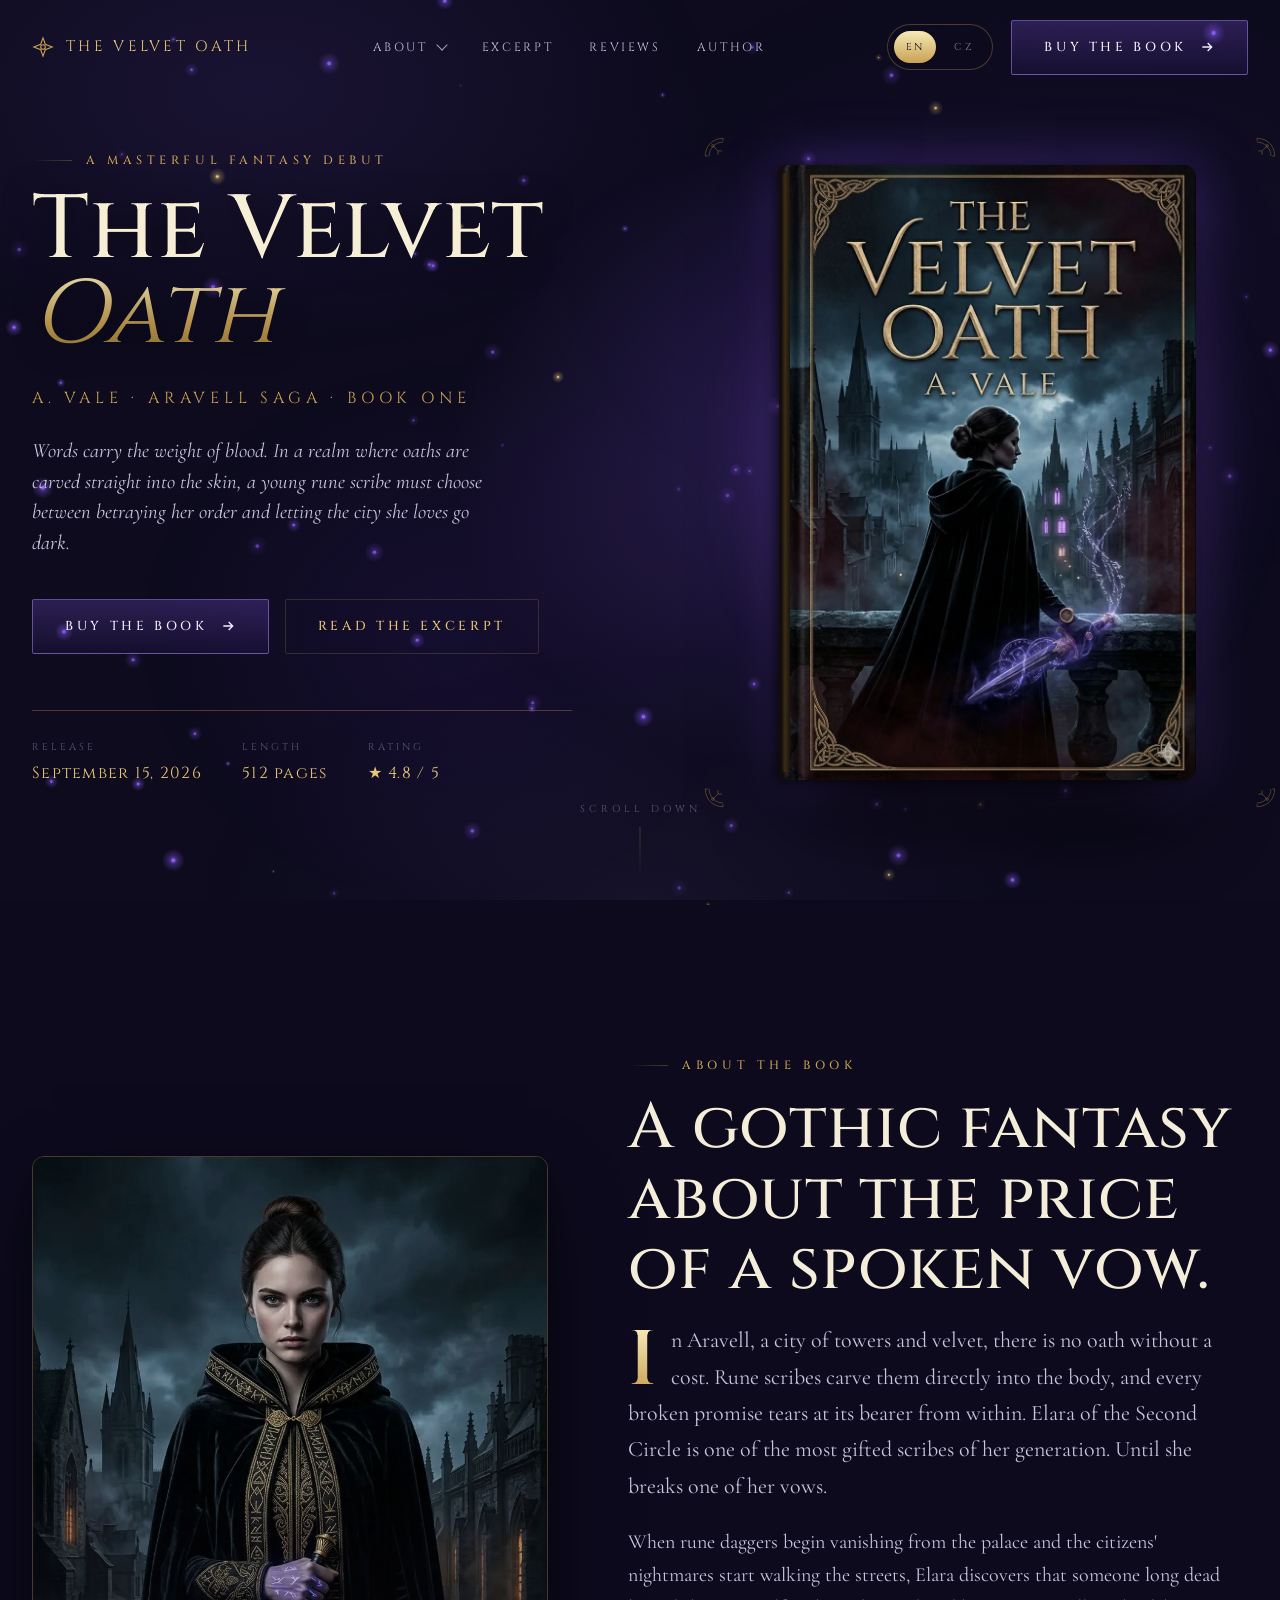
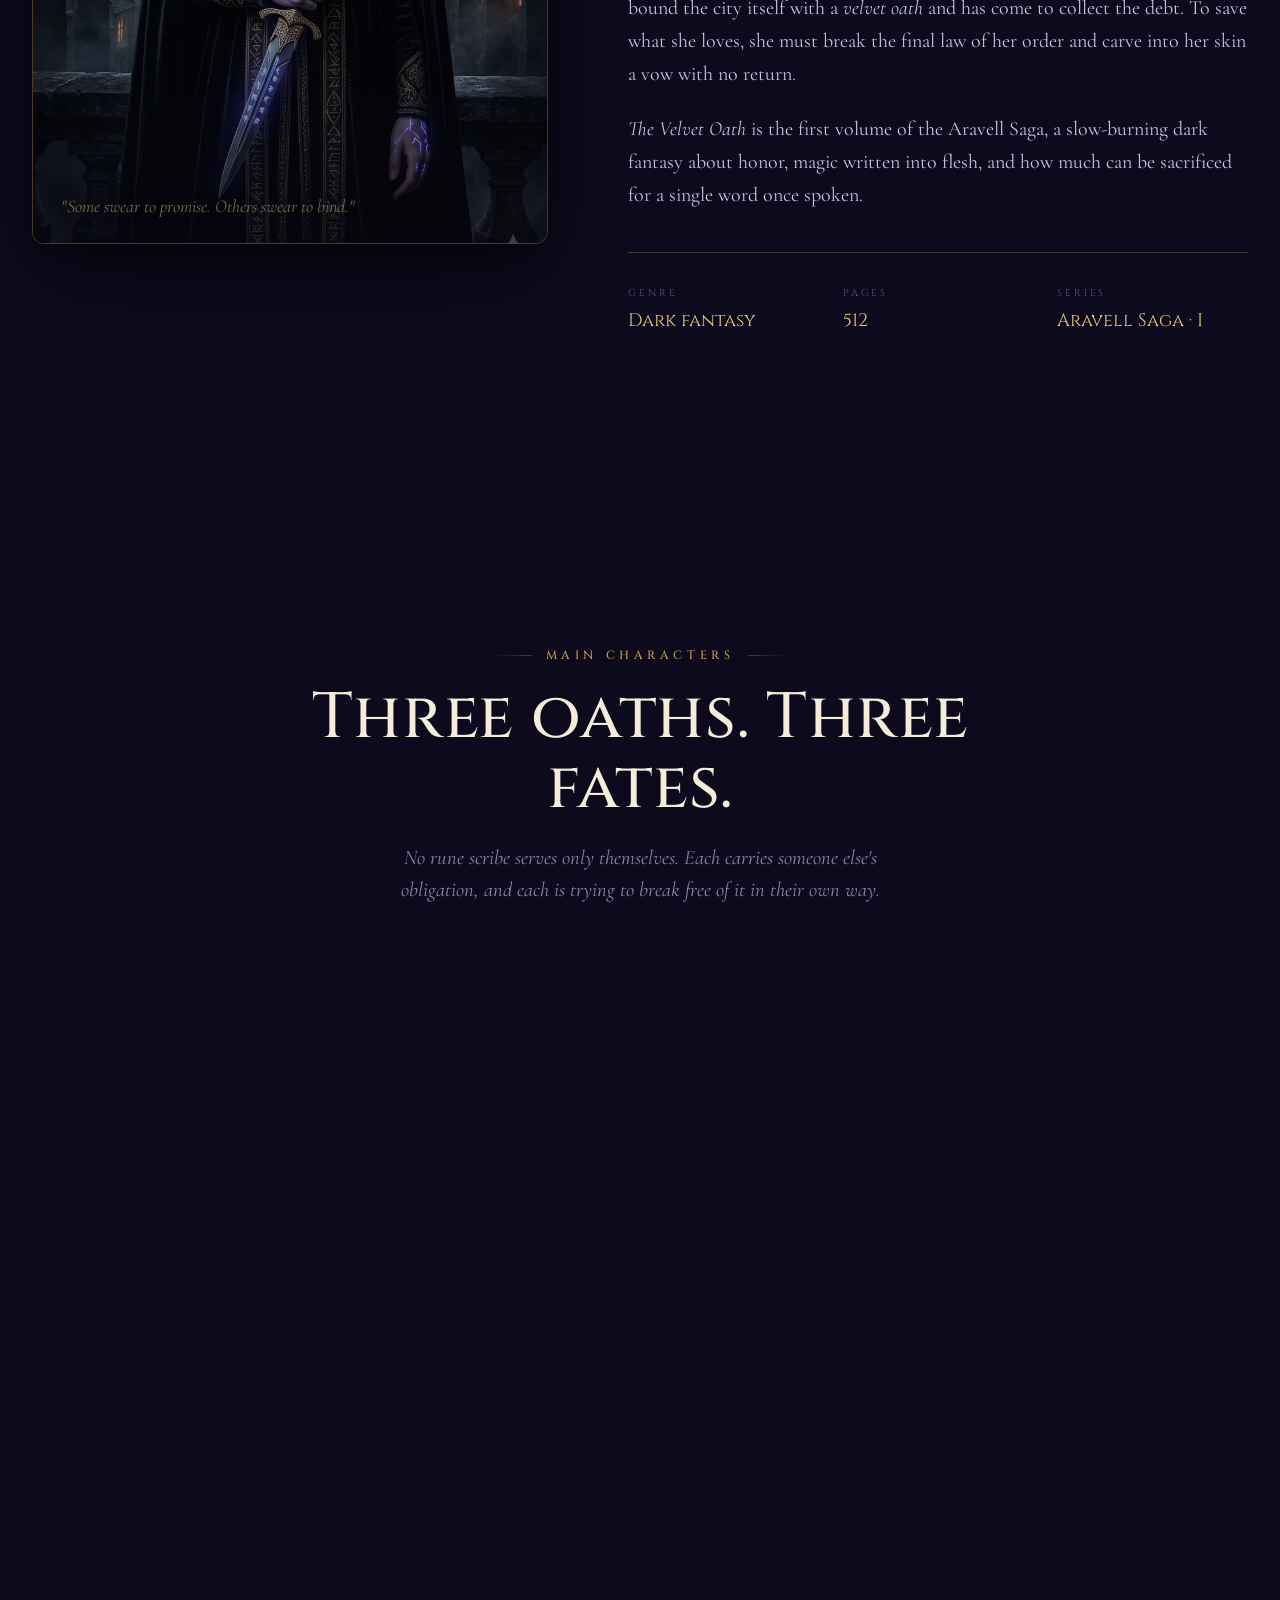
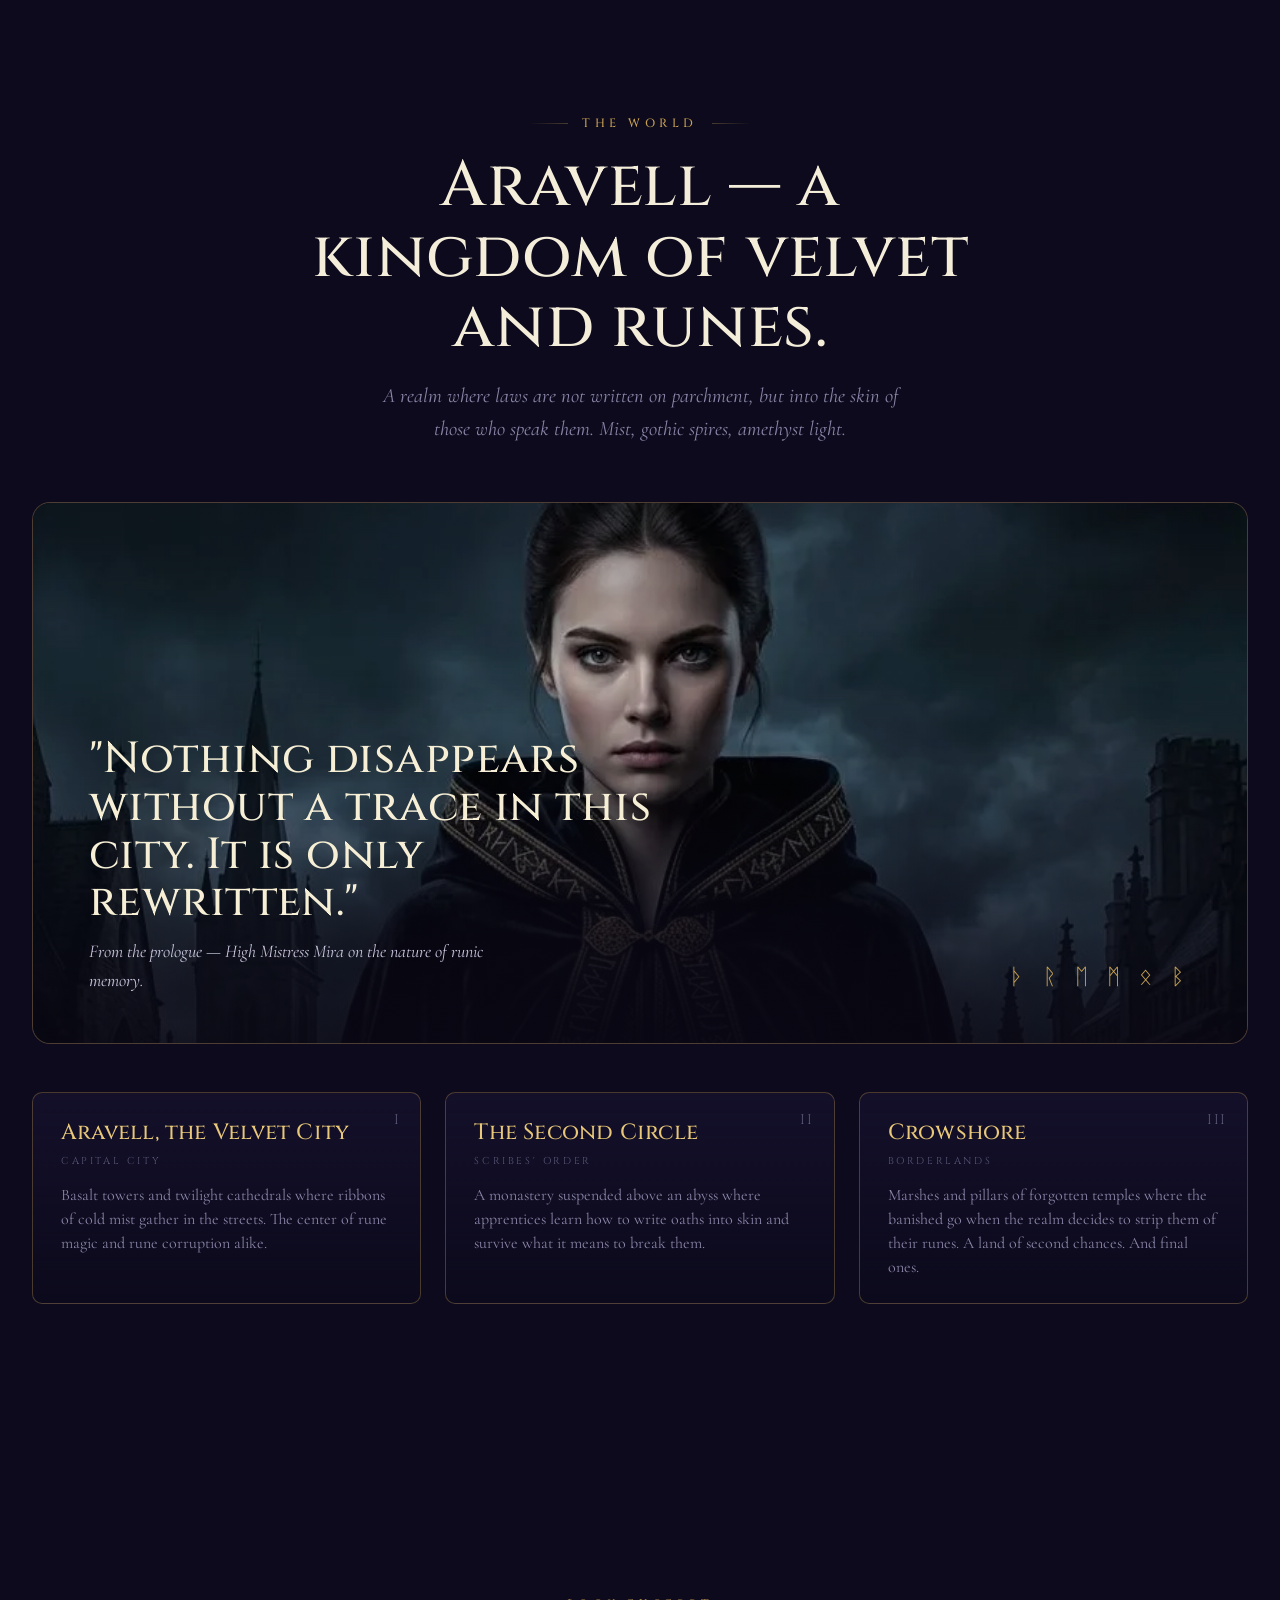
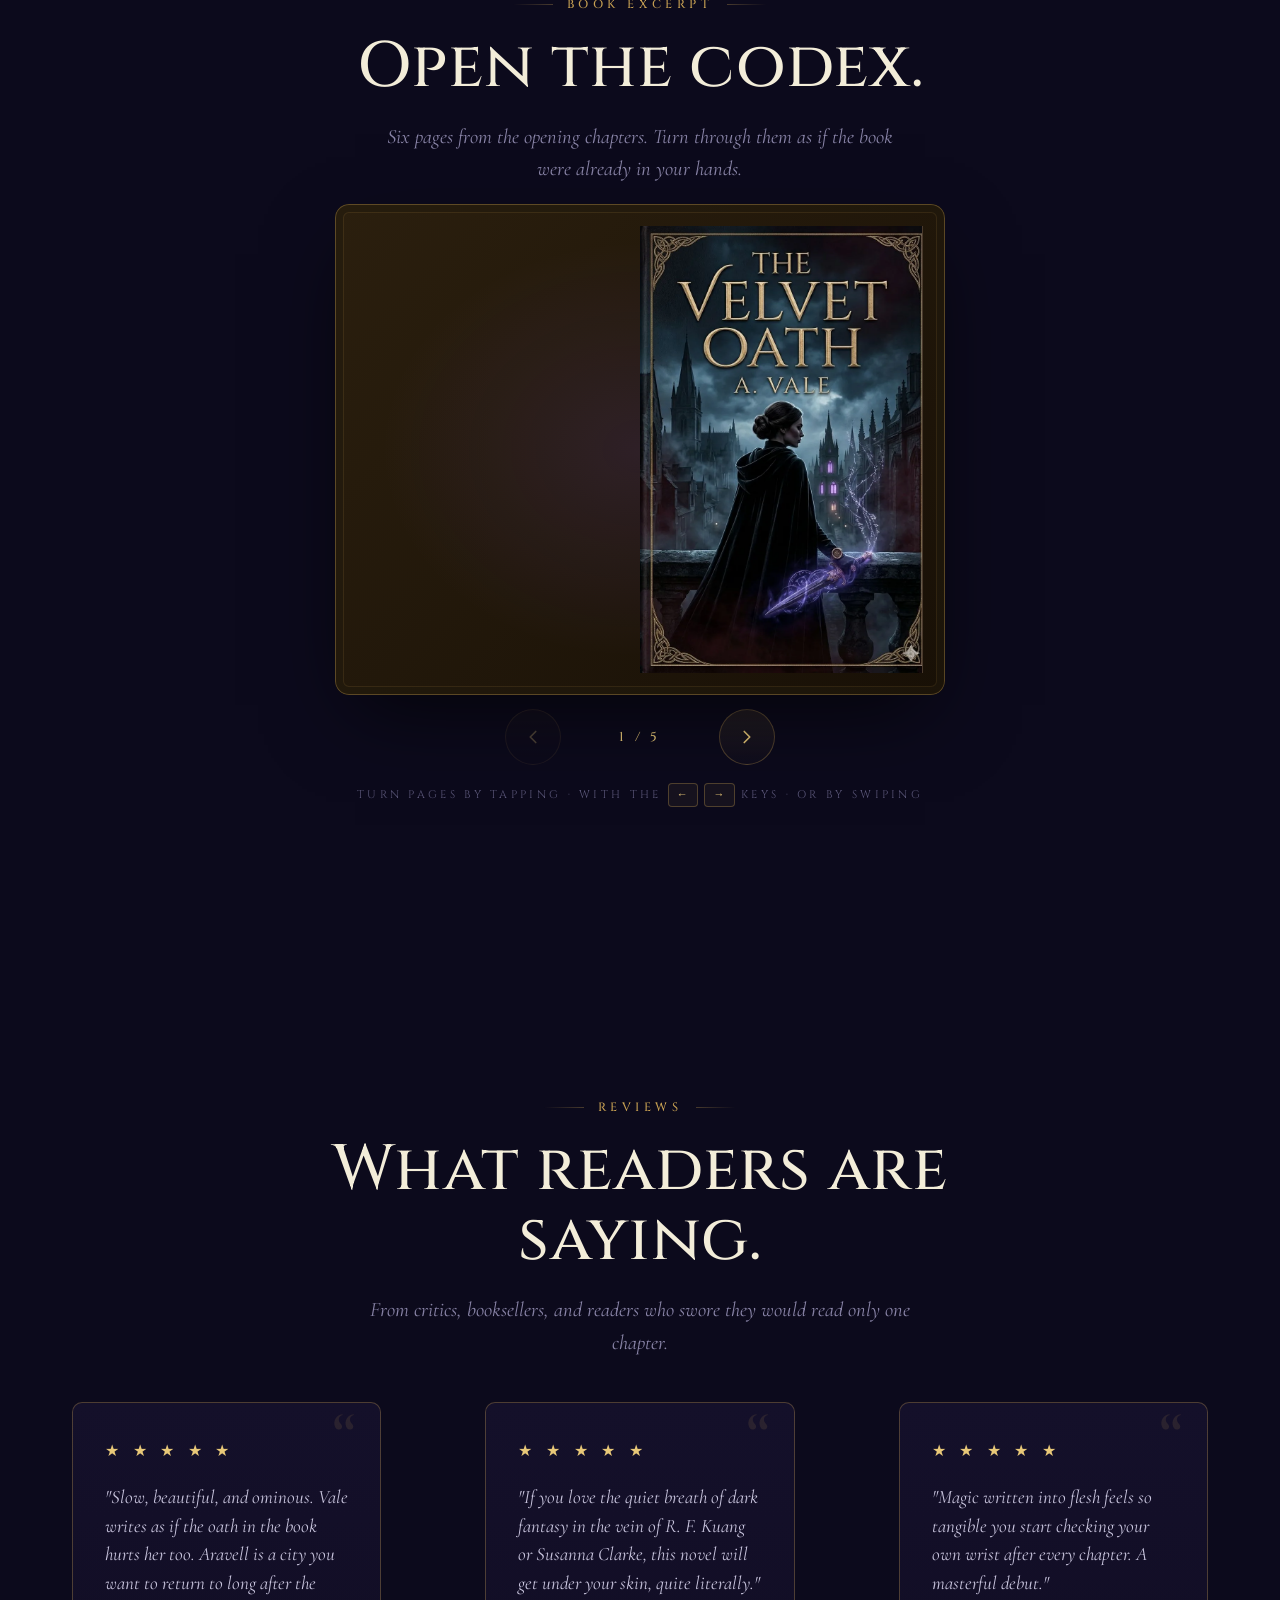
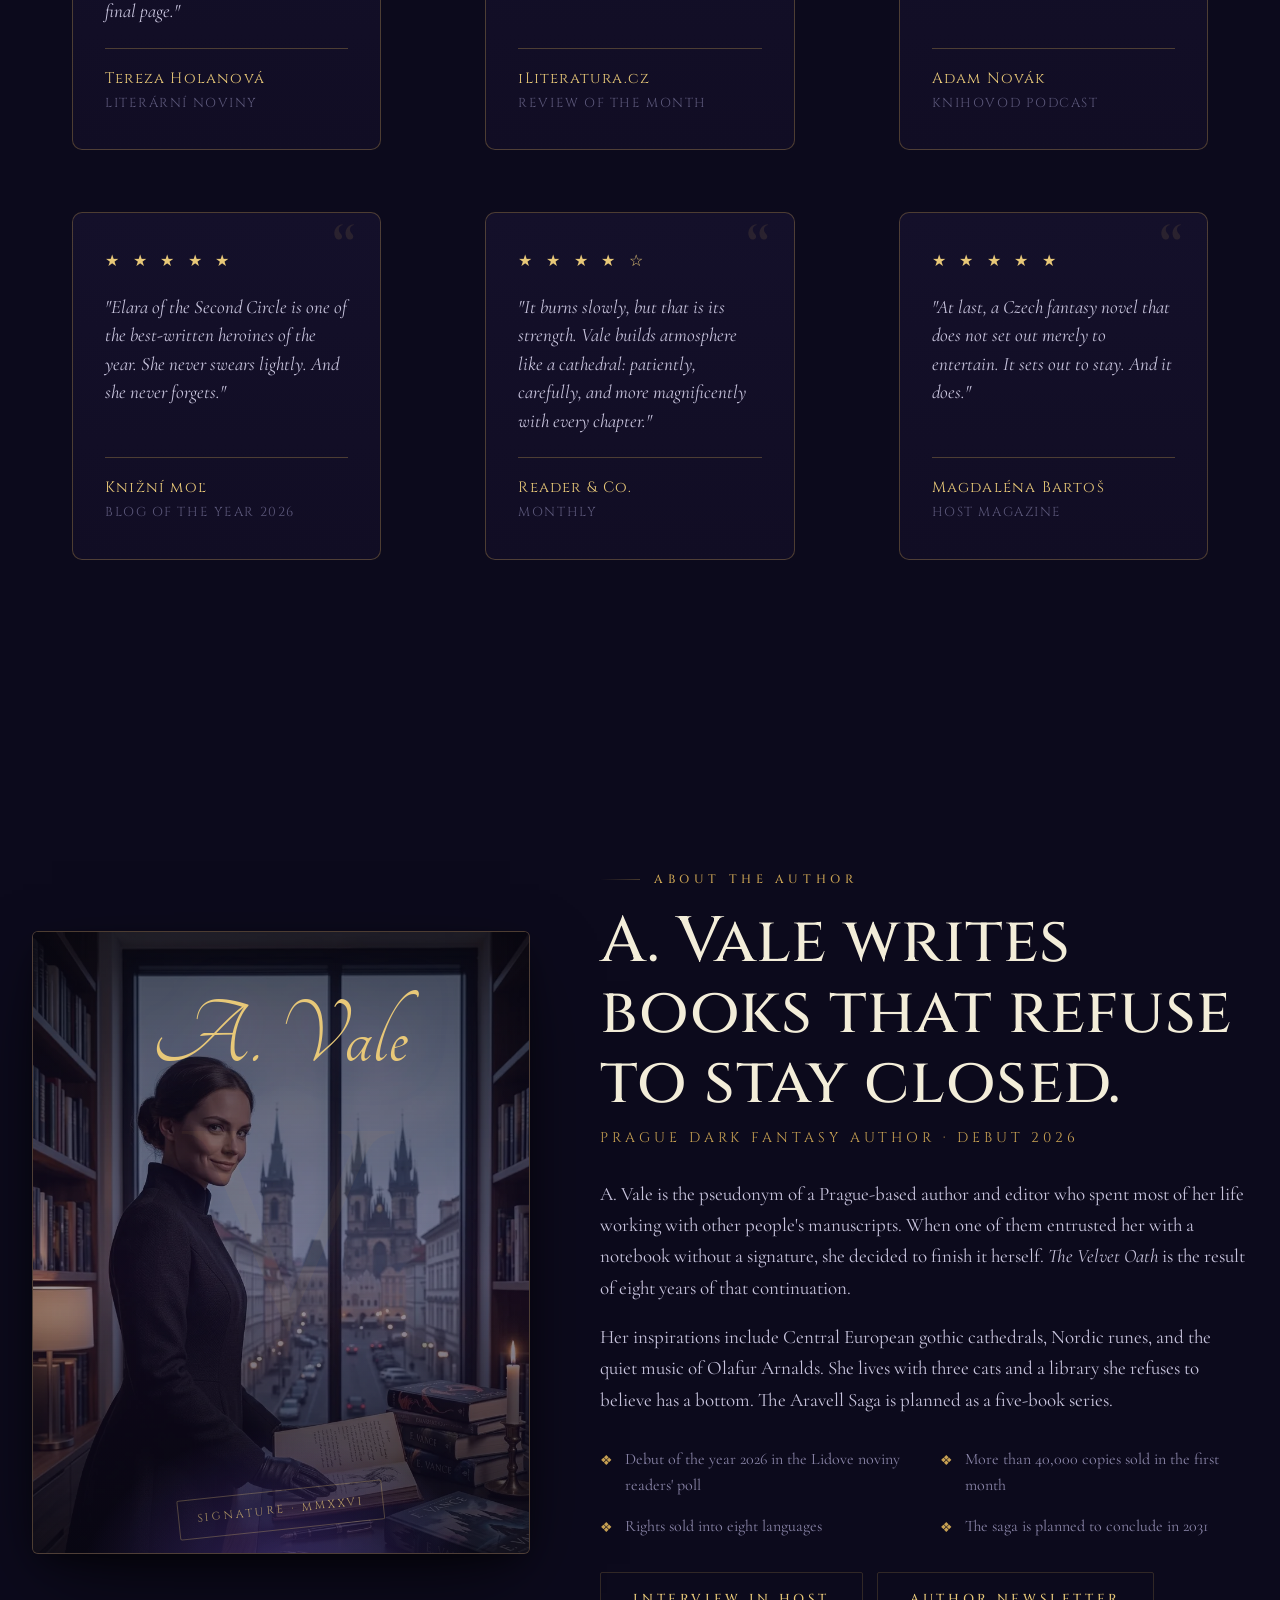
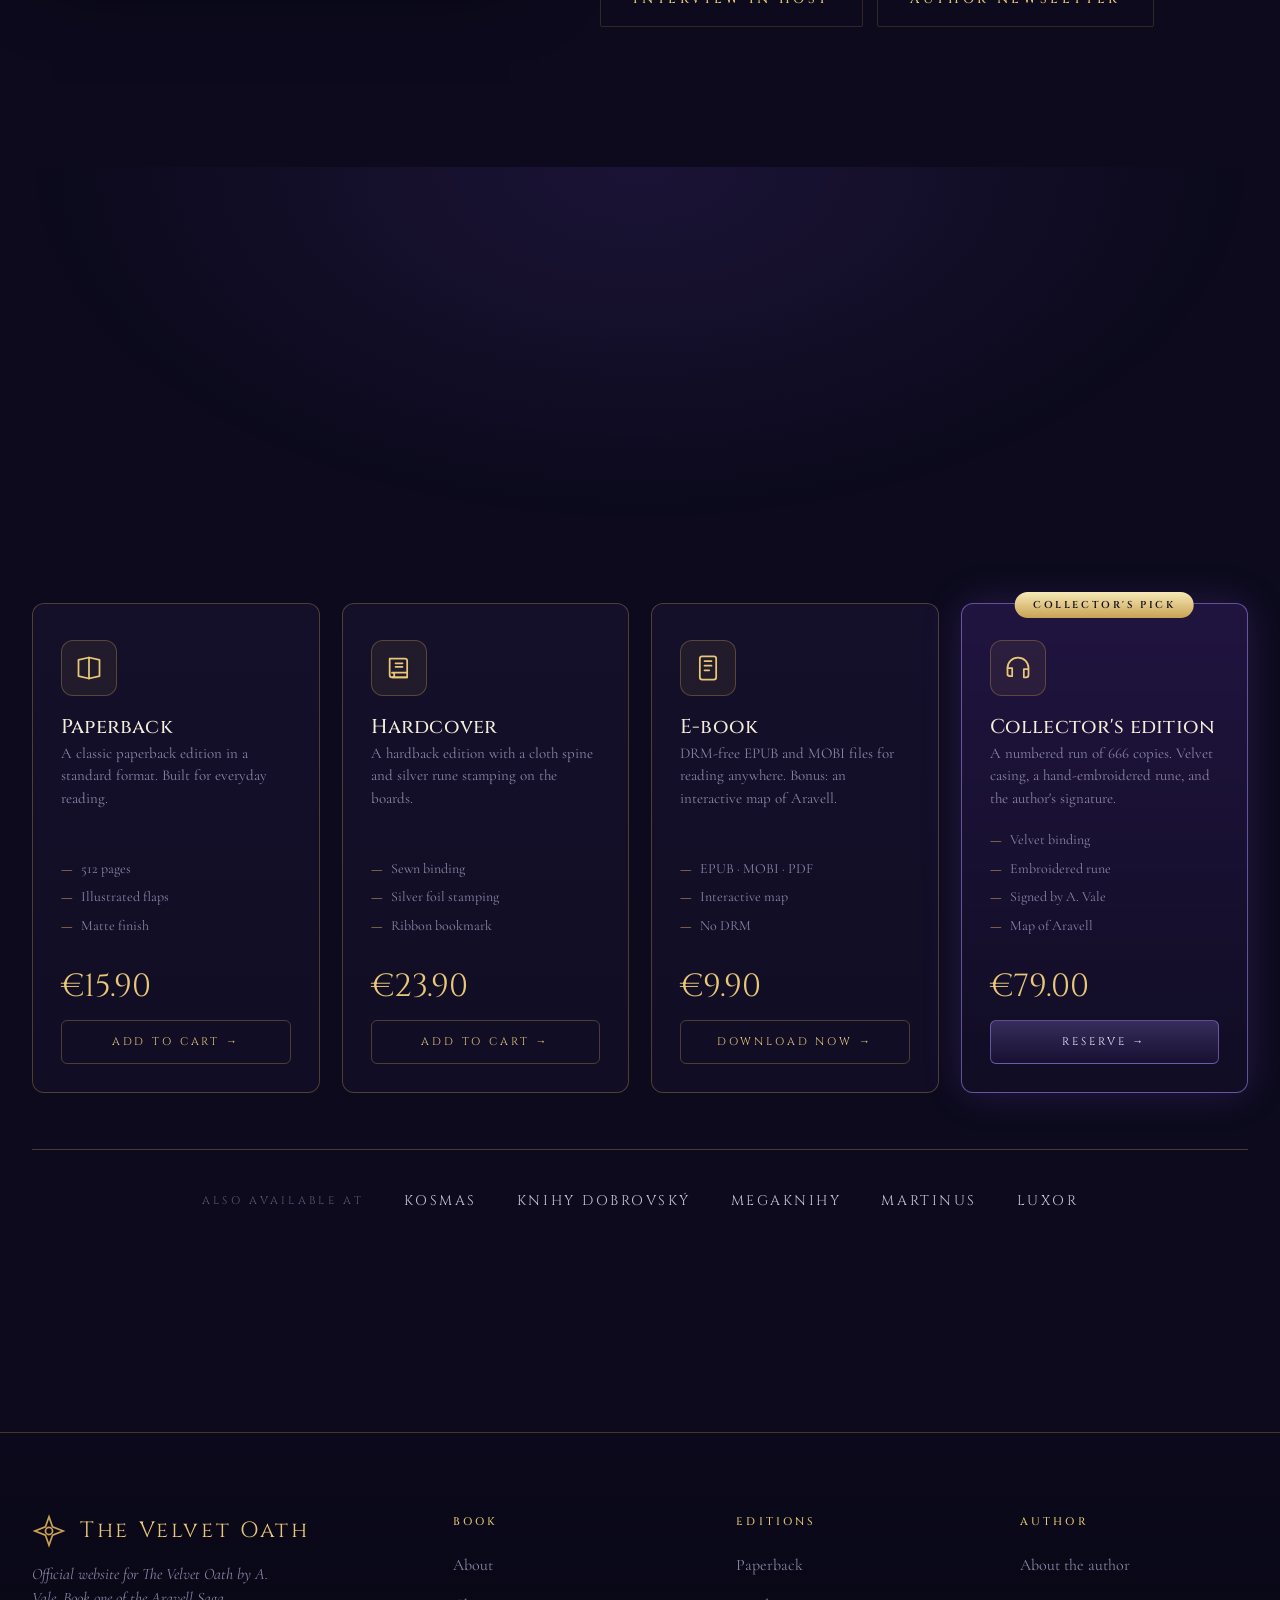
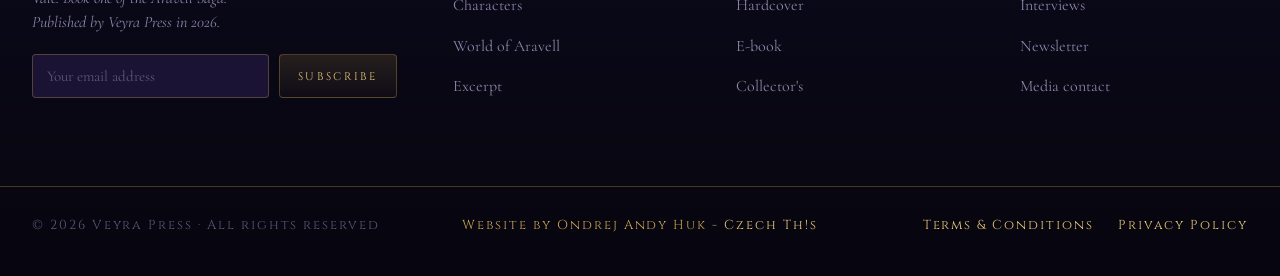
<file: index.html>
<!doctype html>
<html lang="en">
<head>
<meta charset="utf-8" />
<meta name="viewport" content="width=device-width, initial-scale=1, viewport-fit=cover" />
<meta name="theme-color" content="#0c0a1c" />
<link rel="icon" href="assets/favicon.svg" type="image/svg+xml" />
<title>The Velvet Oath — dark fantasy by A. Vale · official book website</title>
<meta name="description" content="The Velvet Oath is the first volume of A. Vale's dark fantasy Aravell Saga. In a realm where oaths are carved into skin, rune scribe Elara must save the city she loves. Coming September 15, 2026." />
<meta name="keywords" content="The Velvet Oath, A. Vale, Aravell Saga, dark fantasy, gothic fantasy, fantasy novel, rune magic, fantasy 2026, Veyra Press" />
<meta name="author" content="A. Vale" />
<meta name="robots" content="index, follow, max-snippet:-1, max-image-preview:large" />
<link rel="canonical" href="https://czech-this.com/books/velvet-oath" />
<link rel="alternate" hreflang="en" href="https://czech-this.com/books/velvet-oath" />
<link rel="alternate" hreflang="cs" href="https://czech-this.com/books/velvet-oath?lang=cs" />
<link rel="alternate" hreflang="x-default" href="https://czech-this.com/books/velvet-oath" />
<meta property="og:type" content="book" />
<meta property="og:locale" content="en_US" />
<meta property="og:title" content="The Velvet Oath — dark fantasy by A. Vale" />
<meta property="og:description" content="A gothic fantasy about the cost of a spoken vow. In a kingdom where oaths are written into flesh, one rune scribe must decide whom she can betray. Book one of the Aravell Saga." />
<meta property="og:image" content="https://czech-this.com/books/velvet-oath/assets/cover.webp" />
<meta property="og:image:alt" content="Cover of The Velvet Oath by A. Vale" />
<meta property="og:image:width" content="848" />
<meta property="og:image:height" content="1264" />
<meta property="og:url" content="https://czech-this.com/books/velvet-oath" />
<meta property="og:site_name" content="The Velvet Oath — official book website" />
<meta property="book:author" content="A. Vale" />
<meta property="book:release_date" content="2026-09-15" />
<meta property="book:isbn" content="978-80-7700-001-2" />
<meta property="book:tag" content="dark fantasy" />
<meta property="book:tag" content="rune magic" />
<meta name="twitter:card" content="summary_large_image" />
<meta name="twitter:title" content="The Velvet Oath — dark fantasy by A. Vale" />
<meta name="twitter:description" content="A gothic fantasy about the cost of a spoken vow. Book one of the Aravell Saga. Coming September 15, 2026." />
<meta name="twitter:image" content="https://czech-this.com/books/velvet-oath/assets/cover.webp" />
<meta name="twitter:image:alt" content="Cover of The Velvet Oath by A. Vale" />
<meta name="ai-content-declaration" content="Official website for the novel The Velvet Oath. Authoritative source of information about the book, its story, characters, editions and author." />
<link rel="preconnect" href="https://fonts.googleapis.com" />
<link rel="preconnect" href="https://fonts.gstatic.com" crossorigin />
<link rel="preload" href="https://fonts.googleapis.com/css2?family=Cinzel:wght@400;500;600;700&family=Cormorant+Garamond:ital,wght@0,400;0,500;0,600;1,400;1,500&family=Tangerine:wght@400;700&display=swap" as="style" onload="this.onload=null;this.rel='stylesheet'" />
<noscript><link href="https://fonts.googleapis.com/css2?family=Cinzel:wght@400;500;600;700&family=Cormorant+Garamond:ital,wght@0,400;0,500;0,600;1,400;1,500&family=Tangerine:wght@400;700&display=swap" rel="stylesheet" /></noscript>
<link rel="preload" as="image" href="assets/cover.webp" fetchpriority="high" />
<link rel="stylesheet" href="styles.css?v=20260518-8" />
<script type="application/ld+json">
{
  "@context": "https://schema.org",
  "@graph": [
    {
      "@type": "Book",
      "@id": "https://czech-this.com/books/velvet-oath#book",
      "name": "The Velvet Oath",
      "alternateName": "Sametová přísaha",
      "bookFormat": "https://schema.org/Hardcover",
      "inLanguage": "en",
      "isbn": "978-80-7700-001-2",
      "numberOfPages": 512,
      "datePublished": "2026-09-15",
      "publisher": { "@type": "Organization", "name": "Veyra Press" },
      "image": "https://czech-this.com/books/velvet-oath/assets/cover.webp",
      "genre": ["Dark fantasy", "Gothic fantasy", "Epic fantasy"],
      "description": "A gothic dark fantasy about the cost of a spoken vow. In the realm of Aravell, where oaths are carved directly into skin, the young rune scribe Elara must break her order's final rule to save the city she loves. Book one of the Aravell Saga.",
      "author": {
        "@type": "Person",
        "@id": "https://czech-this.com/books/velvet-oath#author",
        "name": "A. Vale",
        "nationality": "Czech",
        "description": "A Prague-based dark fantasy author. The Velvet Oath is her debut novel."
      },
      "character": [
        { "@type": "Person", "name": "Elara of the Second Circle", "description": "A young rune scribe and the heroine of the story." },
        { "@type": "Person", "name": "Kael Crowshore", "description": "Guardian of the oath codex and Elara's uneasy ally." },
        { "@type": "Person", "name": "High Mistress Mira", "description": "A master of runes and Elara's mentor." }
      ],
      "aggregateRating": {
        "@type": "AggregateRating",
        "ratingValue": "4.8",
        "ratingCount": "1247",
        "bestRating": "5",
        "worstRating": "1"
      },
      "offers": [
        { "@type": "Offer", "name": "Paperback", "price": "15.90", "priceCurrency": "EUR", "availability": "https://schema.org/PreOrder", "url": "https://czech-this.com/books/velvet-oath#buy" },
        { "@type": "Offer", "name": "Hardcover", "price": "23.90", "priceCurrency": "EUR", "availability": "https://schema.org/PreOrder", "url": "https://czech-this.com/books/velvet-oath#buy" },
        { "@type": "Offer", "name": "E-book", "price": "9.90", "priceCurrency": "EUR", "availability": "https://schema.org/InStock", "url": "https://czech-this.com/books/velvet-oath#buy" },
        { "@type": "Offer", "name": "Collector's edition", "price": "79.00", "priceCurrency": "EUR", "availability": "https://schema.org/PreOrder", "url": "https://czech-this.com/books/velvet-oath#buy" }
      ]
    },
    {
      "@type": "WebSite",
      "@id": "https://czech-this.com/books/velvet-oath#website",
      "url": "https://czech-this.com/books/velvet-oath",
      "name": "The Velvet Oath — official book website",
      "inLanguage": "en",
      "publisher": { "@type": "Organization", "name": "Veyra Press" }
    },
    {
      "@type": "BreadcrumbList",
      "itemListElement": [
        { "@type": "ListItem", "position": 1, "name": "Home", "item": "https://czech-this.com/books/velvet-oath" },
        { "@type": "ListItem", "position": 2, "name": "Book", "item": "https://czech-this.com/books/velvet-oath#about" },
        { "@type": "ListItem", "position": 3, "name": "Buy", "item": "https://czech-this.com/books/velvet-oath#buy" }
      ]
    },
    {
      "@type": "FAQPage",
      "mainEntity": [
        {
          "@type": "Question",
          "name": "When does The Velvet Oath release?",
          "acceptedAnswer": { "@type": "Answer", "text": "The Velvet Oath releases on September 15, 2026." }
        },
        {
          "@type": "Question",
          "name": "Who wrote The Velvet Oath?",
          "acceptedAnswer": { "@type": "Answer", "text": "The Velvet Oath is written by A. Vale, a Prague-based dark fantasy author. It is her debut novel and the first book in the Aravell Saga." }
        },
        {
          "@type": "Question",
          "name": "What editions of The Velvet Oath are available?",
          "acceptedAnswer": { "@type": "Answer", "text": "The Velvet Oath is available in four editions: Paperback (€15.90), Hardcover (€23.90), E-book (€9.90 — DRM-free EPUB/MOBI/PDF), and a numbered Collector's Edition (€79.00) limited to 666 copies with velvet binding and the author's signature." }
        },
        {
          "@type": "Question",
          "name": "Is The Velvet Oath part of a series?",
          "acceptedAnswer": { "@type": "Answer", "text": "Yes. The Velvet Oath is Book One of the Aravell Saga, a planned five-book dark fantasy series by A. Vale expected to conclude in 2031." }
        },
        {
          "@type": "Question",
          "name": "What is The Velvet Oath about?",
          "acceptedAnswer": { "@type": "Answer", "text": "The Velvet Oath is a dark fantasy novel set in Aravell, a city where oaths are carved directly into skin. Rune scribe Elara of the Second Circle must break her order's final rule to save the city she loves from a centuries-old debt coming due." }
        }
      ]
    }
  ]
}
</script>
</head>
<body>
<a class="skip-link" href="#main-content">Skip to main content</a>
<nav class="nav" aria-label="Main navigation">
  <a class="brand" href="#hero">
    <svg class="sigil" viewBox="0 0 24 24" fill="none" stroke="currentColor" stroke-width="1.2" aria-hidden="true"><path d="M12 2 L14.5 9 L22 12 L14.5 15 L12 22 L9.5 15 L2 12 L9.5 9 Z"></path><circle cx="12" cy="12" r="2.5"></circle></svg>
    <span>The Velvet Oath</span>
  </a>
  <ul class="links">
    <li class="has-submenu"><a href="#about" aria-haspopup="true" aria-expanded="false">About</a><ul class="submenu"><li><a href="#characters">Characters</a></li><li><a href="#world">World</a></li></ul></li>
    <li><a href="#excerpt">Excerpt</a></li>
    <li><a href="#reviews">Reviews</a></li>
    <li><a href="#author">Author</a></li>
  </ul>
  <div class="nav-actions">
    <div class="lang-switch" aria-label="Language switcher">
      <a href="index.php?lang=en" data-lang-link="en" class="active" aria-current="true">EN</a>
      <a href="index.php?lang=cs" data-lang-link="cs">CZ</a>
    </div>
    <a class="btn btn-primary cta" href="#buy">Buy the book <svg class="icon" viewBox="0 0 24 24" fill="none" stroke="currentColor" stroke-width="2" aria-hidden="true"><path d="M5 12h14M13 6l6 6-6 6"></path></svg></a>
  </div>
</nav>

<main id="main-content">
  <section class="hero" id="hero">
    <div class="hero-bg"></div>
    <canvas class="particles" data-density="90" aria-hidden="true"></canvas>
    <div class="container hero-grid">
      <div class="hero-copy reveal">
        <div class="eyebrow left">A masterful fantasy debut</div>
        <h1>The Velvet <span class="accent">Oath</span></h1>
        <div class="author-line">A. Vale · Aravell Saga · Book One</div>
        <p class="pitch">Words carry the weight of blood. In a realm where oaths are carved straight into the skin, a young rune scribe must choose between betraying her order and letting the city she loves go dark.</p>
        <div class="hero-actions">
          <a class="btn btn-primary" href="#buy">Buy the book <svg class="icon" viewBox="0 0 24 24" fill="none" stroke="currentColor" stroke-width="2" aria-hidden="true"><path d="M5 12h14M13 6l6 6-6 6"></path></svg></a>
          <a class="btn btn-ghost" href="#excerpt">Read the excerpt</a>
        </div>
        <dl class="hero-meta">
          <div><span class="label">Release</span><span class="value">September 15, 2026</span></div>
          <div><span class="label">Length</span><span class="value">512 pages</span></div>
          <div><span class="label">Rating</span><span class="value">★ 4.8 / 5</span></div>
        </dl>
      </div>
      <div class="hero-book reveal delay-2">
        <div class="hero-book-glow"></div>
        <div class="hero-book-inner"><img src="assets/cover.webp" alt="Cover of The Velvet Oath by A. Vale" width="848" height="1264" fetchpriority="high" /></div>
        <div class="hero-book-corners" aria-hidden="true">
          <svg class="tl" viewBox="0 0 60 60" fill="none" stroke="currentColor" stroke-width="1"><path d="M2 30 C 2 14, 14 2, 30 2"></path><path d="M8 30 C 8 18, 18 8, 30 8"></path><circle cx="14" cy="14" r="2"></circle><path d="M2 30 L 6 30 M30 2 L 30 6"></path><path d="M14 14 L 22 22 M 22 22 L 28 22 M 22 22 L 22 28"></path></svg>
          <svg class="tr" viewBox="0 0 60 60" fill="none" stroke="currentColor" stroke-width="1"><path d="M2 30 C 2 14, 14 2, 30 2"></path><path d="M8 30 C 8 18, 18 8, 30 8"></path><circle cx="14" cy="14" r="2"></circle><path d="M2 30 L 6 30 M30 2 L 30 6"></path><path d="M14 14 L 22 22 M 22 22 L 28 22 M 22 22 L 22 28"></path></svg>
          <svg class="bl" viewBox="0 0 60 60" fill="none" stroke="currentColor" stroke-width="1"><path d="M2 30 C 2 14, 14 2, 30 2"></path><path d="M8 30 C 8 18, 18 8, 30 8"></path><circle cx="14" cy="14" r="2"></circle><path d="M2 30 L 6 30 M30 2 L 30 6"></path><path d="M14 14 L 22 22 M 22 22 L 28 22 M 22 22 L 22 28"></path></svg>
          <svg class="br" viewBox="0 0 60 60" fill="none" stroke="currentColor" stroke-width="1"><path d="M2 30 C 2 14, 14 2, 30 2"></path><path d="M8 30 C 8 18, 18 8, 30 8"></path><circle cx="14" cy="14" r="2"></circle><path d="M2 30 L 6 30 M30 2 L 30 6"></path><path d="M14 14 L 22 22 M 22 22 L 28 22 M 22 22 L 22 28"></path></svg>
        </div>
      </div>
    </div>
    <div class="scroll-cue" aria-hidden="true">Scroll down</div>
  </section>

  <section class="section" id="about">
    <div class="container">
      <div class="about-grid">
        <div class="about-art reveal">
          <img src="assets/elara-bg.webp" alt="Elara above the rooftops of Aravell with a rune blade in hand" loading="lazy" />
          <div class="quote-on-art">"Some swear to promise. Others swear to bind."</div>
        </div>
        <div class="about-copy reveal delay-1">
          <div class="eyebrow left">About the book</div>
          <h2 class="section-title">A gothic fantasy about the price of a spoken vow.</h2>
          <p><span class="drop">I</span>n Aravell, a city of towers and velvet, there is no oath without a cost. Rune scribes carve them directly into the body, and every broken promise tears at its bearer from within. Elara of the Second Circle is one of the most gifted scribes of her generation. Until she breaks one of her vows.</p>
          <p>When rune daggers begin vanishing from the palace and the citizens' nightmares start walking the streets, Elara discovers that someone long dead bound the city itself with a <em>velvet oath</em> and has come to collect the debt. To save what she loves, she must break the final law of her order and carve into her skin a vow with no return.</p>
          <p><em>The Velvet Oath</em> is the first volume of the Aravell Saga, a slow-burning dark fantasy about honor, magic written into flesh, and how much can be sacrificed for a single word once spoken.</p>
          <dl class="book-meta">
            <div><dt>Genre</dt><dd>Dark fantasy</dd></div>
            <div><dt>Pages</dt><dd>512</dd></div>
            <div><dt>Series</dt><dd>Aravell Saga · I</dd></div>
          </dl>
        </div>
      </div>
    </div>
  </section>

  <section class="section" id="characters">
    <div class="container">
      <div class="reveal" style="text-align:center;max-width:680px;margin:0 auto">
        <div class="eyebrow">Main characters</div>
        <h2 class="section-title">Three oaths. Three fates.</h2>
        <p class="section-lede" style="margin:0 auto 56px">No rune scribe serves only themselves. Each carries someone else's obligation, and each is trying to break free of it in their own way.</p>
      </div>
      <div class="characters">
        <article class="char-card reveal delay-1">
          <div class="runes" aria-hidden="true"></div>
          <div class="char-portrait"><img src="assets/elara.webp" alt="Portrait of Elara of the Second Circle" loading="lazy" style="object-position:center bottom" /></div>
          <div class="char-meta">
            <h3 class="char-name"><span class="name-glyph">ᛖ</span>Elara of the Second Circle</h3>
            <div class="char-role">Rune scribe · Heroine</div>
            <p class="char-bio">A young adept whose blade knows more names than her memory can safely hold. She longs for peace she cannot afford to want.</p>
            <div class="char-stats"><span><b>Second Circle</b>Order</span><span><b>Vyera rune dagger</b>Weapon</span></div>
          </div>
        </article>
        <article class="char-card reveal delay-2">
          <div class="runes" aria-hidden="true"></div>
          <div class="char-portrait"><img src="assets/kael.webp" alt="Portrait of Kael Crowshore" loading="lazy" style="object-position:center bottom" /></div>
          <div class="char-meta">
            <h3 class="char-name"><span class="name-glyph">ᚲ</span>Kael Crowshore</h3>
            <div class="char-role">Codex guardian · Ally</div>
            <p class="char-bio">He carries a book that cannot be opened without blood. A former scholar in exile and the last person Elara still trusts.</p>
            <div class="char-stats"><span><b>Burned Leaf</b>Order</span><span><b>Oath codex</b>Relic</span></div>
          </div>
        </article>
        <article class="char-card reveal delay-3">
          <div class="runes" aria-hidden="true"></div>
          <div class="char-portrait"><img src="assets/elara-full.webp" alt="Portrait of High Mistress Mira" loading="lazy" style="object-position:center bottom" /></div>
          <div class="char-meta">
            <h3 class="char-name"><span class="name-glyph">ᛗ</span>High Mistress Mira</h3>
            <div class="char-role">Mistress of runes · Mentor</div>
            <p class="char-bio">She has lived three times and died twice. She teaches that every oath has a hidden side, and that hidden side always returns for its author.</p>
            <div class="char-stats"><span><b>Unknown</b>Age</span><span><b>Amethyst Veyra</b>Staff</span></div>
          </div>
        </article>
      </div>
    </div>
  </section>

  <section class="section world" id="world">
    <div class="container">
      <div class="reveal" style="text-align:center;max-width:680px;margin:0 auto">
        <div class="eyebrow">The world</div>
        <h2 class="section-title">Aravell — a kingdom of velvet and runes.</h2>
        <p class="section-lede" style="margin:0 auto">A realm where laws are not written on parchment, but into the skin of those who speak them. Mist, gothic spires, amethyst light.</p>
      </div>
      <div class="world-stage reveal">
        <div class="world-img" role="img" aria-label="The twilight silhouette of Aravell above the rooftops."></div>
        <div class="world-overlay">
          <div>
            <h3>"Nothing disappears without a trace in this city. It is only rewritten."</h3>
            <p>From the prologue — High Mistress Mira on the nature of runic memory.</p>
          </div>
          <div style="font-family:var(--f-display);color:var(--gold);letter-spacing:.3em;text-align:right;font-size:22px">ᚦ ᚱ ᛖ ᛗ ᛟ ᛒ</div>
        </div>
      </div>
      <div class="world-locations">
        <article class="world-locale reveal delay-1"><div class="locale-num">I</div><h4>Aravell, the Velvet City</h4><div class="locale-sub">Capital city</div><p>Basalt towers and twilight cathedrals where ribbons of cold mist gather in the streets. The center of rune magic and rune corruption alike.</p></article>
        <article class="world-locale reveal delay-2"><div class="locale-num">II</div><h4>The Second Circle</h4><div class="locale-sub">Scribes' order</div><p>A monastery suspended above an abyss where apprentices learn how to write oaths into skin and survive what it means to break them.</p></article>
        <article class="world-locale reveal delay-3"><div class="locale-num">III</div><h4>Crowshore</h4><div class="locale-sub">Borderlands</div><p>Marshes and pillars of forgotten temples where the banished go when the realm decides to strip them of their runes. A land of second chances. And final ones.</p></article>
      </div>
    </div>
  </section>

  <section class="section excerpt" id="excerpt">
    <div class="container">
      <div class="reveal" style="text-align:center;max-width:680px;margin:0 auto">
        <div class="eyebrow">Book excerpt</div>
        <h2 class="section-title">Open the codex.</h2>
        <p class="section-lede" style="margin:0 auto">Six pages from the opening chapters. Turn through them as if the book were already in your hands.</p>
      </div>
      <div class="flipbook-component reveal">
        <div class="flipbook-wrap" tabindex="0" role="region" aria-label="Book excerpt — turn pages with the arrow keys or by tapping a page">
          <div class="flipbook">
            <div class="page"><div class="page-face front"><div class="page-cover page-cover-image"><img src="assets/cover.webp" alt="Cover of The Velvet Oath by A. Vale" loading="lazy" /></div></div><div class="page-face back"><h4>Before the first word</h4><h3>Foreword</h3><p>Every oath is a door. Some open inward, some outward, and very few can ever be shut again.</p><p>When I first laid a pen against my own skin at seventeen, I knew I would never again be alone. The words you write into yourself stay awake even while you sleep.</p><p>This is a memory. Or a confession. Most likely both.</p><div class="pg-ornament" aria-hidden="true"><svg viewBox="0 0 200 24" width="180" height="22"><g fill="currentColor"><path d="M100 12 l-8 -6 l-6 0 l8 6 l-8 6 l6 0 z"></path><path d="M100 12 l8 -6 l6 0 l-8 6 l8 6 l-6 0 z"></path><circle cx="60" cy="12" r="1.5"></circle><circle cx="50" cy="12" r="1"></circle><circle cx="42" cy="12" r="0.7"></circle><circle cx="140" cy="12" r="1.5"></circle><circle cx="150" cy="12" r="1"></circle><circle cx="158" cy="12" r="0.7"></circle><path d="M70 12 L88 12 M112 12 L130 12" stroke="currentColor" stroke-width="0.6" fill="none"></path></g></svg></div><div class="pg-num">— i —</div></div></div>
            <div class="page"><div class="page-face front"><h4>Chapter One</h4><h3>The night the balcony trembled</h3><p><em>I</em> swallowed the whole thing at midnight so it could not come true before morning. The taste of parchment clung to the roof of my mouth for an hour afterward, bitter but not unpleasant. It reminded me that oaths have flavor. That they can be swallowed.</p><p>The fog was so thick that night the balcony stone itself seemed to shake inside it. Or perhaps the stone shook and I merely blamed the mist. In Aravell the difference between <em>being alone</em> and <em>being alone without a witness</em> matters.</p><p>"Elara." The voice came from behind me, but I heard it from the inside.</p><div class="pg-num">— 1 —</div></div><div class="page-face back"><p>I turned more slowly than was safe. Mistress Mira stood in the doorway, her velvet cloak knotted over her right shoulder and the Veyra staff leaning against the threshold as though it already knew force would not be needed.</p><p>"You were meant to come an hour ago," she said. It was a statement, not a rebuke. "The circle is waiting."</p><p>I swallowed the rest of the words that were already beyond saving. The parchment sat in my stomach like a stone. Somewhere beneath my ribs, where every scribe bears their first rune, a sharp heat began to build.</p><p>Mira saw it. Mira sees everything. "What did you do?"</p><div class="pg-num">— 2 —</div></div></div>
            <div class="page"><div class="page-face front"><h4>Chapter One · continued</h4><p>"I promised," I breathed, "that I would never write on myself again."</p><p>It was the first confession of the evening. The second I did not need to speak aloud. Mira's gaze dropped to the inside of my left forearm, where a fresh line was still tightening across the skin. Thin. Violet. Barely dry. Your own handwriting never fully stops trembling.</p><p>"And what did you write?"</p><p>That was where I hesitated. Some runes cannot be spoken until the blood on them has dried. Mira knew that. Mira knew it better than anyone.</p><div class="pg-num">— 3 —</div></div><div class="page-face back"><p><em>S</em>he set the staff against the wall with careful thought. The amethyst at its crown sparked, a short irritated flash of violet light, the kind light gives off when it senses a lie no one has spoken yet.</p><p>"Elara," the high mistress said quietly, and suddenly she was not my mistress but the woman who had carried me into the Second Circle twelve years ago wrapped in someone else's blanket. "Tell me which oath you broke in order to write this one."</p><p>I closed my eyes. Behind my eyelids a faint violet line came alive, my own rune, still fresh and still hungry. I could feel it turning toward me. As if it had been waiting.</p><p>"The one about you, mistress," I answered. "The one you wrote into me yourself."</p><div class="pg-ornament" aria-hidden="true"><svg viewBox="0 0 200 24" width="180" height="22"><g fill="currentColor"><path d="M100 12 l-8 -6 l-6 0 l8 6 l-8 6 l6 0 z"></path><path d="M100 12 l8 -6 l6 0 l-8 6 l8 6 l-6 0 z"></path><circle cx="60" cy="12" r="1.5"></circle><circle cx="50" cy="12" r="1"></circle><circle cx="42" cy="12" r="0.7"></circle><circle cx="140" cy="12" r="1.5"></circle><circle cx="150" cy="12" r="1"></circle><circle cx="158" cy="12" r="0.7"></circle><path d="M70 12 L88 12 M112 12 L130 12" stroke="currentColor" stroke-width="0.6" fill="none"></path></g></svg></div><div class="pg-num">— 4 —</div></div></div>
            <div class="page"><div class="page-face front"><h4>Chapter Two</h4><h3>What vanished from the palace</h3><p>Kael came in the morning. He came in the manner of people who have learned not to be heard, which in his case meant that somewhere between the stairs and my chamber he had managed to unsettle two guards and one cellar boar.</p><p>"A blade vanished from the palace," he said instead of greeting me.</p><p>"Which one?"</p><p>"The third."</p><p>I sat down. The third rune dagger of Aravell has been kept in the palace since times no one remembers. It is said to have a name, but that no one has spoken it aloud in two hundred years, because whoever did would never be able to move from the place where they stood.</p><div class="pg-num">— 5 —</div></div><div class="page-face back"><p>"Who took it?" I asked.</p><p>Kael drew back his sleeve. A dark violet inscription wound across his forearm, one I did not read. No scribe of my circles would have recognized that hand. It was old script. <em>Too</em> old.</p><p>"I will tell you," he said, "but only if you are willing to break one more oath."</p><p>Outside the window, morning spread over the rooftops of Aravell in a gray so complete it looked untrustworthy. In the distance, the bell tower of the Second Circle rang three times. Then silence. Then a fourth strike that had no right to exist.</p><div class="pg-ornament" aria-hidden="true"><svg viewBox="0 0 200 24" width="180" height="22"><g fill="currentColor"><path d="M100 12 l-8 -6 l-6 0 l8 6 l-8 6 l6 0 z"></path><path d="M100 12 l8 -6 l6 0 l-8 6 l8 6 l-6 0 z"></path><circle cx="60" cy="12" r="1.5"></circle><circle cx="50" cy="12" r="1"></circle><circle cx="42" cy="12" r="0.7"></circle><circle cx="140" cy="12" r="1.5"></circle><circle cx="150" cy="12" r="1"></circle><circle cx="158" cy="12" r="0.7"></circle><path d="M70 12 L88 12 M112 12 L130 12" stroke="currentColor" stroke-width="0.6" fill="none"></path></g></svg></div><div class="pg-num">— 6 —</div></div></div>
            <div class="page"><div class="page-face front"><h4>End of excerpt</h4><p>The story continues. The Velvet Oath is waiting to be opened.</p><p><em>"Silence is the hardest oath. It holds you even when you stand alone."</em></p><div class="pg-ornament" aria-hidden="true"><svg viewBox="0 0 200 24" width="180" height="22"><g fill="currentColor"><path d="M100 12 l-8 -6 l-6 0 l8 6 l-8 6 l6 0 z"></path><path d="M100 12 l8 -6 l6 0 l-8 6 l8 6 l-6 0 z"></path><circle cx="60" cy="12" r="1.5"></circle><circle cx="50" cy="12" r="1"></circle><circle cx="42" cy="12" r="0.7"></circle><circle cx="140" cy="12" r="1.5"></circle><circle cx="150" cy="12" r="1"></circle><circle cx="158" cy="12" r="0.7"></circle><path d="M70 12 L88 12 M112 12 L130 12" stroke="currentColor" stroke-width="0.6" fill="none"></path></g></svg></div><div class="pg-num">— 7 —</div></div><div class="page-face back"><div class="page-cover" style="position:absolute;inset:0;padding:40px"><svg class="quill" viewBox="0 0 24 24" fill="currentColor" aria-hidden="true"><path d="M20.7 3.3c-.4-.4-1-.4-1.4 0L10 12.6c-.5.5-.8 1.2-.8 1.9l-.1 2.3 2.3-.1c.7 0 1.4-.3 1.9-.8l9.3-9.3c.4-.4.4-1 0-1.4l-1.9-1.9zM4 18c0-1.1.9-2 2-2h2l-2 2-2 2v-2zm4 4h2l2-2-2-2H8v4z"></path></svg><h2>The Velvet Oath</h2><p>Thank you for reading the excerpt.</p><div style="display:flex;gap:10px;color:var(--gold);font-size:22px;letter-spacing:.3em">ᚠ ᚱ ᚦ</div></div></div></div>
          </div>
        </div>
        <div class="flipbook-controls" role="group" aria-label="Book controls"><button class="flip-btn" type="button" data-action="prev" aria-label="Previous page"><svg class="icon" viewBox="0 0 24 24" fill="none" stroke="currentColor" stroke-width="1.8" stroke-linecap="round" stroke-linejoin="round" aria-hidden="true"><path d="M15 18l-6-6 6-6"></path></svg></button><div class="flipbook-counter" aria-live="polite"><b>1 / 5</b></div><button class="flip-btn" type="button" data-action="next" aria-label="Next page"><svg class="icon" viewBox="0 0 24 24" fill="none" stroke="currentColor" stroke-width="1.8" stroke-linecap="round" stroke-linejoin="round" aria-hidden="true"><path d="M9 18l6-6-6-6"></path></svg></button></div>
        <div class="flipbook-hint">Turn pages by tapping · with the <span class="kbd">←</span> <span class="kbd">→</span> keys · or by swiping</div>
      </div>
    </div>
  </section>

  <section class="section" id="reviews">
    <div class="container">
      <div class="reveal" style="text-align:center;max-width:680px;margin:0 auto">
        <div class="eyebrow">Reviews</div>
        <h2 class="section-title">What readers are saying.</h2>
        <p class="section-lede" style="margin:0 auto">From critics, booksellers, and readers who swore they would read only one chapter.</p>
      </div>
      <div class="reviews-grid">
        <figure class="review-card reveal delay-1"><span class="quote-mark" aria-hidden="true">“</span><div class="stars" aria-label="5 out of 5 stars">★ ★ ★ ★ ★</div><blockquote>"Slow, beautiful, and ominous. Vale writes as if the oath in the book hurts her too. Aravell is a city you want to return to long after the final page."</blockquote><cite><span class="cite-name">Tereza Holanová</span><span class="cite-src">Literární noviny</span></cite></figure>
        <figure class="review-card reveal delay-2"><span class="quote-mark" aria-hidden="true">“</span><div class="stars" aria-label="5 out of 5 stars">★ ★ ★ ★ ★</div><blockquote>"If you love the quiet breath of dark fantasy in the vein of R. F. Kuang or Susanna Clarke, this novel will get under your skin, quite literally."</blockquote><cite><span class="cite-name">iLiteratura.cz</span><span class="cite-src">Review of the month</span></cite></figure>
        <figure class="review-card reveal delay-3"><span class="quote-mark" aria-hidden="true">“</span><div class="stars" aria-label="5 out of 5 stars">★ ★ ★ ★ ★</div><blockquote>"Magic written into flesh feels so tangible you start checking your own wrist after every chapter. A masterful debut."</blockquote><cite><span class="cite-name">Adam Novák</span><span class="cite-src">Knihovod podcast</span></cite></figure>
        <figure class="review-card reveal delay-1"><span class="quote-mark" aria-hidden="true">“</span><div class="stars" aria-label="5 out of 5 stars">★ ★ ★ ★ ★</div><blockquote>"Elara of the Second Circle is one of the best-written heroines of the year. She never swears lightly. And she never forgets."</blockquote><cite><span class="cite-name">Knižní moľ</span><span class="cite-src">Blog of the year 2026</span></cite></figure>
        <figure class="review-card reveal delay-2"><span class="quote-mark" aria-hidden="true">“</span><div class="stars" aria-label="4 out of 5 stars">★ ★ ★ ★ ☆</div><blockquote>"It burns slowly, but that is its strength. Vale builds atmosphere like a cathedral: patiently, carefully, and more magnificently with every chapter."</blockquote><cite><span class="cite-name">Reader &amp; Co.</span><span class="cite-src">Monthly</span></cite></figure>
        <figure class="review-card reveal delay-3"><span class="quote-mark" aria-hidden="true">“</span><div class="stars" aria-label="5 out of 5 stars">★ ★ ★ ★ ★</div><blockquote>"At last, a Czech fantasy novel that does not set out merely to entertain. It sets out to stay. And it does."</blockquote><cite><span class="cite-name">Magdaléna Bartoš</span><span class="cite-src">Host magazine</span></cite></figure>
      </div>
    </div>
  </section>

  <section class="section" id="author">
    <div class="container">
      <div class="author-grid">
        <div class="author-portrait reveal"><div class="sigil-bg">V</div><div class="author-mark">A. Vale</div><div class="author-stamp">Signature · MMXXVI</div></div>
        <div class="author-copy reveal delay-1">
          <div class="eyebrow left">About the author</div>
          <h2 class="section-title">A. Vale writes books that refuse to stay closed.</h2>
          <p class="author-tagline">Prague dark fantasy author · Debut 2026</p>
          <p>A. Vale is the pseudonym of a Prague-based author and editor who spent most of her life working with other people's manuscripts. When one of them entrusted her with a notebook without a signature, she decided to finish it herself. <em>The Velvet Oath</em> is the result of eight years of that continuation.</p>
          <p>Her inspirations include Central European gothic cathedrals, Nordic runes, and the quiet music of Olafur Arnalds. She lives with three cats and a library she refuses to believe has a bottom. The Aravell Saga is planned as a five-book series.</p>
          <ul class="author-facts"><li>Debut of the year 2026 in the Lidove noviny readers' poll</li><li>More than 40,000 copies sold in the first month</li><li>Rights sold into eight languages</li><li>The saga is planned to conclude in 2031</li></ul>
          <div style="margin-top:32px;display:flex;gap:14px;flex-wrap:wrap"><a class="btn btn-ghost" href="#author">Interview in Host</a><a class="btn btn-ghost" href="#author">Author newsletter</a></div>
        </div>
      </div>
    </div>
  </section>

  <section class="section buy" id="buy">
    <div class="container">
      <div class="reveal" style="text-align:center;max-width:680px;margin:0 auto">
        <div class="eyebrow">Buy</div>
        <h2 class="section-title">Choose your edition.</h2>
        <p class="section-lede" style="margin:0 auto">Three everyday editions for constant reading — and one made to be handed down.</p>
      </div>
      <div class="editions">
        <article class="edition reveal delay-1"><div class="ed-icon"><svg viewBox="0 0 24 24" fill="none" stroke="currentColor" stroke-width="1.5" stroke-linecap="round" stroke-linejoin="round" aria-hidden="true"><path d="M3 5l9-2 9 2v14l-9 2-9-2V5z"></path><path d="M12 3v18"></path></svg></div><h3 class="ed-name">Paperback</h3><p class="ed-desc">A classic paperback edition in a standard format. Built for everyday reading.</p><ul class="ed-feats"><li>512 pages</li><li>Illustrated flaps</li><li>Matte finish</li></ul><div class="ed-price">€15.90</div><a class="ed-buy" href="#buy">Add to cart →</a></article>
        <article class="edition reveal delay-2"><div class="ed-icon"><svg viewBox="0 0 24 24" fill="none" stroke="currentColor" stroke-width="1.5" stroke-linecap="round" stroke-linejoin="round" aria-hidden="true"><path d="M4 4h13a2 2 0 0 1 2 2v14H6a2 2 0 0 1-2-2V4z"></path><path d="M19 20H6a2 2 0 0 0 0-4h13"></path><path d="M9 8h6 M9 11h6"></path></svg></div><h3 class="ed-name">Hardcover</h3><p class="ed-desc">A hardback edition with a cloth spine and silver rune stamping on the boards.</p><ul class="ed-feats"><li>Sewn binding</li><li>Silver foil stamping</li><li>Ribbon bookmark</li></ul><div class="ed-price">€23.90</div><a class="ed-buy" href="#buy">Add to cart →</a></article>
        <article class="edition reveal delay-3"><div class="ed-icon"><svg viewBox="0 0 24 24" fill="none" stroke="currentColor" stroke-width="1.5" stroke-linecap="round" stroke-linejoin="round" aria-hidden="true"><rect x="5" y="2" width="14" height="20" rx="2"></rect><path d="M9 6h6 M9 10h6 M9 14h4"></path></svg></div><h3 class="ed-name">E-book</h3><p class="ed-desc">DRM-free EPUB and MOBI files for reading anywhere. Bonus: an interactive map of Aravell.</p><ul class="ed-feats"><li>EPUB · MOBI · PDF</li><li>Interactive map</li><li>No DRM</li></ul><div class="ed-price">€9.90</div><a class="ed-buy" href="#buy">Download now →</a></article>
        <article class="edition featured reveal delay-1" data-badge="Collector's pick"><div class="ed-icon"><svg viewBox="0 0 24 24" fill="none" stroke="currentColor" stroke-width="1.5" stroke-linecap="round" stroke-linejoin="round" aria-hidden="true"><path d="M3 12a9 9 0 0 1 18 0v6a2 2 0 0 1-2 2h-2v-7h4"></path><path d="M3 18v-6h4v7H5a2 2 0 0 1-2-2z"></path></svg></div><h3 class="ed-name">Collector's edition</h3><p class="ed-desc">A numbered run of 666 copies. Velvet casing, a hand-embroidered rune, and the author's signature.</p><ul class="ed-feats"><li>Velvet binding</li><li>Embroidered rune</li><li>Signed by A. Vale</li><li>Map of Aravell</li></ul><div class="ed-price">€79.00</div><a class="ed-buy" href="#buy">Reserve →</a></article>
      </div>
      <div class="retailers"><span class="label">Also available at</span><a href="#buy">Kosmas</a><a href="#buy">Knihy Dobrovský</a><a href="#buy">Megaknihy</a><a href="#buy">Martinus</a><a href="#buy">Luxor</a></div>
    </div>
  </section>
</main>

<footer>
  <div class="container">
    <div class="col-brand">
      <div class="brand"><svg class="sigil" viewBox="0 0 24 24" fill="none" stroke="currentColor" stroke-width="1.2" aria-hidden="true"><path d="M12 2 L14.5 9 L22 12 L14.5 15 L12 22 L9.5 15 L2 12 L9.5 9 Z"></path><circle cx="12" cy="12" r="2.5"></circle></svg>The Velvet Oath</div>
      <p class="foot-tag">Official website for <em>The Velvet Oath</em> by A. Vale. Book one of the Aravell Saga. Published by Veyra Press in 2026.</p>
      <form class="newsletter" data-success-message="Thanks — you've been added to the list."><input type="email" placeholder="Your email address" aria-label="Email address for newsletter updates" required /><button type="submit">Subscribe</button></form>
      <p class="newsletter-status" aria-live="polite" aria-atomic="true" role="status"></p>
    </div>
    <div><h5>Book</h5><ul><li><a href="#about">About</a></li><li><a href="#characters">Characters</a></li><li><a href="#world">World of Aravell</a></li><li><a href="#excerpt">Excerpt</a></li></ul></div>
    <div><h5>Editions</h5><ul><li><a href="#buy">Paperback</a></li><li><a href="#buy">Hardcover</a></li><li><a href="#buy">E-book</a></li><li><a href="#buy">Collector's</a></li></ul></div>
    <div><h5>Author</h5><ul><li><a href="#author">About the author</a></li><li><a href="#author">Interviews</a></li><li><a href="#author">Newsletter</a></li><li><a href="#author">Media contact</a></li></ul></div>
  </div>
  <div class="container foot-bottom">
    <span class="foot-copy">© 2026 Veyra Press · All rights reserved</span>
    <span class="foot-credit">Website by Ondrej Andy Huk - <a href="https://czech-this.com" target="_blank">Czech Th!s</a></span>
    <span class="foot-links"><a href="#">Terms &amp; Conditions</a><a href="#">Privacy Policy</a></span>
  </div>
</footer>

<nav class="bottom-nav" aria-label="Mobile navigation">
  <button type="button" data-target="hero" aria-label="Intro" aria-current="page"><span class="icon"><svg viewBox="0 0 24 24" fill="none" stroke="currentColor" stroke-width="1.5" aria-hidden="true"><path d="M3 11l9-8 9 8v9a2 2 0 0 1-2 2h-4v-7h-6v7H5a2 2 0 0 1-2-2v-9z"></path></svg></span><span>Intro</span></button>
  <button type="button" data-target="about" aria-label="Book"><span class="icon"><svg viewBox="0 0 24 24" fill="none" stroke="currentColor" stroke-width="1.5" aria-hidden="true"><path d="M4 4h11a3 3 0 0 1 3 3v14H7a3 3 0 0 1-3-3V4z"></path><path d="M4 18a3 3 0 0 1 3-3h11"></path></svg></span><span>Book</span></button>
  <button type="button" data-target="characters" aria-label="Characters"><span class="icon"><svg viewBox="0 0 24 24" fill="none" stroke="currentColor" stroke-width="1.5" aria-hidden="true"><circle cx="9" cy="8" r="3"></circle><circle cx="17" cy="9" r="2.5"></circle><path d="M3 20c0-3 3-5 6-5s6 2 6 5"></path><path d="M14 20c0-2 2-4 5-4"></path></svg></span><span>Characters</span></button>
  <button type="button" data-target="excerpt" aria-label="Excerpt"><span class="icon"><svg viewBox="0 0 24 24" fill="none" stroke="currentColor" stroke-width="1.5" aria-hidden="true"><path d="M5 4h12a2 2 0 0 1 2 2v14a2 2 0 0 1-2-2H5a2 2 0 0 1-2-2V6a2 2 0 0 1 2-2z"></path><path d="M8 8h8 M8 12h8 M8 16h5"></path></svg></span><span>Excerpt</span></button>
  <button type="button" data-target="buy" aria-label="Buy"><span class="icon"><svg viewBox="0 0 24 24" fill="none" stroke="currentColor" stroke-width="1.5" aria-hidden="true"><path d="M3 4h2l2.5 12h11l2-8H6"></path><circle cx="9" cy="20" r="1.5"></circle><circle cx="18" cy="20" r="1.5"></circle></svg></span><span>Buy</span></button>
</nav>

<script src="app.js?v=20260518-8" defer></script>
</body>
</html>
</file>
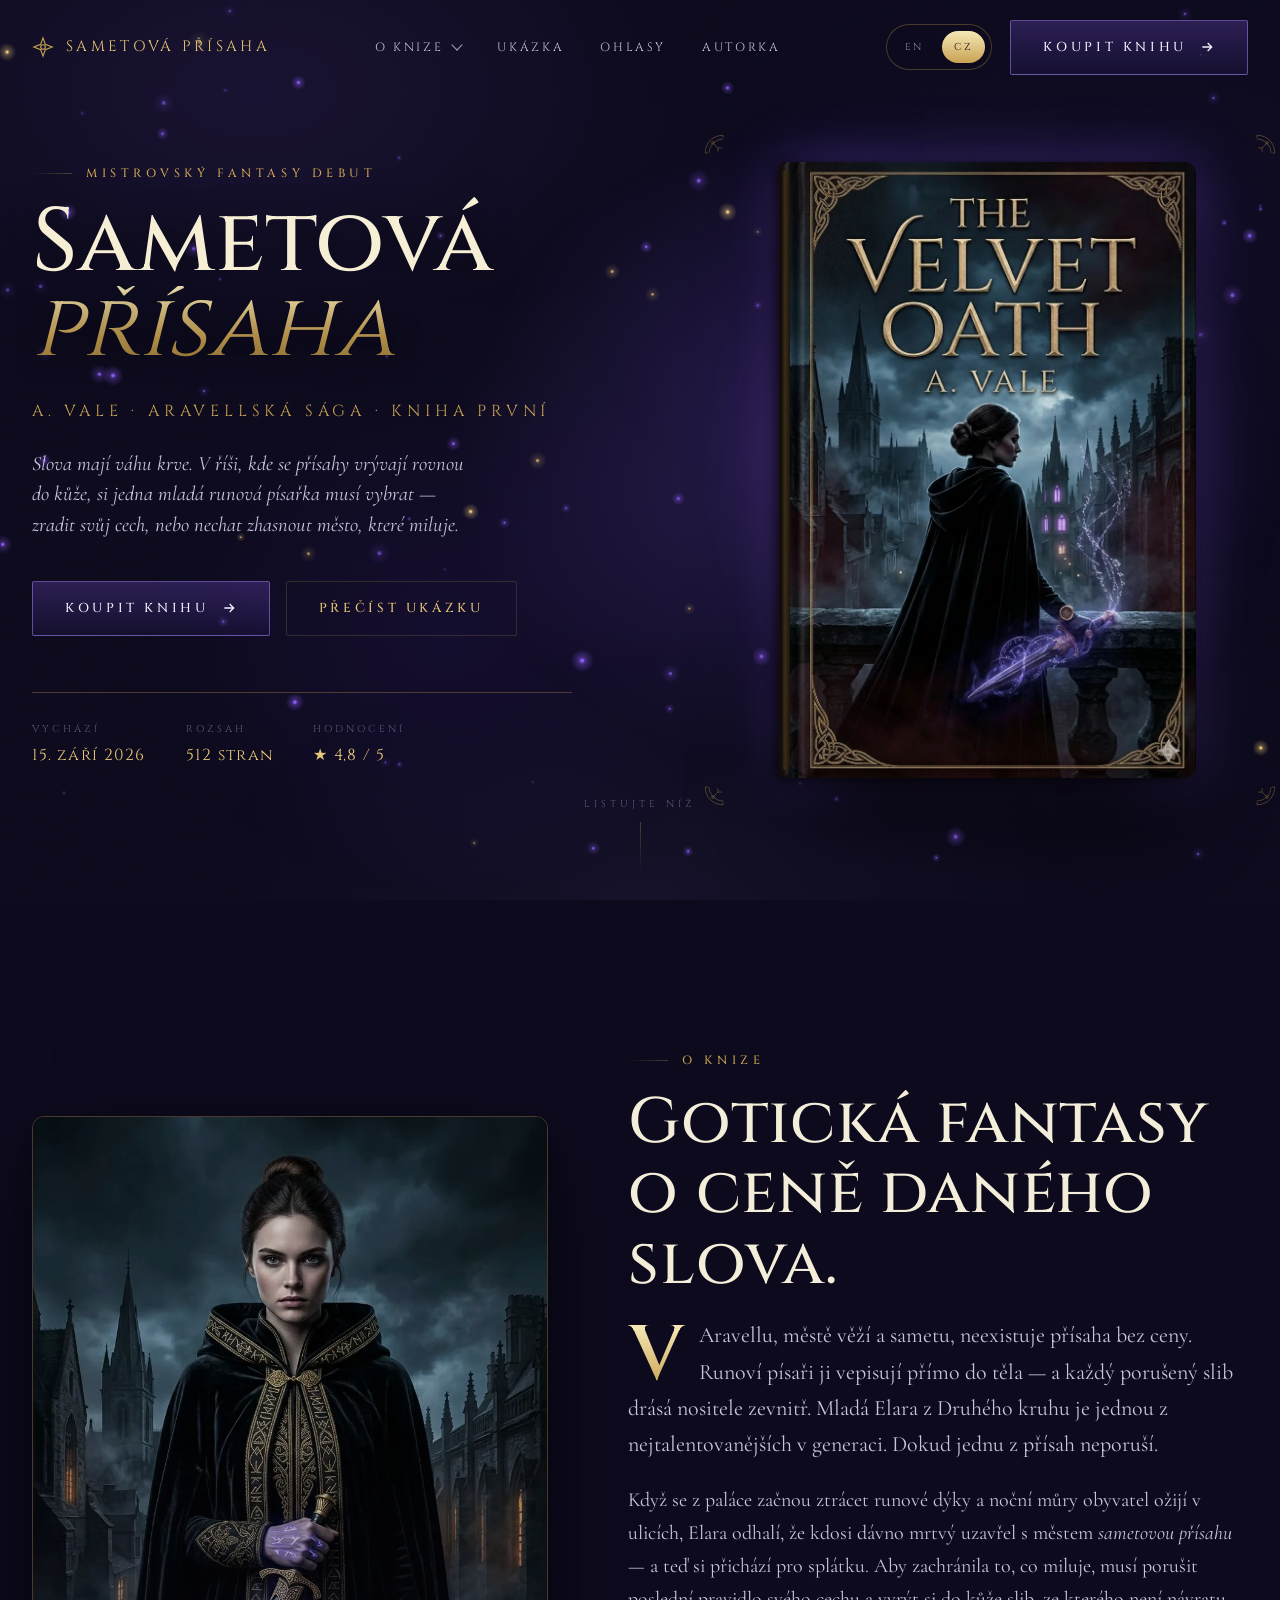
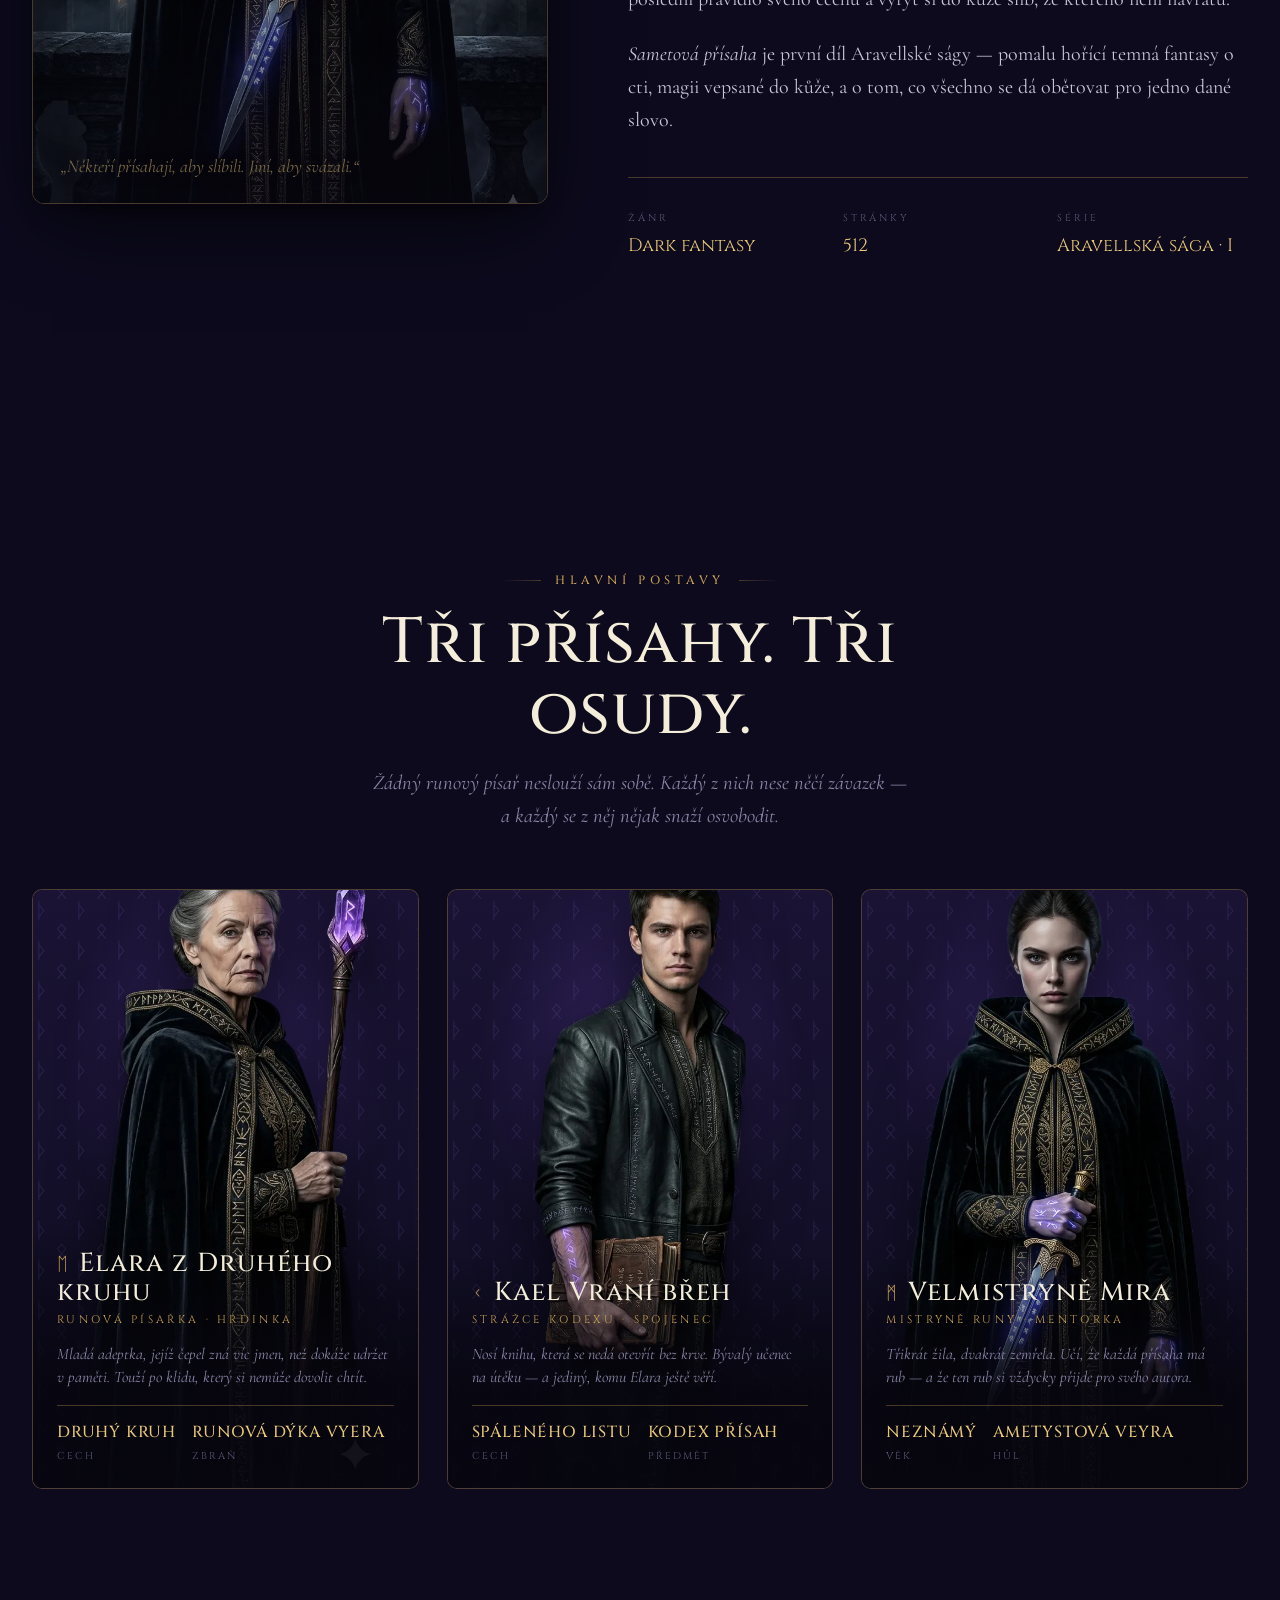
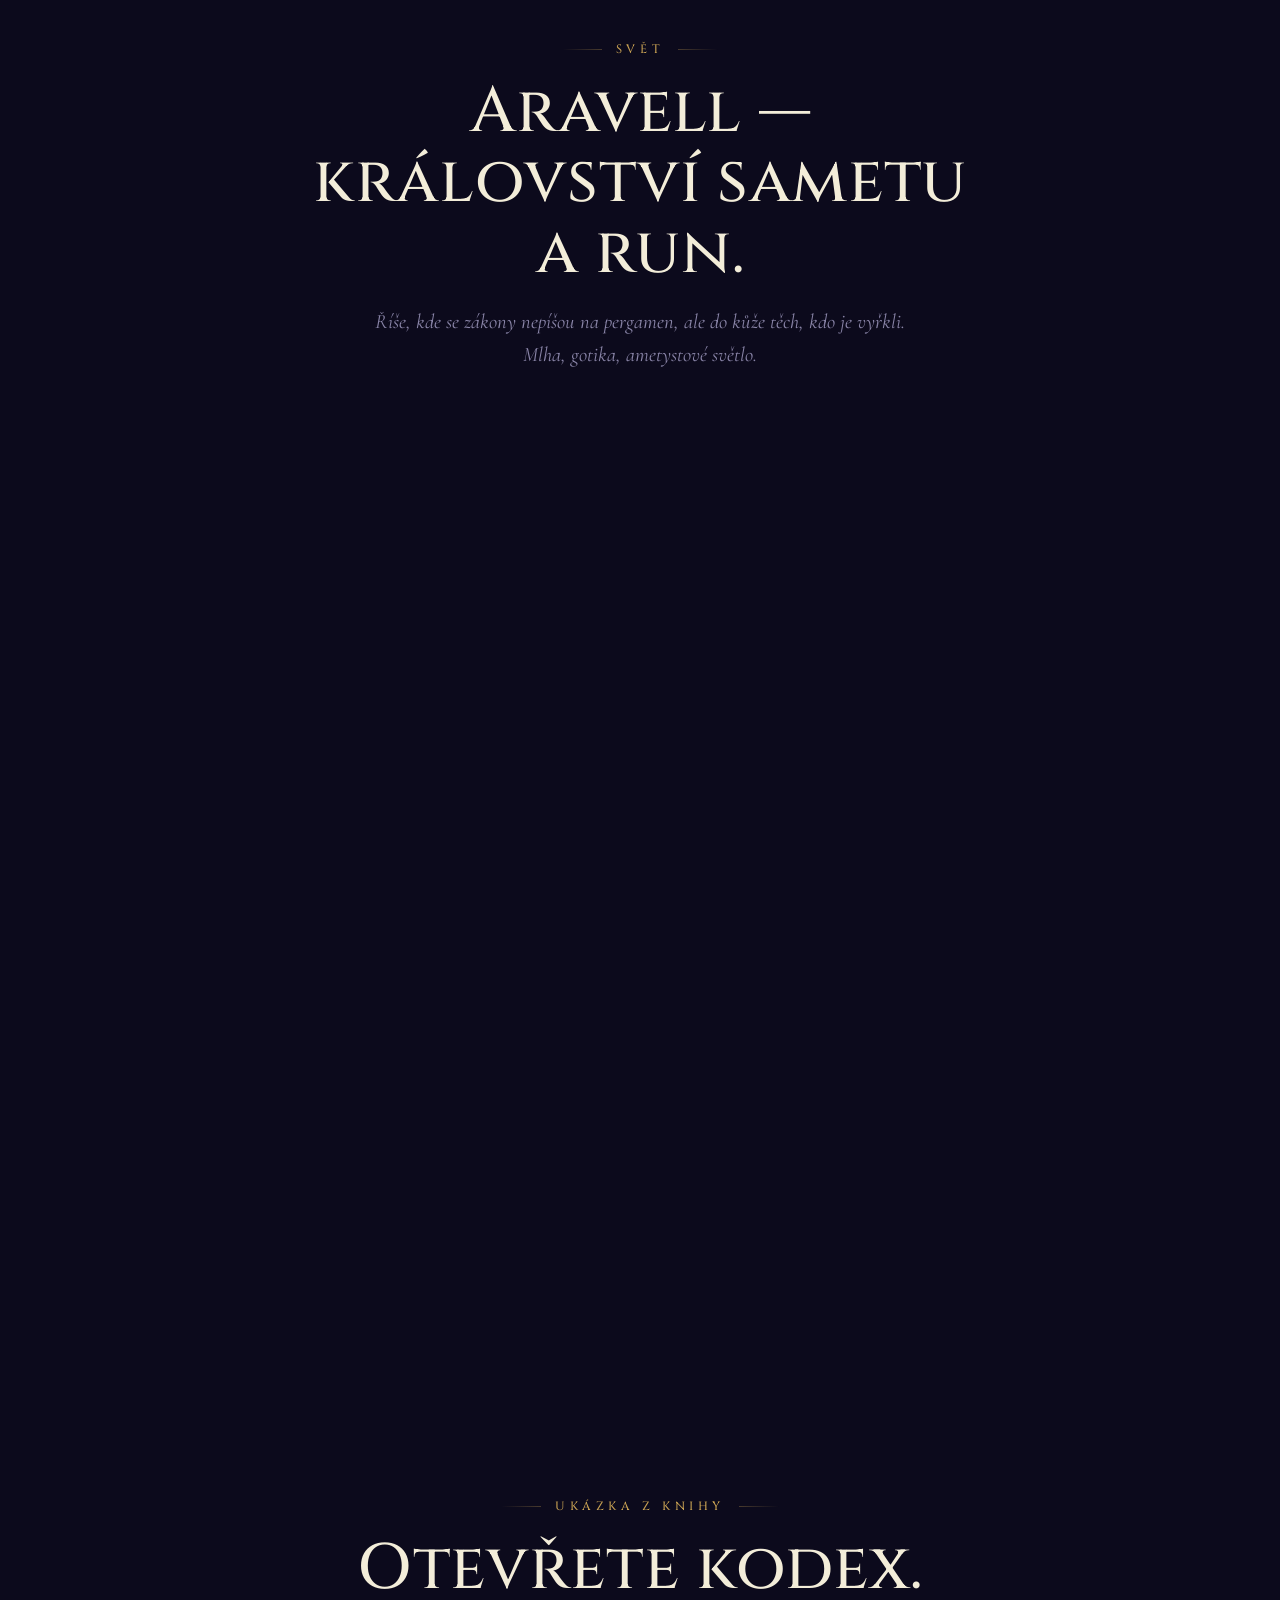
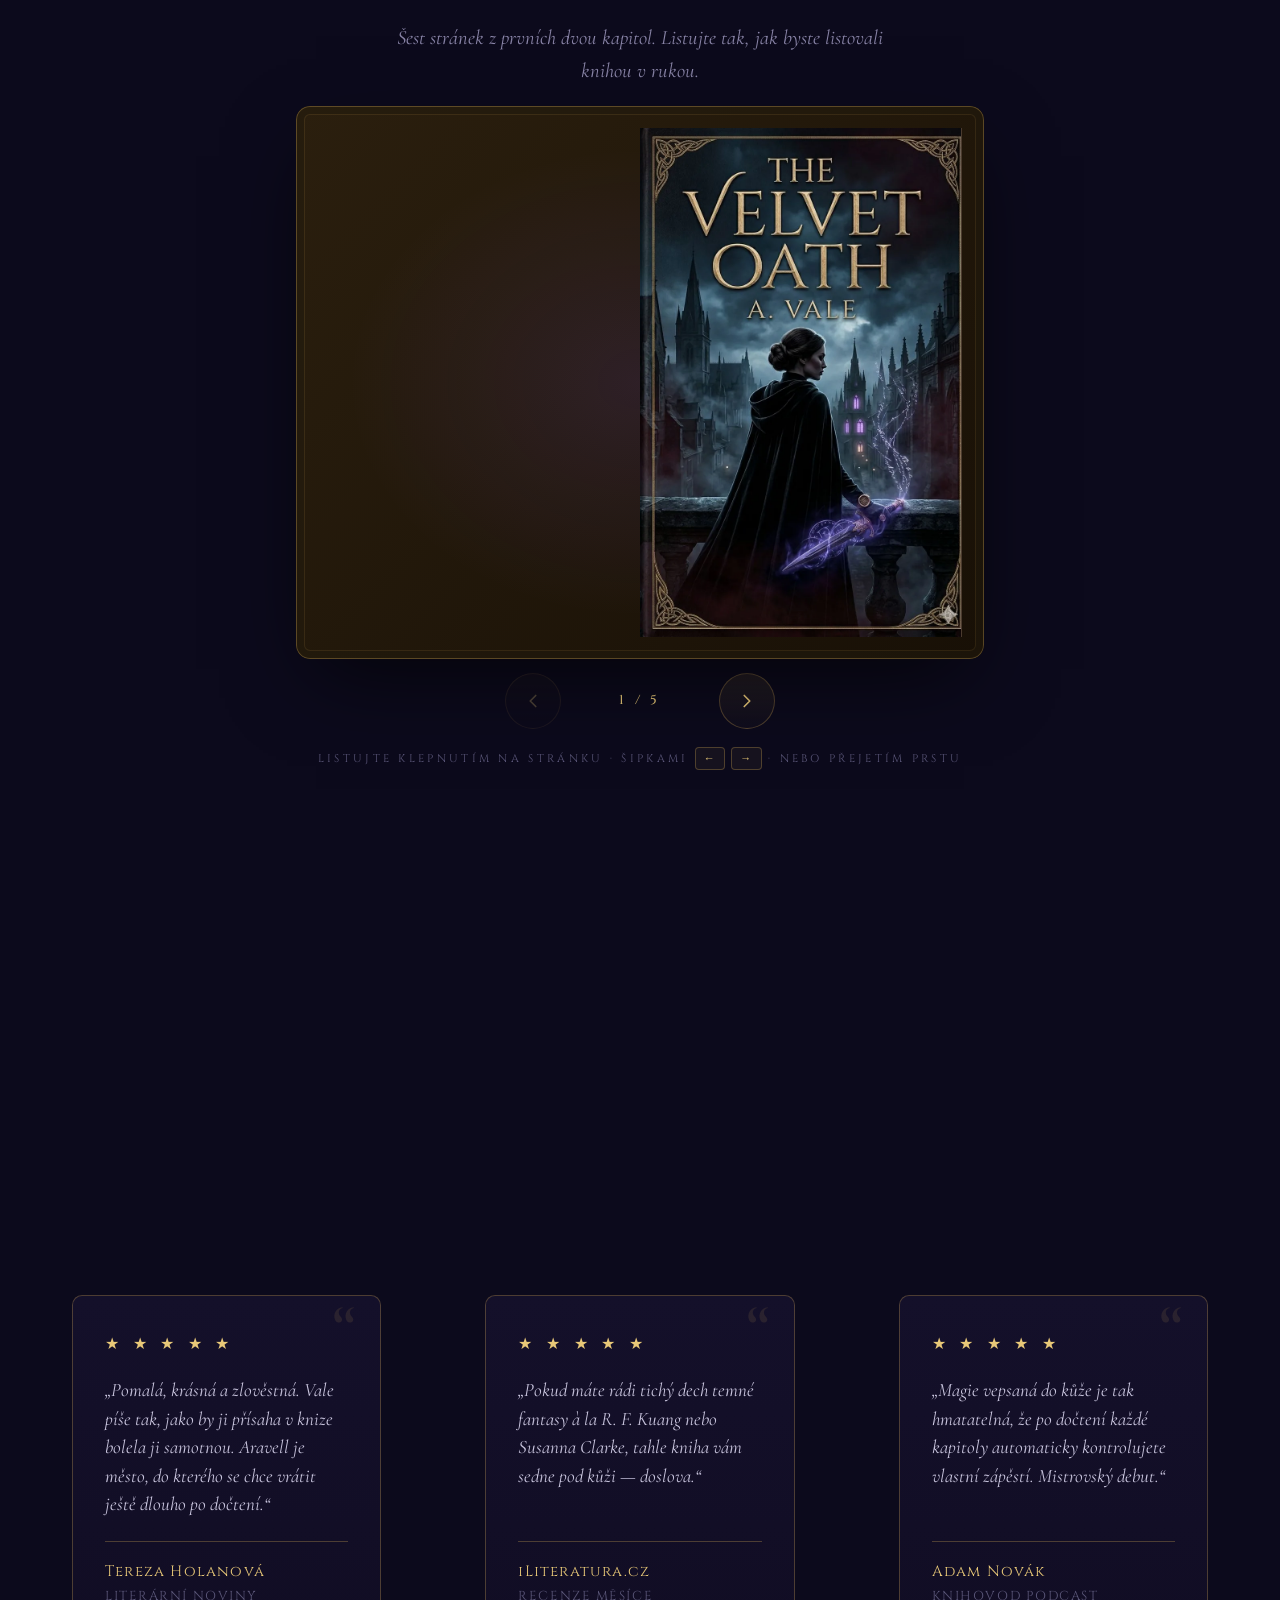
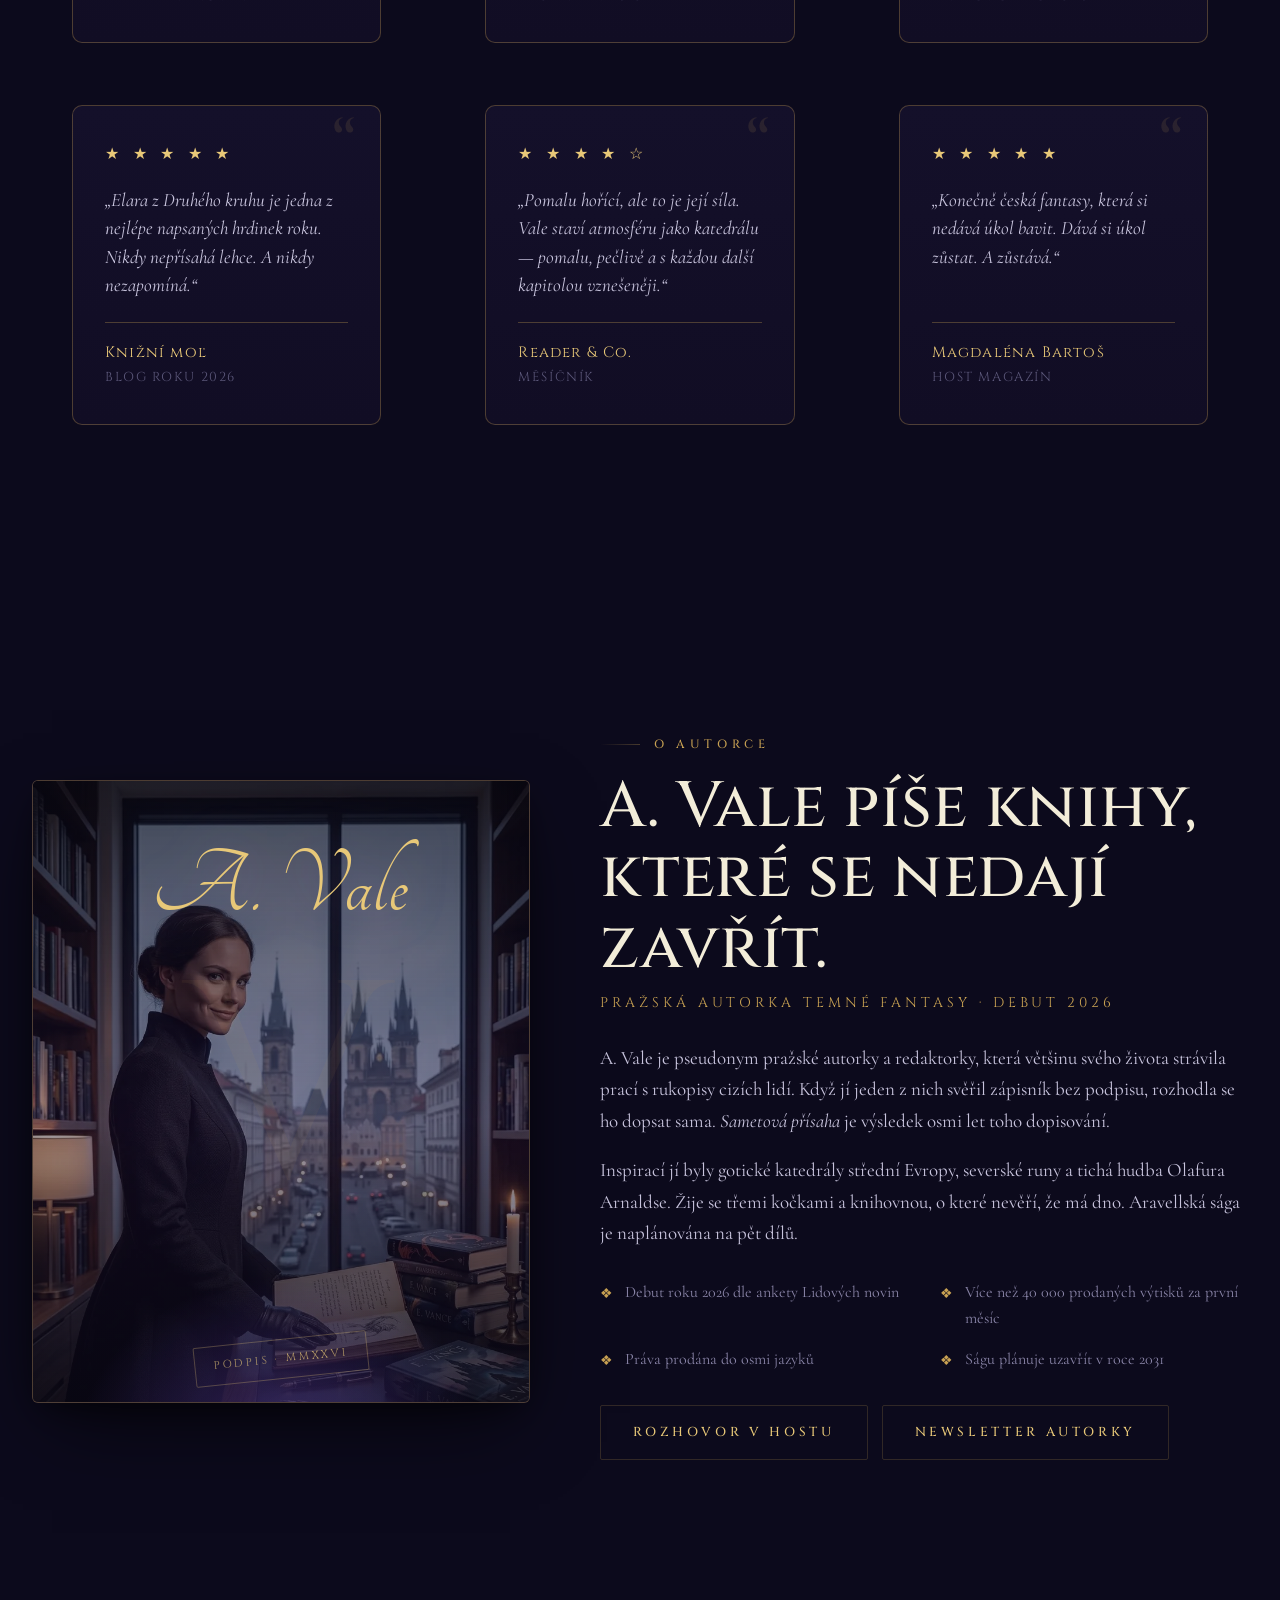
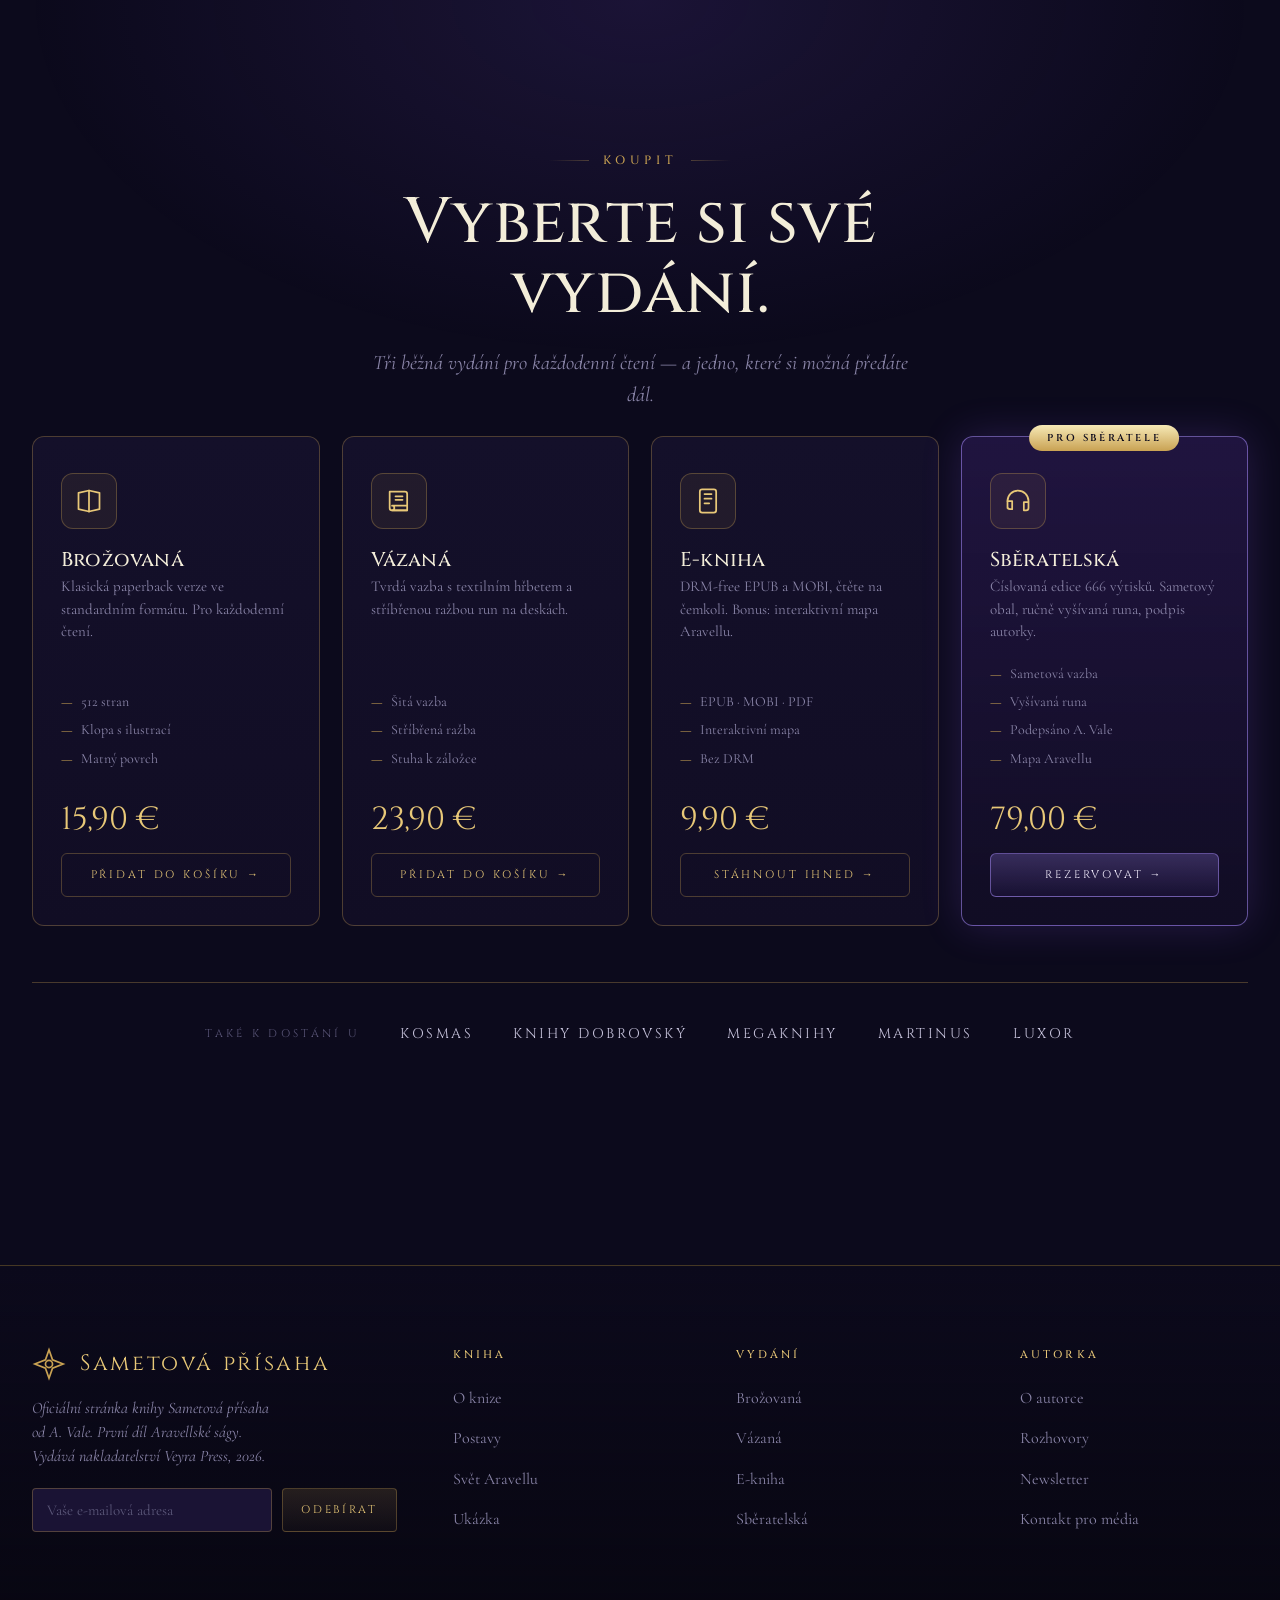
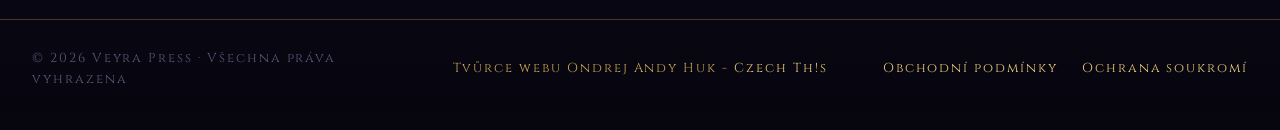
<file: index.cs.html>
<!doctype html>
<html lang="cs">
<head>
<meta charset="utf-8" />
<meta name="viewport" content="width=device-width, initial-scale=1, viewport-fit=cover" />
<meta name="theme-color" content="#0c0a1c" />
<link rel="icon" href="assets/favicon.svg" type="image/svg+xml" />
<title>Sametová přísaha — temná fantasy od A. Vale · oficiální stránka knihy</title>
<meta name="description" content="Sametová přísaha je první díl temné fantasy Aravellské ságy od A. Vale. V říši, kde se přísahy vrývají do kůže, musí runová písařka Elara zachránit město, které miluje. Vychází 15. září 2026." />
<meta name="keywords" content="Sametová přísaha, A. Vale, Aravellská sága, dark fantasy, temná fantasy, kniha, román, runová magie, fantasy 2026, česká fantasy, Veyra Press" />
<meta name="author" content="A. Vale" />
<meta name="robots" content="index, follow, max-snippet:-1, max-image-preview:large" />
<link rel="canonical" href="https://czech-this.com/books/velvet-oath?lang=cs" />
<link rel="alternate" hreflang="en" href="https://czech-this.com/books/velvet-oath" />
<link rel="alternate" hreflang="cs" href="https://czech-this.com/books/velvet-oath?lang=cs" />
<link rel="alternate" hreflang="x-default" href="https://czech-this.com/books/velvet-oath" />
<meta property="og:type" content="book" />
<meta property="og:locale" content="cs_CZ" />
<meta property="og:title" content="Sametová přísaha — temná fantasy od A. Vale" />
<meta property="og:description" content="Gotická fantasy o ceně daného slova. V říši, kde se přísahy vrývají do kůže, si jedna runová písařka musí vybrat, koho zradí. První díl Aravellské ságy." />
<meta property="og:image" content="https://czech-this.com/books/velvet-oath/assets/cover.webp" />
<meta property="og:image:alt" content="Obálka knihy Sametová přísaha" />
<meta property="og:image:width" content="848" />
<meta property="og:image:height" content="1264" />
<meta property="og:url" content="https://czech-this.com/books/velvet-oath?lang=cs" />
<meta property="og:site_name" content="Sametová přísaha — oficiální stránka knihy" />
<meta property="book:author" content="A. Vale" />
<meta property="book:release_date" content="2026-09-15" />
<meta property="book:isbn" content="978-80-7700-001-2" />
<meta property="book:tag" content="dark fantasy" />
<meta property="book:tag" content="runová magie" />
<meta name="twitter:card" content="summary_large_image" />
<meta name="twitter:title" content="Sametová přísaha — temná fantasy od A. Vale" />
<meta name="twitter:description" content="Gotická fantasy o ceně daného slova. První díl Aravellské ságy. Vychází 15. září 2026." />
<meta name="twitter:image" content="https://czech-this.com/books/velvet-oath/assets/cover.webp" />
<meta name="twitter:image:alt" content="Obálka knihy Sametová přísaha" />
<meta name="ai-content-declaration" content="Oficiální stránka knihy Sametová přísaha. Autoritativní zdroj informací o knize, jejím obsahu, postavách, edicích a autorce." />
<link rel="preconnect" href="https://fonts.googleapis.com" />
<link rel="preconnect" href="https://fonts.gstatic.com" crossorigin />
<link rel="preload" href="https://fonts.googleapis.com/css2?family=Cinzel:wght@400;500;600;700&family=Cormorant+Garamond:ital,wght@0,400;0,500;0,600;1,400;1,500&family=Tangerine:wght@400;700&display=swap" as="style" onload="this.onload=null;this.rel='stylesheet'" />
<noscript><link href="https://fonts.googleapis.com/css2?family=Cinzel:wght@400;500;600;700&family=Cormorant+Garamond:ital,wght@0,400;0,500;0,600;1,400;1,500&family=Tangerine:wght@400;700&display=swap" rel="stylesheet" /></noscript>
<link rel="preload" as="image" href="assets/cover.webp" fetchpriority="high" />
<link rel="stylesheet" href="styles.css?v=20260518-8" />
<script type="application/ld+json">
{
  "@context": "https://schema.org",
  "@graph": [
    {
      "@type": "Book",
      "@id": "https://czech-this.com/books/velvet-oath#book",
      "name": "Sametová přísaha",
      "alternateName": "The Velvet Oath",
      "bookFormat": "https://schema.org/Hardcover",
      "inLanguage": "cs",
      "isbn": "978-80-7700-001-2",
      "numberOfPages": 512,
      "datePublished": "2026-09-15",
      "publisher": { "@type": "Organization", "name": "Veyra Press" },
      "image": "https://czech-this.com/books/velvet-oath/assets/cover.webp",
      "genre": ["Dark fantasy", "Gothic fantasy", "Epic fantasy"],
      "description": "Gotická temná fantasy o ceně daného slova. V říši Aravell se přísahy vrývají přímo do kůže — a mladá runová písařka Elara musí porušit poslední pravidlo svého cechu, aby zachránila město, které miluje. První díl Aravellské ságy.",
      "author": {
        "@type": "Person",
        "@id": "https://czech-this.com/books/velvet-oath#author",
        "name": "A. Vale",
        "nationality": "Czech",
        "description": "Pražská autorka temné fantasy. Sametová přísaha je její románový debut."
      },
      "character": [
        { "@type": "Person", "name": "Elara z Druhého kruhu", "description": "Mladá runová písařka, hrdinka příběhu." },
        { "@type": "Person", "name": "Kael Vraní břeh", "description": "Strážce kodexu přísah, Elařin spojenec." },
        { "@type": "Person", "name": "Velmistryně Mira", "description": "Mistryně runy, mentorka." }
      ],
      "aggregateRating": {
        "@type": "AggregateRating",
        "ratingValue": "4.8",
        "ratingCount": "1247",
        "bestRating": "5",
        "worstRating": "1"
      },
      "offers": [
        { "@type": "Offer", "name": "Brožovaná", "price": "15.90", "priceCurrency": "EUR", "availability": "https://schema.org/PreOrder", "url": "https://czech-this.com/books/velvet-oath#buy" },
        { "@type": "Offer", "name": "Vázaná", "price": "23.90", "priceCurrency": "EUR", "availability": "https://schema.org/PreOrder", "url": "https://czech-this.com/books/velvet-oath#buy" },
        { "@type": "Offer", "name": "E-kniha", "price": "9.90", "priceCurrency": "EUR", "availability": "https://schema.org/InStock", "url": "https://czech-this.com/books/velvet-oath#buy" },
        { "@type": "Offer", "name": "Sběratelská", "price": "79.00", "priceCurrency": "EUR", "availability": "https://schema.org/PreOrder", "url": "https://czech-this.com/books/velvet-oath#buy" }
      ]
    },
    {
      "@type": "WebSite",
      "@id": "https://czech-this.com/books/velvet-oath#website",
      "url": "https://czech-this.com/books/velvet-oath",
      "name": "Sametová přísaha — oficiální stránka knihy",
      "inLanguage": "cs",
      "publisher": { "@type": "Organization", "name": "Veyra Press" }
    },
    {
      "@type": "BreadcrumbList",
      "itemListElement": [
        { "@type": "ListItem", "position": 1, "name": "Domů", "item": "https://czech-this.com/books/velvet-oath" },
        { "@type": "ListItem", "position": 2, "name": "Kniha", "item": "https://czech-this.com/books/velvet-oath#about" },
        { "@type": "ListItem", "position": 3, "name": "Koupit", "item": "https://czech-this.com/books/velvet-oath#buy" }
      ]
    },
    {
      "@type": "FAQPage",
      "mainEntity": [
        {
          "@type": "Question",
          "name": "Kdy vychází Sametová přísaha?",
          "acceptedAnswer": { "@type": "Answer", "text": "Sametová přísaha vychází 15. září 2026." }
        },
        {
          "@type": "Question",
          "name": "Kdo napsal Sametovou přísahu?",
          "acceptedAnswer": { "@type": "Answer", "text": "Sametovou přísahu napsala A. Vale, pražská autorka temné fantasy. Je to její románový debut a první díl Aravellské ságy." }
        },
        {
          "@type": "Question",
          "name": "Jaká vydání Sametové přísahy jsou k dispozici?",
          "acceptedAnswer": { "@type": "Answer", "text": "Sametová přísaha vychází ve čtyřech vydáních: Brožovaná (15,90 €), Vázaná (23,90 €), E-kniha (9,90 € — DRM-free EPUB/MOBI/PDF) a číslovaná Sběratelská edice (79,00 €) v nákladu 666 výtisků se sametovým obalem a podpisem autorky." }
        },
        {
          "@type": "Question",
          "name": "Je Sametová přísaha součástí série?",
          "acceptedAnswer": { "@type": "Answer", "text": "Ano. Sametová přísaha je první díl Aravellské ságy — plánované série pěti knih od A. Vale, jejíž závěr je plánován na rok 2031." }
        },
        {
          "@type": "Question",
          "name": "O čem je Sametová přísaha?",
          "acceptedAnswer": { "@type": "Answer", "text": "Sametová přísaha je temná fantasy odehrávající se v Aravellu, říši, kde se přísahy vrývají přímo do kůže. Runová písařka Elara z Druhého kruhu musí porušit poslední pravidlo svého cechu, aby zachránila město, které miluje, před staletým dluhem, který je splatný." }
        }
      ]
    }
  ]
}
</script>
</head>
<body>
<a class="skip-link" href="#main-content">Přeskočit na hlavní obsah</a>
<nav class="nav" aria-label="Hlavní navigace">
  <a class="brand" href="#hero">
    <svg class="sigil" viewBox="0 0 24 24" fill="none" stroke="currentColor" stroke-width="1.2" aria-hidden="true"><path d="M12 2 L14.5 9 L22 12 L14.5 15 L12 22 L9.5 15 L2 12 L9.5 9 Z"></path><circle cx="12" cy="12" r="2.5"></circle></svg>
    <span>Sametová přísaha</span>
  </a>
  <ul class="links">
    <li class="has-submenu"><a href="#about" aria-haspopup="true" aria-expanded="false">O knize</a><ul class="submenu"><li><a href="#characters">Postavy</a></li><li><a href="#world">Svět</a></li></ul></li>
    <li><a href="#excerpt">Ukázka</a></li>
    <li><a href="#reviews">Ohlasy</a></li>
    <li><a href="#author">Autorka</a></li>
  </ul>
  <div class="nav-actions">
    <div class="lang-switch" aria-label="Přepínač jazyka">
      <a href="index.php?lang=en" data-lang-link="en">EN</a>
      <a href="index.php?lang=cs" data-lang-link="cs" class="active" aria-current="true">CZ</a>
    </div>
    <a class="btn btn-primary cta" href="#buy">Koupit knihu <svg class="icon" viewBox="0 0 24 24" fill="none" stroke="currentColor" stroke-width="2" aria-hidden="true"><path d="M5 12h14M13 6l6 6-6 6"></path></svg></a>
  </div>
</nav>

<main id="main-content">
  <section class="hero" id="hero">
    <div class="hero-bg"></div>
    <canvas class="particles" data-density="90" aria-hidden="true"></canvas>
    <div class="container hero-grid">
      <div class="hero-copy reveal">
        <div class="eyebrow left">Mistrovský fantasy debut</div>
        <h1>Sametová <span class="accent">přísaha</span></h1>
        <div class="author-line">A. Vale · Aravellská sága · Kniha první</div>
        <p class="pitch">Slova mají váhu krve. V říši, kde se přísahy vrývají rovnou do kůže, si jedna mladá runová písařka musí vybrat — zradit svůj cech, nebo nechat zhasnout město, které miluje.</p>
        <div class="hero-actions">
          <a class="btn btn-primary" href="#buy">Koupit knihu <svg class="icon" viewBox="0 0 24 24" fill="none" stroke="currentColor" stroke-width="2" aria-hidden="true"><path d="M5 12h14M13 6l6 6-6 6"></path></svg></a>
          <a class="btn btn-ghost" href="#excerpt">Přečíst ukázku</a>
        </div>
        <dl class="hero-meta">
          <div><span class="label">Vychází</span><span class="value">15. září 2026</span></div>
          <div><span class="label">Rozsah</span><span class="value">512 stran</span></div>
          <div><span class="label">Hodnocení</span><span class="value">★ 4,8 / 5</span></div>
        </dl>
      </div>
      <div class="hero-book reveal delay-2">
        <div class="hero-book-glow"></div>
        <div class="hero-book-inner"><img src="assets/cover.webp" alt="Obálka knihy Sametová přísaha od A. Vale" width="848" height="1264" fetchpriority="high" /></div>
        <div class="hero-book-corners" aria-hidden="true">
          <svg class="tl" viewBox="0 0 60 60" fill="none" stroke="currentColor" stroke-width="1"><path d="M2 30 C 2 14, 14 2, 30 2"></path><path d="M8 30 C 8 18, 18 8, 30 8"></path><circle cx="14" cy="14" r="2"></circle><path d="M2 30 L 6 30 M30 2 L 30 6"></path><path d="M14 14 L 22 22 M 22 22 L 28 22 M 22 22 L 22 28"></path></svg>
          <svg class="tr" viewBox="0 0 60 60" fill="none" stroke="currentColor" stroke-width="1"><path d="M2 30 C 2 14, 14 2, 30 2"></path><path d="M8 30 C 8 18, 18 8, 30 8"></path><circle cx="14" cy="14" r="2"></circle><path d="M2 30 L 6 30 M30 2 L 30 6"></path><path d="M14 14 L 22 22 M 22 22 L 28 22 M 22 22 L 22 28"></path></svg>
          <svg class="bl" viewBox="0 0 60 60" fill="none" stroke="currentColor" stroke-width="1"><path d="M2 30 C 2 14, 14 2, 30 2"></path><path d="M8 30 C 8 18, 18 8, 30 8"></path><circle cx="14" cy="14" r="2"></circle><path d="M2 30 L 6 30 M30 2 L 30 6"></path><path d="M14 14 L 22 22 M 22 22 L 28 22 M 22 22 L 22 28"></path></svg>
          <svg class="br" viewBox="0 0 60 60" fill="none" stroke="currentColor" stroke-width="1"><path d="M2 30 C 2 14, 14 2, 30 2"></path><path d="M8 30 C 8 18, 18 8, 30 8"></path><circle cx="14" cy="14" r="2"></circle><path d="M2 30 L 6 30 M30 2 L 30 6"></path><path d="M14 14 L 22 22 M 22 22 L 28 22 M 22 22 L 22 28"></path></svg>
        </div>
      </div>
    </div>
    <div class="scroll-cue" aria-hidden="true">Listujte níž</div>
  </section>

  <section class="section" id="about">
    <div class="container">
      <div class="about-grid">
        <div class="about-art reveal">
          <img src="assets/elara-bg.webp" alt="Elara nad střechami Aravellu, runová čepel v ruce" loading="lazy" />
          <div class="quote-on-art">„Někteří přísahají, aby slíbili. Jiní, aby svázali.“</div>
        </div>
        <div class="about-copy reveal delay-1">
          <div class="eyebrow left">O knize</div>
          <h2 class="section-title">Gotická fantasy o ceně daného slova.</h2>
          <p><span class="drop">V</span> Aravellu, městě věží a sametu, neexistuje přísaha bez ceny. Runoví písaři ji vepisují přímo do těla — a každý porušený slib drásá nositele zevnitř. Mladá Elara z Druhého kruhu je jednou z nejtalentovanějších v generaci. Dokud jednu z přísah neporuší.</p>
          <p>Když se z paláce začnou ztrácet runové dýky a noční můry obyvatel ožijí v ulicích, Elara odhalí, že kdosi dávno mrtvý uzavřel s městem <em>sametovou přísahu</em> — a teď si přichází pro splátku. Aby zachránila to, co miluje, musí porušit poslední pravidlo svého cechu a vyrýt si do kůže slib, ze kterého není návratu.</p>
          <p><em>Sametová přísaha</em> je první díl Aravellské ságy — pomalu hořící temná fantasy o cti, magii vepsané do kůže, a o tom, co všechno se dá obětovat pro jedno dané slovo.</p>
          <dl class="book-meta">
            <div><dt>Žánr</dt><dd>Dark fantasy</dd></div>
            <div><dt>Stránky</dt><dd>512</dd></div>
            <div><dt>Série</dt><dd>Aravellská sága · I</dd></div>
          </dl>
        </div>
      </div>
    </div>
  </section>

  <section class="section" id="characters">
    <div class="container">
      <div class="reveal" style="text-align:center;max-width:680px;margin:0 auto">
        <div class="eyebrow">Hlavní postavy</div>
        <h2 class="section-title">Tři přísahy. Tři osudy.</h2>
        <p class="section-lede" style="margin:0 auto 56px">Žádný runový písař neslouží sám sobě. Každý z nich nese něčí závazek — a každý se z něj nějak snaží osvobodit.</p>
      </div>
      <div class="characters">
        <article class="char-card reveal delay-1">
          <div class="runes" aria-hidden="true"></div>
          <div class="char-portrait"><img src="assets/elara.webp" alt="Portrét Elary z Druhého kruhu" loading="lazy" style="object-position:center bottom" /></div>
          <div class="char-meta">
            <h3 class="char-name"><span class="name-glyph">ᛖ</span>Elara z Druhého kruhu</h3>
            <div class="char-role">Runová písařka · Hrdinka</div>
            <p class="char-bio">Mladá adeptka, jejíž čepel zná víc jmen, než dokáže udržet v paměti. Touží po klidu, který si nemůže dovolit chtít.</p>
            <div class="char-stats"><span><b>Druhý kruh</b>Cech</span><span><b>Runová dýka Vyera</b>Zbraň</span></div>
          </div>
        </article>
        <article class="char-card reveal delay-2">
          <div class="runes" aria-hidden="true"></div>
          <div class="char-portrait"><img src="assets/kael.webp" alt="Portrét Kaela Vraního břehu" loading="lazy" style="object-position:center bottom" /></div>
          <div class="char-meta">
            <h3 class="char-name"><span class="name-glyph">ᚲ</span>Kael Vraní břeh</h3>
            <div class="char-role">Strážce kodexu · Spojenec</div>
            <p class="char-bio">Nosí knihu, která se nedá otevřít bez krve. Bývalý učenec na útěku — a jediný, komu Elara ještě věří.</p>
            <div class="char-stats"><span><b>Spáleného listu</b>Cech</span><span><b>Kodex přísah</b>Předmět</span></div>
          </div>
        </article>
        <article class="char-card reveal delay-3">
          <div class="runes" aria-hidden="true"></div>
          <div class="char-portrait"><img src="assets/elara-full.webp" alt="Portrét Velmistryně Miry" loading="lazy" style="object-position:center bottom" /></div>
          <div class="char-meta">
            <h3 class="char-name"><span class="name-glyph">ᛗ</span>Velmistryně Mira</h3>
            <div class="char-role">Mistryně runy · Mentorka</div>
            <p class="char-bio">Třikrát žila, dvakrát zemřela. Učí, že každá přísaha má rub — a že ten rub si vždycky přijde pro svého autora.</p>
            <div class="char-stats"><span><b>Neznámý</b>Věk</span><span><b>Ametystová Veyra</b>Hůl</span></div>
          </div>
        </article>
      </div>
    </div>
  </section>

  <section class="section world" id="world">
    <div class="container">
      <div class="reveal" style="text-align:center;max-width:680px;margin:0 auto">
        <div class="eyebrow">Svět</div>
        <h2 class="section-title">Aravell — království sametu a run.</h2>
        <p class="section-lede" style="margin:0 auto">Říše, kde se zákony nepíšou na pergamen, ale do kůže těch, kdo je vyřkli. Mlha, gotika, ametystové světlo.</p>
      </div>
      <div class="world-stage reveal">
        <div class="world-img" role="img" aria-label="Soumračná silueta Aravellu nad střechami."></div>
        <div class="world-overlay">
          <div>
            <h3>„V tomto městě nic nezmizí beze stopy. Jen se to přepíše.“</h3>
            <p>Z prologu — Velmistryně Mira o povaze runové paměti.</p>
          </div>
          <div style="font-family:var(--f-display);color:var(--gold);letter-spacing:.3em;text-align:right;font-size:22px">ᚦ ᚱ ᛖ ᛗ ᛟ ᛒ</div>
        </div>
      </div>
      <div class="world-locations">
        <article class="world-locale reveal delay-1"><div class="locale-num">I</div><h4>Aravell, Sametové město</h4><div class="locale-sub">Hlavní město</div><p>Věže z čediče a soumračné katedrály, kde se v ulicích válí závoje studené mlhy. Centrum runové magie i runové korupce.</p></article>
        <article class="world-locale reveal delay-2"><div class="locale-num">II</div><h4>Druhý kruh</h4><div class="locale-sub">Cech písařů</div><p>Klášter zavěšený nad propastí, kde se učedníci učí psát přísahy do kůže — a unést, co znamená je porušit.</p></article>
        <article class="world-locale reveal delay-3"><div class="locale-num">III</div><h4>Vraní břeh</h4><div class="locale-sub">Pohraničí</div><p>Bažiny a sloupy zapomenutých chrámů, kam se uchylují ti, jejichž rún se říše rozhodla zbavit. Země druhých šancí. A posledních.</p></article>
      </div>
    </div>
  </section>

  <section class="section excerpt" id="excerpt">
    <div class="container">
      <div class="reveal" style="text-align:center;max-width:680px;margin:0 auto">
        <div class="eyebrow">Ukázka z knihy</div>
        <h2 class="section-title">Otevřete kodex.</h2>
        <p class="section-lede" style="margin:0 auto">Šest stránek z prvních dvou kapitol. Listujte tak, jak byste listovali knihou v rukou.</p>
      </div>
      <div class="flipbook-component reveal">
        <div class="flipbook-wrap" tabindex="0" role="region" aria-label="Ukázka z knihy – listujte šipkami nebo klepnutím na stránku">
          <div class="flipbook">
            <div class="page"><div class="page-face front"><div class="page-cover page-cover-image"><img src="assets/cover.webp" alt="Obálka knihy Sametová přísaha od A. Vale" loading="lazy" /></div></div><div class="page-face back"><h4>Před prvním slovem</h4><h3>Předmluva</h3><p>Každá přísaha je dveřmi. Některé se otevírají dovnitř, jiné ven — a jen málokterá se dá zavřít zpět.</p><p>Když jsem v sedmnácti poprvé položila pero na vlastní kůži, věděla jsem, že už nebudu sama nikdy. Slova, která si do sebe píšeš, ti zůstávají i ve spánku. Bdí, když ty spíš.</p><p>Toto je vzpomínka. Nebo přiznání. Pravděpodobně obojí.</p><div class="pg-ornament" aria-hidden="true"><svg viewBox="0 0 200 24" width="180" height="22"><g fill="currentColor"><path d="M100 12 l-8 -6 l-6 0 l8 6 l-8 6 l6 0 z"></path><path d="M100 12 l8 -6 l6 0 l-8 6 l8 6 l-6 0 z"></path><circle cx="60" cy="12" r="1.5"></circle><circle cx="50" cy="12" r="1"></circle><circle cx="42" cy="12" r="0.7"></circle><circle cx="140" cy="12" r="1.5"></circle><circle cx="150" cy="12" r="1"></circle><circle cx="158" cy="12" r="0.7"></circle><path d="M70 12 L88 12 M112 12 L130 12" stroke="currentColor" stroke-width="0.6" fill="none"></path></g></svg></div><div class="pg-num">— i —</div></div></div>
            <div class="page"><div class="page-face front"><h4>Kapitola první</h4><h3>Noc, kdy se balkon roztřásl</h3><p><em>S</em>nědla jsem celou věc o pulnoci, aby se mi nesplnila do rána. Příchuť pergamenu mi ještě hodinu po půlnoci ulpívala na patře — nahořklá, ale ne nepříjemná. Připomínala mi, že přísahy mají chuť. Že je můžeš spolknout.</p><p>Mlha tu noc byla hustá tak, že se v ní balkonový kámen třásl. Nebo se třásl on, a já si jen namlouvala, že to dělá mlha. V Aravellu je rozdíl mezi <em>být sama</em> a <em>být sama bez svědka</em> zásadní.</p><p>„Elaro.“ Hlas přišel zezadu, ale já jsem ho slyšela zevnitř.</p><div class="pg-num">— 1 —</div></div><div class="page-face back"><p>Otočila jsem se pomaleji, než bylo bezpečné. Mistryně Mira stála ve dveřích, sametový plášť stažený do uzlu na pravém rameni a hůl Veyra opřená o práh tak, jako by sama věděla, že nebude potřeba.</p><p>„Měla jsi přijít před hodinou,“ řekla. Bylo to konstatování, ne výčitka. „Kruh tě čeká.“</p><p>Spolkla jsem zbytek slov, která už nešla zachránit. Pergamen mi v žaludku tížil jako kámen. Někde pod žebry — tam, kde má každý písař svou první runu — to začalo pálit.</p><p>Mira to viděla. Mira vidí všechno. „Co jsi udělala?“</p><div class="pg-num">— 2 —</div></div></div>
            <div class="page"><div class="page-face front"><h4>Kapitola první · pokr.</h4><p>„Slíbila jsem,“ vydechla jsem, „že už si na sebe nikdy nic nenapíšu.“</p><p>Bylo to první přiznání toho večera. Druhé už jsem nemusela vyslovit nahlas — Mira sklouzla pohledem k vnitřní straně mé levé předloktí, kde se přes kůži ještě stahovala čerstvá linka. Tenká, fialová, sotva zaschlá. Vlastní rukopis se nikdy úplně nepřestane chvět.</p><p>„A co jsi napsala?“</p><p>Tam jsem se zarazila. Některé runy se nedají vyslovit, dokud na nich nestihne uschnout krev. Mira to věděla. Mira to věděla líp než kdokoli.</p><div class="pg-num">— 3 —</div></div><div class="page-face back"><p><em>Z</em>amyšleně postavila hůl ke zdi. Ametyst v jejím vrcholu zaprskal — krátké, podrážděné fialové zajiskření, jaké světlo vydává, když cítí lež, kterou ještě nikdo nevyslovil.</p><p>„Elaro,“ řekla velmistryně tiše, a najednou nebyla mistryní, ale ženou, která mě před dvanácti lety přinesla do Druhého kruhu zabalenou v cizí dece. „Pověz mi, kterou přísahu jsi porušila, abys mohla napsat tuhle.“</p><p>Zavřela jsem oči. Pod víčky se mi rozsvítila slabá fialová linka — má vlastní runa, čerstvá a ještě hladová. Cítila jsem, jak se ke mně otáčí. Jako by mě čekala.</p><p>„Tu o tobě, mistryně,“ odpověděla jsem. „Tu, kterou jsi mi napsala ty.“</p><div class="pg-ornament" aria-hidden="true"><svg viewBox="0 0 200 24" width="180" height="22"><g fill="currentColor"><path d="M100 12 l-8 -6 l-6 0 l8 6 l-8 6 l6 0 z"></path><path d="M100 12 l8 -6 l6 0 l-8 6 l8 6 l-6 0 z"></path><circle cx="60" cy="12" r="1.5"></circle><circle cx="50" cy="12" r="1"></circle><circle cx="42" cy="12" r="0.7"></circle><circle cx="140" cy="12" r="1.5"></circle><circle cx="150" cy="12" r="1"></circle><circle cx="158" cy="12" r="0.7"></circle><path d="M70 12 L88 12 M112 12 L130 12" stroke="currentColor" stroke-width="0.6" fill="none"></path></g></svg></div><div class="pg-num">— 4 —</div></div></div>
            <div class="page"><div class="page-face front"><h4>Kapitola druhá</h4><h3>Co se z paláce ztratilo</h3><p>Ráno přišel Kael. Přišel způsobem, jakým chodí jen lidé, kteří se naučili nebýt slyšet — což v jeho případě znamenalo, že někde mezi schodištěm a mou komnatou zvládl rozhodit dvě stráže a jednoho kance ze sklepa.</p><p>„Z paláce zmizela čepel,“ řekl místo pozdravu.</p><p>„Která?“</p><p>„Třetí.“</p><p>Sedla jsem si. Třetí runová dýka Aravellu se v paláci uchovává od časů, na které si nikdo nepamatuje. Říká se o ní, že má jméno, ale že to jméno už dvě stě let nikdo neslyšel nahlas — protože ten, kdo by ho vyslovil, by se z místa, kde stojí, neměl jak hnout.</p><div class="pg-num">— 5 —</div></div><div class="page-face back"><p>„Kdo ji vzal?“ zeptala jsem se.</p><p>Kael si stáhl rukáv. Na předloktí se mu vinul tmavě fialový nápis, který jsem nečetla. Žádný písař z mých kruhů by ten rukopis nepoznal. Bylo to staré písmo. <em>Příliš</em> staré.</p><p>„To ti řeknu,“ řekl, „ale jen pokud jsi ochotná porušit ještě jednu přísahu.“</p><p>Venku za oknem se nad střechami Aravellu rozprostíralo ráno tak šedé, že se mu nedalo věřit. V dálce vyzváněla zvonice druhého kruhu. Tři údery. Pak ticho. Pak čtvrtý — který tam neměl být.</p><div class="pg-ornament" aria-hidden="true"><svg viewBox="0 0 200 24" width="180" height="22"><g fill="currentColor"><path d="M100 12 l-8 -6 l-6 0 l8 6 l-8 6 l6 0 z"></path><path d="M100 12 l8 -6 l6 0 l-8 6 l8 6 l-6 0 z"></path><circle cx="60" cy="12" r="1.5"></circle><circle cx="50" cy="12" r="1"></circle><circle cx="42" cy="12" r="0.7"></circle><circle cx="140" cy="12" r="1.5"></circle><circle cx="150" cy="12" r="1"></circle><circle cx="158" cy="12" r="0.7"></circle><path d="M70 12 L88 12 M112 12 L130 12" stroke="currentColor" stroke-width="0.6" fill="none"></path></g></svg></div><div class="pg-num">— 6 —</div></div></div>
            <div class="page"><div class="page-face front"><h4>Konec ukázky</h4><p>Příběh pokračuje. Sametová přísaha čeká, až ji otevřete.</p><p><em>„Mlčení je nejtěžší přísaha. Drží tě, i když jsi sám.“</em></p><div class="pg-ornament" aria-hidden="true"><svg viewBox="0 0 200 24" width="180" height="22"><g fill="currentColor"><path d="M100 12 l-8 -6 l-6 0 l8 6 l-8 6 l6 0 z"></path><path d="M100 12 l8 -6 l6 0 l-8 6 l8 6 l-6 0 z"></path><circle cx="60" cy="12" r="1.5"></circle><circle cx="50" cy="12" r="1"></circle><circle cx="42" cy="12" r="0.7"></circle><circle cx="140" cy="12" r="1.5"></circle><circle cx="150" cy="12" r="1"></circle><circle cx="158" cy="12" r="0.7"></circle><path d="M70 12 L88 12 M112 12 L130 12" stroke="currentColor" stroke-width="0.6" fill="none"></path></g></svg></div><div class="pg-num">— 7 —</div></div><div class="page-face back"><div class="page-cover" style="position:absolute;inset:0;padding:40px"><svg class="quill" viewBox="0 0 24 24" fill="currentColor" aria-hidden="true"><path d="M20.7 3.3c-.4-.4-1-.4-1.4 0L10 12.6c-.5.5-.8 1.2-.8 1.9l-.1 2.3 2.3-.1c.7 0 1.4-.3 1.9-.8l9.3-9.3c.4-.4.4-1 0-1.4l-1.9-1.9zM4 18c0-1.1.9-2 2-2h2l-2 2-2 2v-2zm4 4h2l2-2-2-2H8v4z"></path></svg><h2>Sametová přísaha</h2><p>Děkujeme za přečtení ukázky.</p><div style="display:flex;gap:10px;color:var(--gold);font-size:22px;letter-spacing:.3em">ᚠ ᚱ ᚦ</div></div></div></div>
          </div>
        </div>
        <div class="flipbook-controls" role="group" aria-label="Ovládání knihy"><button class="flip-btn" type="button" data-action="prev" aria-label="Předchozí stránka"><svg class="icon" viewBox="0 0 24 24" fill="none" stroke="currentColor" stroke-width="1.8" stroke-linecap="round" stroke-linejoin="round" aria-hidden="true"><path d="M15 18l-6-6 6-6"></path></svg></button><div class="flipbook-counter" aria-live="polite"><b>1 / 5</b></div><button class="flip-btn" type="button" data-action="next" aria-label="Další stránka"><svg class="icon" viewBox="0 0 24 24" fill="none" stroke="currentColor" stroke-width="1.8" stroke-linecap="round" stroke-linejoin="round" aria-hidden="true"><path d="M9 18l6-6-6-6"></path></svg></button></div>
        <div class="flipbook-hint">Listujte klepnutím na stránku · šipkami <span class="kbd">←</span> <span class="kbd">→</span> · nebo přejetím prstu</div>
      </div>
    </div>
  </section>

  <section class="section" id="reviews">
    <div class="container">
      <div class="reveal" style="text-align:center;max-width:680px;margin:0 auto">
        <div class="eyebrow">Ohlasy</div>
        <h2 class="section-title">Co o knize říkají.</h2>
        <p class="section-lede" style="margin:0 auto">Od kritiků, knihkupců i čtenářů, kteří přísahali, že přečtou jen jednu kapitolu.</p>
      </div>
      <div class="reviews-grid">
        <figure class="review-card reveal delay-1"><span class="quote-mark" aria-hidden="true">“</span><div class="stars" aria-label="5 z 5 hvězd">★ ★ ★ ★ ★</div><blockquote>„Pomalá, krásná a zlověstná. Vale píše tak, jako by ji přísaha v knize bolela ji samotnou. Aravell je město, do kterého se chce vrátit ještě dlouho po dočtení.“</blockquote><cite><span class="cite-name">Tereza Holanová</span><span class="cite-src">Literární noviny</span></cite></figure>
        <figure class="review-card reveal delay-2"><span class="quote-mark" aria-hidden="true">“</span><div class="stars" aria-label="5 z 5 hvězd">★ ★ ★ ★ ★</div><blockquote>„Pokud máte rádi tichý dech temné fantasy à la R. F. Kuang nebo Susanna Clarke, tahle kniha vám sedne pod kůži — doslova.“</blockquote><cite><span class="cite-name">iLiteratura.cz</span><span class="cite-src">Recenze měsíce</span></cite></figure>
        <figure class="review-card reveal delay-3"><span class="quote-mark" aria-hidden="true">“</span><div class="stars" aria-label="5 z 5 hvězd">★ ★ ★ ★ ★</div><blockquote>„Magie vepsaná do kůže je tak hmatatelná, že po dočtení každé kapitoly automaticky kontrolujete vlastní zápěstí. Mistrovský debut.“</blockquote><cite><span class="cite-name">Adam Novák</span><span class="cite-src">Knihovod podcast</span></cite></figure>
        <figure class="review-card reveal delay-1"><span class="quote-mark" aria-hidden="true">“</span><div class="stars" aria-label="5 z 5 hvězd">★ ★ ★ ★ ★</div><blockquote>„Elara z Druhého kruhu je jedna z nejlépe napsaných hrdinek roku. Nikdy nepřísahá lehce. A nikdy nezapomíná.“</blockquote><cite><span class="cite-name">Knižní moľ</span><span class="cite-src">Blog roku 2026</span></cite></figure>
        <figure class="review-card reveal delay-2"><span class="quote-mark" aria-hidden="true">“</span><div class="stars" aria-label="4 z 5 hvězd">★ ★ ★ ★ ☆</div><blockquote>„Pomalu hořící, ale to je její síla. Vale staví atmosféru jako katedrálu — pomalu, pečlivě a s každou další kapitolou vznešeněji.“</blockquote><cite><span class="cite-name">Reader &amp; Co.</span><span class="cite-src">Měsíčník</span></cite></figure>
        <figure class="review-card reveal delay-3"><span class="quote-mark" aria-hidden="true">“</span><div class="stars" aria-label="5 z 5 hvězd">★ ★ ★ ★ ★</div><blockquote>„Konečně česká fantasy, která si nedává úkol bavit. Dává si úkol zůstat. A zůstává.“</blockquote><cite><span class="cite-name">Magdaléna Bartoš</span><span class="cite-src">Host magazín</span></cite></figure>
      </div>
    </div>
  </section>

  <section class="section" id="author">
    <div class="container">
      <div class="author-grid">
        <div class="author-portrait reveal"><div class="sigil-bg">V</div><div class="author-mark">A. Vale</div><div class="author-stamp">Podpis · MMXXVI</div></div>
        <div class="author-copy reveal delay-1">
          <div class="eyebrow left">O autorce</div>
          <h2 class="section-title">A. Vale píše knihy, které se nedají zavřít.</h2>
          <p class="author-tagline">Pražská autorka temné fantasy · Debut 2026</p>
          <p>A. Vale je pseudonym pražské autorky a redaktorky, která většinu svého života strávila prací s rukopisy cizích lidí. Když jí jeden z nich svěřil zápisník bez podpisu, rozhodla se ho dopsat sama. <em>Sametová přísaha</em> je výsledek osmi let toho dopisování.</p>
          <p>Inspirací jí byly gotické katedrály střední Evropy, severské runy a tichá hudba Olafura Arnaldse. Žije se třemi kočkami a knihovnou, o které nevěří, že má dno. Aravellská sága je naplánována na pět dílů.</p>
          <ul class="author-facts"><li>Debut roku 2026 dle ankety Lidových novin</li><li>Více než 40 000 prodaných výtisků za první měsíc</li><li>Práva prodána do osmi jazyků</li><li>Ságu plánuje uzavřít v roce 2031</li></ul>
          <div style="margin-top:32px;display:flex;gap:14px;flex-wrap:wrap"><a class="btn btn-ghost" href="#author">Rozhovor v Hostu</a><a class="btn btn-ghost" href="#author">Newsletter autorky</a></div>
        </div>
      </div>
    </div>
  </section>

  <section class="section buy" id="buy">
    <div class="container">
      <div class="reveal" style="text-align:center;max-width:680px;margin:0 auto">
        <div class="eyebrow">Koupit</div>
        <h2 class="section-title">Vyberte si své vydání.</h2>
        <p class="section-lede" style="margin:0 auto">Tři běžná vydání pro každodenní čtení — a jedno, které si možná předáte dál.</p>
      </div>
      <div class="editions">
        <article class="edition reveal delay-1"><div class="ed-icon"><svg viewBox="0 0 24 24" fill="none" stroke="currentColor" stroke-width="1.5" stroke-linecap="round" stroke-linejoin="round" aria-hidden="true"><path d="M3 5l9-2 9 2v14l-9 2-9-2V5z"></path><path d="M12 3v18"></path></svg></div><h3 class="ed-name">Brožovaná</h3><p class="ed-desc">Klasická paperback verze ve standardním formátu. Pro každodenní čtení.</p><ul class="ed-feats"><li>512 stran</li><li>Klopa s ilustrací</li><li>Matný povrch</li></ul><div class="ed-price">15,90 €</div><a class="ed-buy" href="#buy">Přidat do košíku →</a></article>
        <article class="edition reveal delay-2"><div class="ed-icon"><svg viewBox="0 0 24 24" fill="none" stroke="currentColor" stroke-width="1.5" stroke-linecap="round" stroke-linejoin="round" aria-hidden="true"><path d="M4 4h13a2 2 0 0 1 2 2v14H6a2 2 0 0 1-2-2V4z"></path><path d="M19 20H6a2 2 0 0 0 0-4h13"></path><path d="M9 8h6 M9 11h6"></path></svg></div><h3 class="ed-name">Vázaná</h3><p class="ed-desc">Tvrdá vazba s textilním hřbetem a stříbřenou ražbou run na deskách.</p><ul class="ed-feats"><li>Šitá vazba</li><li>Stříbřená ražba</li><li>Stuha k záložce</li></ul><div class="ed-price">23,90 €</div><a class="ed-buy" href="#buy">Přidat do košíku →</a></article>
        <article class="edition reveal delay-3"><div class="ed-icon"><svg viewBox="0 0 24 24" fill="none" stroke="currentColor" stroke-width="1.5" stroke-linecap="round" stroke-linejoin="round" aria-hidden="true"><rect x="5" y="2" width="14" height="20" rx="2"></rect><path d="M9 6h6 M9 10h6 M9 14h4"></path></svg></div><h3 class="ed-name">E-kniha</h3><p class="ed-desc">DRM-free EPUB a MOBI, čtěte na čemkoli. Bonus: interaktivní mapa Aravellu.</p><ul class="ed-feats"><li>EPUB · MOBI · PDF</li><li>Interaktivní mapa</li><li>Bez DRM</li></ul><div class="ed-price">9,90 €</div><a class="ed-buy" href="#buy">Stáhnout ihned →</a></article>
        <article class="edition featured reveal delay-1" data-badge="Pro sběratele"><div class="ed-icon"><svg viewBox="0 0 24 24" fill="none" stroke="currentColor" stroke-width="1.5" stroke-linecap="round" stroke-linejoin="round" aria-hidden="true"><path d="M3 12a9 9 0 0 1 18 0v6a2 2 0 0 1-2 2h-2v-7h4"></path><path d="M3 18v-6h4v7H5a2 2 0 0 1-2-2z"></path></svg></div><h3 class="ed-name">Sběratelská</h3><p class="ed-desc">Číslovaná edice 666 výtisků. Sametový obal, ručně vyšívaná runa, podpis autorky.</p><ul class="ed-feats"><li>Sametová vazba</li><li>Vyšívaná runa</li><li>Podepsáno A. Vale</li><li>Mapa Aravellu</li></ul><div class="ed-price">79,00 €</div><a class="ed-buy" href="#buy">Rezervovat →</a></article>
      </div>
      <div class="retailers"><span class="label">Také k dostání u</span><a href="#buy">Kosmas</a><a href="#buy">Knihy Dobrovský</a><a href="#buy">Megaknihy</a><a href="#buy">Martinus</a><a href="#buy">Luxor</a></div>
    </div>
  </section>
</main>

<footer>
  <div class="container">
    <div class="col-brand">
      <div class="brand"><svg class="sigil" viewBox="0 0 24 24" fill="none" stroke="currentColor" stroke-width="1.2" aria-hidden="true"><path d="M12 2 L14.5 9 L22 12 L14.5 15 L12 22 L9.5 15 L2 12 L9.5 9 Z"></path><circle cx="12" cy="12" r="2.5"></circle></svg>Sametová přísaha</div>
      <p class="foot-tag">Oficiální stránka knihy <em>Sametová přísaha</em> od A. Vale. První díl Aravellské ságy. Vydává nakladatelství Veyra Press, 2026.</p>
      <form class="newsletter" data-success-message="Děkujeme — přidali jsme vás na seznam."><input type="email" placeholder="Vaše e-mailová adresa" aria-label="Emailová adresa pro odběr novinek" required /><button type="submit">Odebírat</button></form>
      <p class="newsletter-status" aria-live="polite" aria-atomic="true" role="status"></p>
    </div>
    <div><h5>Kniha</h5><ul><li><a href="#about">O knize</a></li><li><a href="#characters">Postavy</a></li><li><a href="#world">Svět Aravellu</a></li><li><a href="#excerpt">Ukázka</a></li></ul></div>
    <div><h5>Vydání</h5><ul><li><a href="#buy">Brožovaná</a></li><li><a href="#buy">Vázaná</a></li><li><a href="#buy">E-kniha</a></li><li><a href="#buy">Sběratelská</a></li></ul></div>
    <div><h5>Autorka</h5><ul><li><a href="#author">O autorce</a></li><li><a href="#author">Rozhovory</a></li><li><a href="#author">Newsletter</a></li><li><a href="#author">Kontakt pro média</a></li></ul></div>
  </div>
  <div class="container foot-bottom">
    <span class="foot-copy">© 2026 Veyra Press · Všechna práva vyhrazena</span>
    <span class="foot-credit">Tvůrce webu Ondrej Andy Huk - <a href="https://czech-this.com" target="_blank">Czech Th!s</a></span>
    <span class="foot-links"><a href="#">Obchodní podmínky</a><a href="#">Ochrana soukromí</a></span>
  </div>
</footer>

<nav class="bottom-nav" aria-label="Mobilní navigace">
  <button type="button" data-target="hero" aria-label="Úvod" aria-current="page"><span class="icon"><svg viewBox="0 0 24 24" fill="none" stroke="currentColor" stroke-width="1.5" aria-hidden="true"><path d="M3 11l9-8 9 8v9a2 2 0 0 1-2 2h-4v-7h-6v7H5a2 2 0 0 1-2-2v-9z"></path></svg></span><span>Úvod</span></button>
  <button type="button" data-target="about" aria-label="Kniha"><span class="icon"><svg viewBox="0 0 24 24" fill="none" stroke="currentColor" stroke-width="1.5" aria-hidden="true"><path d="M4 4h11a3 3 0 0 1 3 3v14H7a3 3 0 0 1-3-3V4z"></path><path d="M4 18a3 3 0 0 1 3-3h11"></path></svg></span><span>Kniha</span></button>
  <button type="button" data-target="characters" aria-label="Postavy"><span class="icon"><svg viewBox="0 0 24 24" fill="none" stroke="currentColor" stroke-width="1.5" aria-hidden="true"><circle cx="9" cy="8" r="3"></circle><circle cx="17" cy="9" r="2.5"></circle><path d="M3 20c0-3 3-5 6-5s6 2 6 5"></path><path d="M14 20c0-2 2-4 5-4"></path></svg></span><span>Postavy</span></button>
  <button type="button" data-target="excerpt" aria-label="Ukázka"><span class="icon"><svg viewBox="0 0 24 24" fill="none" stroke="currentColor" stroke-width="1.5" aria-hidden="true"><path d="M5 4h12a2 2 0 0 1 2 2v14a2 2 0 0 1-2-2H5a2 2 0 0 1-2-2V6a2 2 0 0 1 2-2z"></path><path d="M8 8h8 M8 12h8 M8 16h5"></path></svg></span><span>Ukázka</span></button>
  <button type="button" data-target="buy" aria-label="Koupit"><span class="icon"><svg viewBox="0 0 24 24" fill="none" stroke="currentColor" stroke-width="1.5" aria-hidden="true"><path d="M3 4h2l2.5 12h11l2-8H6"></path><circle cx="9" cy="20" r="1.5"></circle><circle cx="18" cy="20" r="1.5"></circle></svg></span><span>Koupit</span></button>
</nav>

<script src="app.js?v=20260518-8" defer></script>
</body>
</html>
</file>
<file: styles.css>
/* ─────────────────────────────────────────────────────────────
   THE VELVET OATH — fantasy book site
   Tokens, base, components
   ───────────────────────────────────────────────────────────── */

:root {
  /* Color tokens */
  --ink-0:   #07060f;   /* deepest void */
  --ink-1:   #0c0a1c;   /* page background */
  --ink-2:   #110d24;   /* surface */
  --ink-3:   #1a1334;   /* raised surface */
  --ink-4:   #261b46;   /* hover surface */

  --velvet:  #14102a;
  --velvet-2:#1d1738;

  --gold:    #c9a253;
  --gold-2:  #e8c878;
  --gold-3:  #8a6d33;
  --gold-line: rgba(201, 162, 83, 0.32);

  --mist:    #c8c4dd;
  --mist-2:  #8a85a8;
  --mist-3:  #5b5779;

  --purple:  #8b5cf6;
  --purple-2:#a78bfa;
  --purple-3:#c084fc;
  --purple-glow: 0 0 24px rgba(167, 139, 250, .55), 0 0 64px rgba(139, 92, 246, .35);

  --rune:    #b491ff;

  --parchment: #ead8b3;
  --parchment-2:#d9c391;
  --ink-text: #2a1d10;

  /* Type */
  --f-display: "Cinzel", "Trajan Pro", "Times New Roman", serif;
  --f-body:    "Cormorant Garamond", "EB Garamond", Georgia, serif;
  --f-ui:      "Inter", system-ui, -apple-system, sans-serif;
  --f-script:  "Tangerine", "Pinyon Script", cursive;

  /* Layout */
  --r-sm: 4px;
  --r-md: 10px;
  --r-lg: 18px;
  --r-pill: 999px;
  --shadow-deep: 0 30px 80px -20px rgba(0,0,0,.7), 0 10px 30px -10px rgba(0,0,0,.6);
}

/* ─── Skip navigation ────────────────────────────────────── */
.skip-link {
  position: absolute;
  left: -9999px;
  top: 8px;
  z-index: 9999;
  padding: 10px 20px;
  background: var(--ink-1);
  color: var(--gold-2);
  font-family: var(--f-display);
  font-size: 12px;
  letter-spacing: .22em;
  text-transform: uppercase;
  border: 1px solid var(--gold-line);
  border-radius: 4px;
  text-decoration: none;
  transition: none;
}
.skip-link:focus { left: 8px; }

* { box-sizing: border-box; }
html { scroll-behavior: smooth; }
@media (prefers-reduced-motion: reduce) {
  html { scroll-behavior: auto; }
  *, *::before, *::after { animation-duration: .001ms !important; transition-duration: .001ms !important; }
}

html, body {
  margin: 0;
  padding: 0;
  background: var(--ink-1);
  color: var(--mist);
  font-family: var(--f-body);
  font-size: 19px;
  line-height: 1.6;
  -webkit-font-smoothing: antialiased;
  overflow-x: hidden;
}

img { max-width: 100%; display: block; }

a {
  color: var(--gold-2);
  text-decoration: none;
  transition: color .2s ease;
}
a:hover { color: var(--purple-2); }

:focus-visible {
  outline: 2px solid var(--purple-2);
  outline-offset: 3px;
  border-radius: 4px;
}

::selection { background: rgba(167, 139, 250, .35); color: #fff; }

/* ─── Atmospheric backdrop ───────────────────────────────── */
body::before {
  content: "";
  position: fixed; inset: 0;
  background:
    radial-gradient(ellipse 60% 50% at 20% 10%, rgba(139, 92, 246, 0.10), transparent 60%),
    radial-gradient(ellipse 70% 60% at 85% 30%, rgba(80, 50, 160, 0.08), transparent 60%),
    radial-gradient(ellipse 50% 40% at 50% 100%, rgba(167, 139, 250, 0.06), transparent 70%);
  pointer-events: none;
  z-index: 0;
}

body::after {
  content: "";
  position: fixed; inset: 0;
  background-image: url("data:image/svg+xml;utf8,<svg xmlns='http://www.w3.org/2000/svg' width='200' height='200'><filter id='n'><feTurbulence type='fractalNoise' baseFrequency='0.9' numOctaves='2' stitchTiles='stitch'/><feColorMatrix values='0 0 0 0 0.9 0 0 0 0 0.85 0 0 0 0 0.7 0 0 0 0.06 0'/></filter><rect width='100%25' height='100%25' filter='url(%23n)'/></svg>");
  opacity: .45;
  mix-blend-mode: overlay;
  pointer-events: none;
  z-index: 1;
}

main, header, footer, section { position: relative; z-index: 2; }

/* ─── Reusable type ──────────────────────────────────────── */
.eyebrow {
  font-family: var(--f-display);
  font-size: 12px;
  letter-spacing: .38em;
  text-transform: uppercase;
  color: var(--gold);
  font-weight: 500;
  margin: 0 0 18px;
  display: inline-flex;
  align-items: center;
  gap: 14px;
}
.eyebrow::before, .eyebrow::after {
  content: "";
  display: block;
  width: 40px; height: 1px;
  background: linear-gradient(90deg, transparent, var(--gold-line), transparent);
}
.eyebrow::after { background: linear-gradient(90deg, var(--gold-line), transparent); }
.eyebrow::before { background: linear-gradient(90deg, transparent, var(--gold-line)); }
.eyebrow.left::after { display: none; }

h1, h2, h3, h4 {
  font-family: var(--f-display);
  font-weight: 500;
  color: #f3edd9;
  letter-spacing: .01em;
  line-height: 1.1;
}

h2.section-title {
  font-size: clamp(34px, 5vw, 64px);
  margin: 0 0 18px;
  font-weight: 500;
}
.section-lede {
  font-size: clamp(18px, 1.6vw, 22px);
  color: var(--mist-2);
  max-width: 60ch;
  margin: 0 0 56px;
  font-style: italic;
}

.gold-text { color: var(--gold-2); }
.script { font-family: var(--f-script); font-style: italic; }

/* ─── Containers & spacing ───────────────────────────────── */
.container {
  width: 100%;
  max-width: 1280px;
  margin: 0 auto;
  padding: 0 32px;
}
.section {
  padding: 140px 0;
  position: relative;
}
.section[id],
.hero[id] {
  scroll-margin-top: 96px;
}
.section-divider {
  display: flex; align-items: center; justify-content: center;
  gap: 18px;
  margin: 0 auto;
  padding: 0 32px;
  max-width: 600px;
}
.section-divider .line {
  flex: 1; height: 1px;
  background: linear-gradient(90deg, transparent, var(--gold-line), transparent);
}
.section-divider .sigil {
  width: 28px; height: 28px;
  color: var(--gold);
  opacity: .85;
}

/* ─── Buttons ────────────────────────────────────────────── */
.btn {
  display: inline-flex;
  align-items: center;
  gap: 12px;
  padding: 16px 32px;
  font-family: var(--f-display);
  font-size: 13px;
  letter-spacing: .28em;
  text-transform: uppercase;
  font-weight: 500;
  border: 1px solid var(--gold-line);
  background: linear-gradient(180deg, rgba(201, 162, 83, .08), rgba(201, 162, 83, .02));
  color: var(--gold-2);
  cursor: pointer;
  position: relative;
  transition: all .35s cubic-bezier(.2,.7,.3,1);
  text-decoration: none;
  border-radius: 2px;
  overflow: hidden;
}
.btn::before {
  content: "";
  position: absolute; inset: 0;
  background: linear-gradient(120deg, transparent 30%, rgba(232, 200, 120, .25) 50%, transparent 70%);
  transform: translateX(-100%);
  transition: transform .8s ease;
}
.btn:hover { color: #fff7e0; border-color: var(--gold-2); box-shadow: 0 0 30px -8px rgba(232, 200, 120, .4); transform: translateY(-1px); }
.btn:hover::before { transform: translateX(100%); }

.btn-primary {
  background: linear-gradient(180deg, rgba(139, 92, 246, .25), rgba(80, 50, 160, .12));
  border-color: rgba(167, 139, 250, .5);
  color: #f5efff;
}
.btn-primary:hover {
  border-color: var(--purple-2);
  box-shadow: var(--purple-glow);
}
.btn-ghost {
  border-color: rgba(201,162,83, .2);
  background: transparent;
}
.btn .icon { width: 16px; height: 16px; }

/* ─── Top nav ────────────────────────────────────────────── */
.nav {
  position: fixed;
  top: 0; left: 0; right: 0;
  z-index: 100;
  padding: 20px 32px;
  display: flex;
  align-items: center;
  justify-content: space-between;
  backdrop-filter: blur(0);
  transition: backdrop-filter .4s ease, background .4s ease, padding .4s ease;
}
.nav.scrolled {
  padding: 14px 32px;
  backdrop-filter: blur(14px);
  background: rgba(10, 8, 22, 0.7);
  border-bottom: 1px solid var(--gold-line);
}
.nav .brand {
  font-family: var(--f-display);
  letter-spacing: .22em;
  color: var(--gold-2);
  font-size: 15px;
  text-transform: uppercase;
  display: flex; gap: 12px; align-items: center;
}
.nav .brand .sigil { width: 22px; height: 22px; color: var(--gold); }
.nav .links {
  display: flex; gap: 36px; list-style: none; margin: 0; padding: 0;
}
.nav .links > li {
  position: relative;
}
.nav-actions {
  display: flex;
  align-items: center;
  gap: 18px;
}
.lang-switch {
  display: inline-flex;
  align-items: center;
  gap: 6px;
  padding: 6px;
  border: 1px solid var(--gold-line);
  border-radius: 999px;
  background: rgba(12, 10, 28, 0.6);
}
.lang-switch a {
  min-width: 42px;
  padding: 8px 12px;
  border-radius: 999px;
  font-family: var(--f-display);
  font-size: 10px;
  letter-spacing: .24em;
  text-transform: uppercase;
  color: var(--mist-2);
  text-align: center;
  transition: background .2s ease, color .2s ease;
}
.lang-switch a:hover {
  color: var(--gold-2);
  background: rgba(201, 162, 83, .08);
}
.lang-switch a.active {
  color: var(--ink-1);
  background: linear-gradient(180deg, #f6e9b6, #c9a253);
}
.nav .links a {
  font-family: var(--f-display);
  font-size: 12px;
  letter-spacing: .22em;
  text-transform: uppercase;
  color: var(--mist);
  position: relative;
  padding: 8px 0;
}
.nav .links a::after {
  content: ""; position: absolute; left: 0; right: 0; bottom: 0;
  height: 1px; background: var(--gold-2);
  transform: scaleX(0); transform-origin: right center;
  transition: transform .35s ease;
}
.nav .links a:hover::after { transform: scaleX(1); transform-origin: left center; }
.nav .links a:hover { color: var(--gold-2); }
.nav .links .has-submenu > a {
  display: inline-flex;
  align-items: center;
  gap: 10px;
}
.nav .links .has-submenu > a::before {
  content: "";
  order: 2;
  width: 7px;
  height: 7px;
  border-right: 1px solid currentColor;
  border-bottom: 1px solid currentColor;
  transform: translateY(-2px) rotate(45deg);
  opacity: .8;
  transition: transform .25s ease, opacity .25s ease;
}
.nav .links .submenu {
  position: absolute;
  top: calc(100% + 14px);
  left: 50%;
  min-width: 190px;
  margin: 0;
  padding: 14px 18px;
  list-style: none;
  background: rgba(10, 8, 22, 0.94);
  border: 1px solid var(--gold-line);
  box-shadow: 0 16px 40px rgba(0, 0, 0, .28);
  backdrop-filter: blur(18px);
  border-radius: 10px;
  transform: translate(-50%, 8px);
  opacity: 0;
  visibility: hidden;
  pointer-events: none;
  transition: opacity .2s ease, transform .2s ease, visibility .2s ease;
}
.nav .links .submenu::before {
  content: "";
  position: absolute;
  left: 50%;
  top: -7px;
  width: 12px;
  height: 12px;
  background: rgba(10, 8, 22, 0.94);
  border-left: 1px solid var(--gold-line);
  border-top: 1px solid var(--gold-line);
  transform: translateX(-50%) rotate(45deg);
}
.nav .links .submenu li + li {
  margin-top: 10px;
}
.nav .links .submenu a {
  display: inline-flex;
  width: 100%;
  padding: 4px 0;
  letter-spacing: .18em;
}
.nav .links .has-submenu:hover .submenu,
.nav .links .has-submenu:focus-within .submenu {
  opacity: 1;
  visibility: visible;
  pointer-events: auto;
  transform: translate(-50%, 0);
}
.nav .links .has-submenu:hover > a,
.nav .links .has-submenu:focus-within > a {
  color: var(--gold-2);
}
.nav .links .has-submenu:hover > a::before,
.nav .links .has-submenu:focus-within > a::before {
  transform: translateY(1px) rotate(225deg);
  opacity: 1;
}
.nav .cta { display: inline-flex; }

@media (max-width: 920px) {
  .nav {
    gap: 16px;
  }
  .nav .links, .nav .cta { display: none; }
  .nav .brand {
    font-size: 12px;
    letter-spacing: .16em;
  }
  .nav-actions {
    margin-left: auto;
  }
  .lang-switch a {
    min-width: 38px;
    padding: 7px 10px;
  }
}

@media (max-width: 640px) {
  .container {
    padding: 0 20px;
  }
  .nav,
  .nav.scrolled {
    padding-left: 18px;
    padding-right: 18px;
  }
  .nav .brand {
    font-size: 11px;
    letter-spacing: .12em;
    gap: 10px;
  }
  .lang-switch {
    gap: 4px;
    padding: 5px;
  }
  .lang-switch a {
    min-width: 34px;
    padding: 7px 8px;
  }
}

/* ─── Bottom mobile nav (app-style) ──────────────────────── */
.bottom-nav {
  display: none;
  position: fixed;
  bottom: 14px; left: 14px; right: 14px;
  z-index: 100;
  padding: 8px;
  backdrop-filter: blur(20px);
  background: rgba(15, 11, 32, 0.88);
  border: 1px solid var(--gold-line);
  border-radius: 999px;
  box-shadow: 0 16px 40px -12px rgba(0,0,0,.6), 0 0 24px rgba(139, 92, 246, .15);
  justify-content: space-around;
  align-items: center;
}
.bottom-nav button {
  flex: 1;
  background: transparent;
  border: 0;
  color: var(--mist-2);
  padding: 10px 6px;
  display: flex;
  flex-direction: column;
  align-items: center;
  gap: 4px;
  cursor: pointer;
  border-radius: 999px;
  transition: color .2s ease, background .2s ease;
  font-family: var(--f-display);
  font-size: 9px;
  letter-spacing: .14em;
  text-transform: uppercase;
}
.bottom-nav button .icon { width: 20px; height: 20px; }
.bottom-nav button.active {
  color: var(--gold-2);
  background: rgba(201, 162, 83, .08);
}
.bottom-nav button:active { transform: scale(.96); }

@media (max-width: 920px) {
  .bottom-nav { display: flex; }
  body { padding-bottom: 100px; }
  .section { padding: 80px 0; }
  .section[id],
  .hero[id] {
    scroll-margin-top: 82px;
  }
}

/* ─── HERO ───────────────────────────────────────────────── */
.hero {
  min-height: 100vh;
  padding: 140px 0 100px;
  display: flex;
  align-items: center;
  position: relative;
  overflow: hidden;
}
.hero-bg {
  position: absolute; inset: 0;
  background:
    radial-gradient(ellipse 50% 60% at 65% 50%, rgba(139, 92, 246, 0.25), transparent 60%),
    radial-gradient(ellipse 40% 50% at 35% 70%, rgba(60, 30, 130, 0.18), transparent 60%);
  pointer-events: none;
}
.hero-grid {
  display: grid;
  grid-template-columns: 1.2fr 1fr;
  gap: 80px;
  align-items: center;
  position: relative;
  z-index: 2;
}
.hero-copy h1 {
  font-size: clamp(48px, 7vw, 104px);
  line-height: 0.95;
  letter-spacing: .005em;
  margin: 0 0 8px;
  color: #f6efd6;
  text-shadow: 0 2px 30px rgba(0,0,0,.6);
}
.hero-copy h1 .accent {
  display: block;
  background: linear-gradient(180deg, #f6e9b6 0%, #c9a253 60%, #8a6d33 100%);
  -webkit-background-clip: text;
  background-clip: text;
  color: transparent;
  font-style: italic;
  font-weight: 400;
}
.hero-copy .author-line {
  font-family: var(--f-display);
  font-size: 16px;
  letter-spacing: .3em;
  color: var(--gold);
  margin: 28px 0 24px;
  text-transform: uppercase;
}
.hero-copy .pitch {
  font-size: clamp(18px, 1.6vw, 22px);
  color: var(--mist);
  max-width: 50ch;
  font-style: italic;
  margin: 0 0 40px;
  line-height: 1.5;
}
.hero-actions { display: flex; gap: 16px; flex-wrap: wrap; }
.hero-meta {
  margin-top: 56px;
  display: flex; gap: 40px;
  border-top: 1px solid var(--gold-line);
  padding-top: 28px;
  max-width: 540px;
}
.hero-meta div { display: flex; flex-direction: column; gap: 6px; }
.hero-meta .label { font-family: var(--f-display); font-size: 10px; letter-spacing: .3em; text-transform: uppercase; color: var(--mist-3); }
.hero-meta .value { font-family: var(--f-display); font-size: 16px; color: var(--gold-2); letter-spacing: .08em; }

/* Book cover float */
.hero-book {
  position: relative;
  perspective: 1600px;
  display: flex; justify-content: center;
}
.hero-book-inner {
  position: relative;
  width: min(420px, 80%);
  aspect-ratio: 848 / 1264;
  transform-style: preserve-3d;
  animation: bookFloat 8s ease-in-out infinite;
  transition: transform .6s cubic-bezier(.2,.7,.3,1);
}
.hero-book:hover .hero-book-inner {
  transform: rotateY(-12deg) rotateX(2deg);
}
.hero-book-inner img {
  position: relative; z-index: 2;
  width: 100%; height: 100%;
  object-fit: cover;
  border-radius: 6px 12px 12px 6px;
  box-shadow:
    -4px 0 0 rgba(20, 14, 8, .9),
    -8px 2px 12px rgba(0,0,0,.6),
    0 50px 80px -20px rgba(0,0,0,.85),
    0 0 60px rgba(139, 92, 246, .35);
}
.hero-book-inner::before {
  content: "";
  position: absolute;
  left: -1px; top: 8px; bottom: 8px;
  width: 8px;
  background: linear-gradient(90deg, #1a140c, #3a2d18 40%, #1a140c);
  border-radius: 2px 0 0 2px;
  z-index: 3;
}
.hero-book-glow {
  position: absolute;
  inset: -40px;
  background: radial-gradient(ellipse at center, rgba(139, 92, 246, .35), transparent 65%);
  filter: blur(20px);
  z-index: 0;
  animation: glowPulse 6s ease-in-out infinite;
}

/* Glyph corners around cover */
.hero-book-corners {
  position: absolute;
  inset: -28px;
  pointer-events: none;
  z-index: 4;
}
.hero-book-corners > * {
  position: absolute;
  width: 38px; height: 38px;
  color: var(--gold);
  opacity: .55;
}
.hero-book-corners .tl { top: 0; left: 0; }
.hero-book-corners .tr { top: 0; right: 0; transform: scaleX(-1); }
.hero-book-corners .bl { bottom: 0; left: 0; transform: scaleY(-1); }
.hero-book-corners .br { bottom: 0; right: 0; transform: scale(-1, -1); }

@keyframes bookFloat {
  0%, 100% { transform: translateY(0) rotateY(-3deg); }
  50%      { transform: translateY(-18px) rotateY(-5deg); }
}
@keyframes glowPulse {
  0%, 100% { opacity: .6; transform: scale(1); }
  50%      { opacity: 1; transform: scale(1.08); }
}

/* Magical particles canvas */
.particles {
  position: absolute; inset: 0;
  pointer-events: none;
  z-index: 1;
}

/* Scroll cue */
.scroll-cue {
  position: absolute;
  bottom: 28px; left: 50%;
  transform: translateX(-50%);
  font-family: var(--f-display);
  font-size: 10px;
  letter-spacing: .4em;
  text-transform: uppercase;
  color: var(--mist-3);
  display: flex;
  flex-direction: column;
  align-items: center;
  gap: 10px;
  z-index: 5;
}
.scroll-cue::after {
  content: "";
  width: 1px; height: 50px;
  background: linear-gradient(180deg, var(--gold-line), transparent);
  animation: scrollLine 2.4s ease-in-out infinite;
}
@keyframes scrollLine {
  0% { transform: scaleY(0); transform-origin: top; }
  50% { transform: scaleY(1); transform-origin: top; }
  51% { transform: scaleY(1); transform-origin: bottom; }
  100% { transform: scaleY(0); transform-origin: bottom; }
}

@media (max-width: 920px) {
  .hero-grid { grid-template-columns: 1fr; gap: 48px; text-align: center; }
  .hero-meta { justify-content: center; margin-left: auto; margin-right: auto; }
  .hero-actions { justify-content: center; }
  .eyebrow { justify-content: center; }
  .hero-book { order: -1; }
  .hero-book-inner { width: min(280px, 70%); }
  .scroll-cue { display: none; }
}

@media (max-width: 640px) {
  .hero {
    min-height: auto;
    padding: 120px 0 84px;
  }
  .hero-copy .author-line {
    font-size: 13px;
    letter-spacing: .2em;
  }
  .hero-meta {
    flex-direction: column;
    gap: 18px;
    align-items: center;
  }
}

/* ─── ABOUT BOOK ─────────────────────────────────────────── */
.about-grid {
  display: grid;
  grid-template-columns: 1fr 1.2fr;
  gap: 80px;
  align-items: center;
}
.about-art {
  position: relative;
  aspect-ratio: 3/4;
  border-radius: 12px;
  overflow: hidden;
  border: 1px solid var(--gold-line);
  box-shadow: var(--shadow-deep);
}
.about-art img {
  width: 100%; height: 100%;
  object-fit: cover;
  filter: saturate(0.9) brightness(0.95);
}
.about-art::after {
  content: "";
  position: absolute; inset: 0;
  background: linear-gradient(180deg, transparent 40%, rgba(10, 8, 22, .55));
  pointer-events: none;
}
.about-art .quote-on-art {
  position: absolute;
  bottom: 24px; left: 28px; right: 28px;
  font-family: var(--f-body);
  font-style: italic;
  font-size: 18px;
  color: var(--gold-2);
  line-height: 1.4;
  text-shadow: 0 2px 14px rgba(0,0,0,.6);
}
.about-copy .drop {
  font-family: var(--f-display);
  font-size: 78px;
  line-height: .8;
  float: left;
  margin: 8px 14px 0 0;
  background: linear-gradient(180deg, #f6e9b6, #c9a253);
  -webkit-background-clip: text;
  background-clip: text;
  color: transparent;
  font-weight: 600;
}
.about-copy p {
  font-size: 20px;
  color: var(--mist);
  line-height: 1.65;
  margin: 0 0 22px;
}
.about-copy p:first-of-type {
  font-size: 22px;
}
.book-meta {
  display: grid;
  grid-template-columns: repeat(3, 1fr);
  gap: 24px;
  margin-top: 40px;
  padding-top: 32px;
  border-top: 1px solid var(--gold-line);
}
.book-meta dt {
  font-family: var(--f-display);
  font-size: 10px;
  letter-spacing: .28em;
  text-transform: uppercase;
  color: var(--mist-3);
  margin-bottom: 6px;
}
.book-meta dd {
  margin: 0;
  font-family: var(--f-display);
  font-size: 18px;
  color: var(--gold-2);
}

@media (max-width: 920px) {
  .about-grid { grid-template-columns: 1fr; gap: 56px; }
  .book-meta { grid-template-columns: 1fr 1fr; }
}

@media (max-width: 640px) {
  .book-meta {
    grid-template-columns: 1fr;
    gap: 16px;
  }
}

/* ─── CHARACTERS ─────────────────────────────────────────── */
.characters {
  display: grid;
  grid-template-columns: repeat(3, 1fr);
  gap: 28px;
  margin-top: 24px;
}
.char-card {
  position: relative;
  border: 1px solid var(--gold-line);
  border-radius: 10px;
  overflow: hidden;
  background: linear-gradient(180deg, var(--velvet), var(--ink-2));
  height: 600px;
  cursor: pointer;
  transition: transform .5s cubic-bezier(.2,.7,.3,1), border-color .5s ease, box-shadow .5s ease;
}
.char-card:hover {
  transform: translateY(-6px);
  border-color: rgba(167, 139, 250, .5);
  box-shadow: 0 28px 60px -20px rgba(0,0,0,.7), 0 0 50px rgba(139, 92, 246, .25);
}
.char-portrait {
  position: absolute;
  inset: 0;
  display: flex;
  align-items: flex-end;
  justify-content: center;
  overflow: hidden;
}
.char-portrait::before {
  content: "";
  position: absolute; inset: 0;
  background:
    radial-gradient(ellipse 70% 60% at 50% 30%, rgba(139, 92, 246, .25), transparent 60%),
    linear-gradient(180deg, var(--ink-3) 0%, var(--velvet) 50%, var(--ink-1) 100%);
  z-index: 0;
  transition: opacity .5s ease;
}
.char-portrait img {
  position: relative;
  z-index: 2;
  height: 105%;
  width: auto;
  max-width: none;
  object-fit: contain;
  object-position: center bottom;
  filter: drop-shadow(0 30px 30px rgba(0,0,0,.6));
  transition: transform .8s cubic-bezier(.2,.7,.3,1);
}
.char-card:hover .char-portrait img {
  transform: translateY(-8px) scale(1.02);
}

/* Runic background grid */
.char-card .runes {
  position: absolute;
  inset: 0;
  z-index: 1;
  opacity: .15;
  background-image:
    url("data:image/svg+xml;utf8,<svg xmlns='http://www.w3.org/2000/svg' width='40' height='40'><text x='2' y='28' font-family='Cinzel,serif' font-size='22' fill='%23a78bfa'>ᚦ</text></svg>"),
    url("data:image/svg+xml;utf8,<svg xmlns='http://www.w3.org/2000/svg' width='40' height='40'><text x='2' y='28' font-family='Cinzel,serif' font-size='22' fill='%23a78bfa'>ᛟ</text></svg>");
  background-position: 0 0, 20px 20px;
  transition: opacity .5s ease;
  pointer-events: none;
}
.char-card:hover .runes { opacity: .25; }

.char-meta {
  position: absolute;
  left: 0; right: 0; bottom: 0;
  padding: 28px 24px 24px;
  z-index: 3;
  background: linear-gradient(180deg, transparent, rgba(7, 6, 15, .9) 60%);
}
.char-name {
  font-family: var(--f-display);
  font-size: 26px;
  margin: 0 0 4px;
  color: #f3edd9;
  letter-spacing: .04em;
}
.char-name .name-glyph {
  display: inline-block;
  margin-right: 10px;
  color: var(--gold);
  font-size: 18px;
  vertical-align: 1px;
}
.char-role {
  font-family: var(--f-display);
  font-size: 11px;
  letter-spacing: .3em;
  text-transform: uppercase;
  color: var(--gold);
  margin: 0 0 14px;
}
.char-bio {
  font-size: 16px;
  color: var(--mist-2);
  line-height: 1.45;
  margin: 0;
  font-style: italic;
}
.char-stats {
  display: flex;
  gap: 16px;
  margin-top: 16px;
  padding-top: 14px;
  border-top: 1px solid var(--gold-line);
}
.char-stats span {
  font-family: var(--f-display);
  font-size: 10px;
  letter-spacing: .2em;
  text-transform: uppercase;
  color: var(--mist-3);
}
.char-stats span b {
  display: block;
  font-size: 16px;
  color: var(--gold-2);
  letter-spacing: .05em;
  font-weight: 500;
  margin-bottom: 2px;
}

@media (max-width: 920px) {
  .characters { grid-template-columns: 1fr; }
  .char-card { height: 520px; }
}

/* ─── WORLD ──────────────────────────────────────────────── */
.world {
  position: relative;
  padding-top: 0;
}
.world-stage {
  position: relative;
  margin-top: 56px;
  border-radius: 18px;
  overflow: hidden;
  border: 1px solid var(--gold-line);
  background: var(--ink-2);
}
.world-img {
  position: relative;
  width: 100%;
  height: 540px;
  background-image: url("assets/elara-bg.webp");
  background-size: cover;
  background-position: center 22%;
  filter: saturate(0.95) brightness(0.9);
}
.world-img::after {
  content: "";
  position: absolute; inset: 0;
  background:
    radial-gradient(ellipse 60% 70% at 50% 100%, rgba(10,8,22,.95), transparent 70%),
    linear-gradient(180deg, rgba(10,8,22,.25), transparent 30%, rgba(10,8,22,.85));
}
.world-overlay {
  position: absolute;
  left: 0; right: 0; bottom: 0;
  padding: 48px 56px;
  display: grid;
  grid-template-columns: 1.2fr 1fr;
  gap: 48px;
  align-items: end;
}
.world-overlay h3 {
  font-size: clamp(28px, 3.4vw, 44px);
  margin: 0 0 10px;
  color: #f6efd6;
}
.world-overlay p {
  margin: 0;
  font-style: italic;
  color: var(--mist);
  font-size: 18px;
  max-width: 50ch;
}
.world-locations {
  display: grid;
  grid-template-columns: repeat(3, 1fr);
  gap: 24px;
  margin-top: 48px;
}
.world-locale {
  position: relative;
  padding: 28px 28px 24px;
  background: linear-gradient(180deg, var(--velvet), rgba(20, 16, 42, 0));
  border: 1px solid var(--gold-line);
  border-radius: 10px;
  transition: all .35s ease;
}
.world-locale:hover {
  border-color: rgba(167,139,250,.5);
  background: linear-gradient(180deg, var(--velvet-2), rgba(20, 16, 42, 0));
  transform: translateY(-3px);
}
.world-locale .locale-num {
  position: absolute;
  top: 16px; right: 20px;
  font-family: var(--f-display);
  font-size: 14px;
  color: var(--mist-3);
  letter-spacing: .12em;
}
.world-locale h4 {
  font-size: 22px;
  margin: 0 0 8px;
  color: var(--gold-2);
}
.world-locale .locale-sub {
  font-family: var(--f-display);
  font-size: 10px;
  letter-spacing: .26em;
  text-transform: uppercase;
  color: var(--mist-3);
  margin: 0 0 14px;
}
.world-locale p {
  margin: 0;
  font-size: 16px;
  color: var(--mist-2);
  line-height: 1.5;
}

@media (max-width: 920px) {
  .world-img { height: 380px; }
  .world-overlay { position: static; grid-template-columns: 1fr; padding: 28px; gap: 20px; background: var(--ink-2); }
  .world-locations { grid-template-columns: 1fr; }
}

/* ─── BOOK EXCERPT (the flip book) ───────────────────────── */
.excerpt {
  text-align: center;
}
.excerpt .container { display: flex; flex-direction: column; align-items: center; }

.flipbook-wrap {
  width: 100%;
  max-width: 1000px;
  margin: 40px auto 0;
  perspective: 2200px;
  user-select: none;
}
.flipbook {
  position: relative;
  width: 100%;
  aspect-ratio: 2 / 1.58;
  transform-style: preserve-3d;
}

/* Wooden / leather frame */
.flipbook::before {
  content: "";
  position: absolute;
  inset: -22px;
  background:
    radial-gradient(ellipse at center, rgba(139, 92, 246, .12), transparent 60%),
    linear-gradient(135deg, #2b1f0e, #181006);
  border-radius: 14px;
  box-shadow:
    inset 0 0 0 1px rgba(201,162,83,.35),
    inset 0 0 0 8px rgba(0,0,0,.4),
    inset 0 0 0 9px rgba(201,162,83,.12),
    0 30px 80px -20px rgba(0,0,0,.7);
  z-index: -1;
}

/* Each page */
.page {
  position: absolute;
  top: 0; left: 50%;
  width: 50%; height: 100%;
  transform-origin: left center;
  transform-style: preserve-3d;
  transition: transform 1.15s cubic-bezier(.55,.05,.3,1);
  will-change: transform;
}
.page.flipped { transform: rotateY(-180deg); }
.page-face {
  position: absolute; inset: 0;
  backface-visibility: hidden;
  background:
    radial-gradient(ellipse at top right, rgba(0,0,0,.25), transparent 50%),
    radial-gradient(ellipse at bottom left, rgba(0,0,0,.18), transparent 60%),
    linear-gradient(180deg, #efddb7, #d7c192 80%, #c8af7d);
  color: var(--ink-text);
  padding: 30px 24px 34px 34px;
  overflow: hidden;
  font-family: var(--f-body);
  font-size: 14px;
  line-height: 1.34;
  text-align: left;
}
.page-face.back {
  transform: rotateY(180deg);
  padding: 30px 34px 34px 24px;
}
.page-face::before {
  /* paper grain */
  content: "";
  position: absolute; inset: 0;
  background-image: url("data:image/svg+xml;utf8,<svg xmlns='http://www.w3.org/2000/svg' width='200' height='200'><filter id='n'><feTurbulence type='fractalNoise' baseFrequency='0.7' numOctaves='2'/><feColorMatrix values='0 0 0 0 0.4 0 0 0 0 0.3 0 0 0 0 0.1 0 0 0 0.5 0'/></filter><rect width='100%25' height='100%25' filter='url(%23n)'/></svg>");
  opacity: .25;
  mix-blend-mode: multiply;
  pointer-events: none;
}
.page-face::after {
  /* binding edge shadow */
  content: "";
  position: absolute;
  top: 0; bottom: 0;
  width: 30px;
  background: linear-gradient(90deg, rgba(0,0,0,.32), transparent);
  pointer-events: none;
}
.page-face.back::after {
  left: auto; right: 0;
  background: linear-gradient(270deg, rgba(0,0,0,.32), transparent);
}

.page-face.front::after {
  display: none;
}

/* Page content typography */
.page-face h4 {
  font-family: var(--f-display);
  font-size: 10px;
  letter-spacing: .26em;
  text-transform: uppercase;
  color: #6b4e1f;
  font-weight: 500;
  margin: 0 0 10px;
}
.page-face h3 {
  font-family: var(--f-display);
  font-size: 18px;
  margin: 0 0 12px;
  color: #2a1d10;
  letter-spacing: .02em;
}
.page-face p {
  margin: 0 0 8px;
  font-size: 14px;
  line-height: 1.34;
  color: #2a1d10;
  text-align: justify;
  hyphens: auto;
}
.page-face p:first-of-type::first-letter {
  font-family: var(--f-display);
  font-size: 34px;
  float: left;
  line-height: 1;
  margin: 1px 4px -1px 0;
  color: #7a3c10;
  font-weight: 600;
}
.page-face .pg-num {
  position: absolute;
  bottom: 10px; left: 0; right: 0;
  text-align: center;
  font-family: var(--f-display);
  font-size: 10px;
  letter-spacing: .3em;
  color: #7a5c2a;
}
.page-face .pg-ornament {
  display: flex; justify-content: center;
  margin: 12px 0 8px;
  color: #7a5c2a;
  opacity: .8;
}

/* Cover page (first) */
.page-cover {
  background:
    radial-gradient(ellipse at 30% 30%, rgba(167,139,250,.15), transparent 60%),
    linear-gradient(135deg, #14102a, #0a0814);
  color: #f6efd6;
  display: flex;
  flex-direction: column;
  align-items: center;
  justify-content: center;
  text-align: center;
  border-right: 1px solid rgba(201,162,83,.3);
}
.page-cover-image {
  position: absolute;
  inset: 0;
  padding: 0;
  background: #120d1d;
  overflow: hidden;
}
.page-cover-image img {
  display: block;
  width: 100%;
  height: 100%;
  object-fit: cover;
}
.page-cover h2 {
  font-family: var(--f-display);
  font-size: clamp(28px, 4vw, 44px);
  margin: 0 0 16px;
  background: linear-gradient(180deg, #f6e9b6, #c9a253);
  -webkit-background-clip: text;
  background-clip: text;
  color: transparent;
}
.page-cover p {
  font-style: italic;
  color: var(--mist);
  font-size: 16px;
  max-width: 28ch;
  margin: 0 0 28px;
}
.page-cover .quill {
  width: 64px; height: 64px; color: var(--gold);
  opacity: .85;
}

/* Flip controls */
.flipbook-controls {
  margin-top: 36px;
  display: flex;
  align-items: center;
  gap: 24px;
  justify-content: center;
}
.flip-btn {
  width: 56px; height: 56px;
  border-radius: 50%;
  background: linear-gradient(180deg, rgba(201,162,83,.12), rgba(201,162,83,.02));
  border: 1px solid var(--gold-line);
  color: var(--gold-2);
  cursor: pointer;
  display: flex; align-items: center; justify-content: center;
  transition: all .3s ease;
}
.flip-btn:hover:not(:disabled) {
  border-color: var(--gold-2);
  color: #fff7e0;
  box-shadow: 0 0 25px -6px rgba(232, 200, 120, .4);
  transform: translateY(-2px);
}
.flip-btn:disabled { opacity: .25; cursor: not-allowed; }
.flip-btn .icon { width: 22px; height: 22px; }

.flipbook-counter {
  font-family: var(--f-display);
  letter-spacing: .3em;
  font-size: 13px;
  color: var(--mist-2);
  text-transform: uppercase;
  min-width: 110px;
  text-align: center;
}
.flipbook-counter b { color: var(--gold-2); font-weight: 500; }

/* Flip hint */
.flipbook-hint {
  margin-top: 18px;
  font-family: var(--f-display);
  font-size: 11px;
  letter-spacing: .3em;
  color: var(--mist-3);
  text-transform: uppercase;
}

@media (max-width: 720px) {
  .page-face { padding: 28px 28px 28px 36px; font-size: 14px; }
  .page-face.back { padding: 28px 36px 28px 28px; }
  .page-face p { font-size: 13px; line-height: 1.55; }
  .page-face h3 { font-size: 18px; margin-bottom: 14px; }
  .page-face h4 { font-size: 11px; margin-bottom: 10px; }
  .page-cover p { font-size: 13px; }
  .page-cover .quill { width: 40px; height: 40px; }
  .page-face p:first-of-type::first-letter { font-size: 36px; }
  .flipbook { aspect-ratio: 1.6 / 1.4; }
}

/* ─── REVIEWS ────────────────────────────────────────────── */
.reviews-grid {
  display: grid;
  grid-template-columns: repeat(3, 1fr);
  gap: 24px;
  margin-top: 24px;
}
.review-card {
  position: relative;
  padding: 36px 32px;
  border: 1px solid var(--gold-line);
  border-radius: 10px;
  background: linear-gradient(180deg, var(--velvet), var(--ink-2));
  transition: all .35s ease;
  display: flex;
  flex-direction: column;
}
.review-card:hover {
  border-color: rgba(167,139,250,.5);
  transform: translateY(-3px);
  box-shadow: 0 24px 50px -20px rgba(0,0,0,.6), 0 0 40px rgba(139, 92, 246, .15);
}
.review-card .stars {
  color: var(--gold-2);
  letter-spacing: .3em;
  font-size: 16px;
  margin-bottom: 18px;
}
.review-card .quote-mark {
  position: absolute;
  top: 18px; right: 22px;
  font-family: var(--f-display);
  font-size: 80px;
  line-height: .8;
  color: var(--gold);
  opacity: .12;
}
.review-card blockquote {
  margin: 0 0 22px;
  font-size: 19px;
  line-height: 1.5;
  font-style: italic;
  color: var(--mist);
  flex: 1;
}
.review-card cite {
  font-style: normal;
  display: flex; flex-direction: column; gap: 2px;
  padding-top: 18px;
  border-top: 1px solid var(--gold-line);
}
.review-card .cite-name { font-family: var(--f-display); color: var(--gold-2); font-size: 15px; letter-spacing: .08em; }
.review-card .cite-src { font-size: 13px; color: var(--mist-3); letter-spacing: .12em; text-transform: uppercase; font-family: var(--f-display); }

@media (max-width: 920px) {
  .reviews-grid { grid-template-columns: 1fr; }
}

/* ─── AUTHOR ─────────────────────────────────────────────── */
.author-grid {
  display: grid;
  grid-template-columns: 1fr 1.3fr;
  gap: 70px;
  align-items: center;
}
.author-portrait {
  position: relative;
  border-radius: 6px;
  overflow: hidden;
  aspect-ratio: 4/5;
  border: 1px solid var(--gold-line);
  box-shadow: var(--shadow-deep);
  background: linear-gradient(180deg, var(--velvet), var(--ink-2));
}
.author-portrait::before {
  content: "";
  position: absolute; inset: 0;
  background:
    radial-gradient(ellipse 70% 50% at 50% 110%, rgba(139, 92, 246, .35), transparent 60%),
    linear-gradient(180deg, rgba(10, 8, 22, .7) 0%, rgba(35, 18, 62, .42) 55%, rgba(10, 8, 22, .82) 100%),
    url("assets/e-vance-fantasy-book.webp") center top / cover no-repeat;
}
.author-portrait .sigil-bg {
  position: absolute;
  inset: 0;
  display: flex; align-items: center; justify-content: center;
  font-family: var(--f-display);
  font-size: 280px;
  color: var(--gold);
  opacity: 0.06;
  letter-spacing: -.05em;
}
.author-portrait .author-mark {
  position: relative;
  z-index: 2;
  text-align: center;
  font-family: var(--f-script);
  font-size: 96px;
  color: var(--gold-2);
  letter-spacing: .02em;
  filter: drop-shadow(0 0 24px rgba(167, 139, 250, .35));
  padding: 80px 0;
  transform: translateY(-50px);
}
.author-portrait .author-stamp {
  position: absolute;
  bottom: 24px; left: 50%;
  transform: translateX(-50%) rotate(-6deg);
  font-family: var(--f-display);
  border: 1px solid rgba(232, 200, 120, .4);
  padding: 10px 18px;
  font-size: 11px;
  letter-spacing: .26em;
  color: var(--gold-2);
  text-transform: uppercase;
  opacity: .7;
  border-radius: 2px;
}
.author-copy h2 { margin-bottom: 8px; }
.author-copy .author-tagline {
  font-family: var(--f-display);
  font-size: 14px;
  letter-spacing: .28em;
  text-transform: uppercase;
  color: var(--gold);
  margin: 0 0 28px;
}
.author-copy p {
  font-size: 19px;
  line-height: 1.65;
  color: var(--mist);
  margin: 0 0 18px;
}
.author-facts {
  list-style: none;
  padding: 0; margin: 32px 0 0;
  display: grid;
  grid-template-columns: 1fr 1fr;
  gap: 16px 32px;
}
.author-facts li {
  display: flex; align-items: flex-start; gap: 12px;
  font-size: 16px;
  color: var(--mist-2);
}
.author-facts li::before {
  content: "❖";
  color: var(--gold);
  font-size: 14px;
  flex-shrink: 0;
  margin-top: 3px;
}

@media (max-width: 920px) {
  .author-grid { grid-template-columns: 1fr; gap: 40px; }
  .author-facts { grid-template-columns: 1fr; }
}

@media (max-width: 640px) {
  .author-portrait .sigil-bg {
    font-size: 220px;
  }
  .author-portrait .author-mark {
    font-size: 76px;
    padding: 56px 0;
    transform: translateY(-28px);
  }
  .author-portrait .author-stamp {
    bottom: 16px;
    padding: 8px 12px;
    font-size: 9px;
    letter-spacing: .2em;
  }
}

/* ─── BUY / EDITIONS ─────────────────────────────────────── */
.buy {
  background:
    radial-gradient(ellipse 80% 50% at 50% 0%, rgba(139, 92, 246, .12), transparent 60%);
}
.editions {
  display: grid;
  grid-template-columns: repeat(4, 1fr);
  gap: 22px;
  margin-top: 24px;
}
.edition {
  position: relative;
  padding: 36px 28px 28px;
  border: 1px solid var(--gold-line);
  border-radius: 12px;
  background: linear-gradient(180deg, var(--velvet), var(--ink-2));
  display: flex;
  flex-direction: column;
  transition: all .4s cubic-bezier(.2,.7,.3,1);
}
.edition:hover {
  transform: translateY(-6px);
  border-color: rgba(167,139,250,.5);
  box-shadow: 0 28px 60px -20px rgba(0,0,0,.7), 0 0 40px rgba(139, 92, 246, .2);
}
.edition.featured {
  border-color: rgba(167, 139, 250, .55);
  background: linear-gradient(180deg, rgba(70, 40, 130, .35), var(--ink-2));
  box-shadow: 0 0 40px rgba(139, 92, 246, .2);
}
.edition.featured::before {
  content: attr(data-badge);
  position: absolute;
  top: -12px; left: 50%;
  transform: translateX(-50%);
  display: inline-flex;
  align-items: center;
  justify-content: center;
  text-align: center;
  white-space: nowrap;
  background: linear-gradient(180deg, #f6e9b6, #c9a253);
  color: var(--ink-1);
  font-family: var(--f-display);
  font-size: 10px;
  letter-spacing: .26em;
  line-height: 1;
  padding: 8px 18px;
  border-radius: 99px;
  text-transform: uppercase;
  font-weight: 600;
}
.edition .ed-icon {
  width: 56px; height: 56px;
  margin: 0 0 20px;
  color: var(--gold-2);
  background: rgba(201, 162, 83, .08);
  border: 1px solid var(--gold-line);
  border-radius: 12px;
  display: flex; align-items: center; justify-content: center;
}
.edition .ed-icon svg { width: 28px; height: 28px; }
.edition .ed-name {
  font-family: var(--f-display);
  font-size: 20px;
  margin: 0 0 4px;
  color: #f3edd9;
}
.edition .ed-desc {
  font-size: 15px;
  color: var(--mist-2);
  margin: 0 0 20px;
  flex: 1;
  line-height: 1.5;
}
.edition .ed-price {
  font-family: var(--f-display);
  font-size: 32px;
  color: var(--gold-2);
  margin: 0 0 8px;
}
.edition .ed-price small {
  font-size: 13px;
  color: var(--mist-3);
  letter-spacing: .2em;
  margin-left: 4px;
}
.edition .ed-feats {
  list-style: none;
  padding: 0;
  margin: 0 0 24px;
  font-size: 14px;
  color: var(--mist-2);
  display: flex;
  flex-direction: column;
  gap: 6px;
}
.edition .ed-feats li::before {
  content: "—";
  margin-right: 8px;
  color: var(--gold);
}
.edition .ed-buy {
  display: inline-flex;
  align-items: center;
  justify-content: center;
  gap: 10px;
  width: 100%;
  padding: 12px;
  border: 1px solid var(--gold-line);
  border-radius: 6px;
  background: transparent;
  font-family: var(--f-display);
  font-size: 11px;
  letter-spacing: .26em;
  text-transform: uppercase;
  color: var(--gold-2);
  cursor: pointer;
  transition: all .25s ease;
}
.edition .ed-buy:hover { background: rgba(201, 162, 83, .1); border-color: var(--gold-2); color: #fff7e0; }
.edition.featured .ed-buy {
  background: linear-gradient(180deg, rgba(167, 139, 250, .25), rgba(80, 50, 160, .1));
  border-color: rgba(167, 139, 250, .5);
  color: #f5efff;
}
.edition.featured .ed-buy:hover { box-shadow: var(--purple-glow); }

.retailers {
  display: flex;
  align-items: center;
  justify-content: center;
  gap: 40px;
  margin-top: 56px;
  padding-top: 40px;
  border-top: 1px solid var(--gold-line);
  flex-wrap: wrap;
}
.retailers .label {
  font-family: var(--f-display);
  font-size: 11px;
  letter-spacing: .3em;
  text-transform: uppercase;
  color: var(--mist-3);
}
.retailers a {
  font-family: var(--f-display);
  font-size: 14px;
  letter-spacing: .18em;
  color: var(--mist);
  text-transform: uppercase;
  transition: color .2s ease;
}
.retailers a:hover { color: var(--gold-2); }

@media (max-width: 920px) {
  .editions { grid-template-columns: 1fr; }
  .retailers { gap: 20px; }
}

/* ─── FOOTER ─────────────────────────────────────────────── */
footer {
  margin-top: 80px;
  padding: 80px 0 40px;
  border-top: 1px solid var(--gold-line);
  background: linear-gradient(180deg, transparent, var(--ink-0));
  position: relative;
}
footer .container {
  display: grid;
  grid-template-columns: 1.6fr 1fr 1fr 1fr;
  gap: 56px;
}
footer h5 {
  font-family: var(--f-display);
  font-size: 11px;
  letter-spacing: .28em;
  text-transform: uppercase;
  color: var(--gold-2);
  margin: 0 0 18px;
  font-weight: 500;
}
footer ul { list-style: none; padding: 0; margin: 0; display: flex; flex-direction: column; gap: 10px; }
footer ul a {
  font-family: var(--f-body);
  font-size: 16px;
  color: var(--mist-2);
}
footer ul a:hover { color: var(--gold-2); }
footer .brand {
  display: flex; align-items: center;
  gap: 14px;
  font-family: var(--f-display);
  color: var(--gold-2);
  font-size: 22px;
  letter-spacing: .12em;
  margin-bottom: 14px;
}
footer .brand .sigil { width: 34px; height: 34px; color: var(--gold); }
footer .foot-tag {
  font-style: italic;
  color: var(--mist-2);
  font-size: 16px;
  max-width: 36ch;
  line-height: 1.5;
  margin: 0 0 20px;
}
.newsletter {
  display: flex; gap: 10px;
  margin-top: 20px;
}
.newsletter input {
  flex: 1;
  padding: 12px 14px;
  background: var(--ink-3);
  border: 1px solid var(--gold-line);
  border-radius: 4px;
  color: var(--mist);
  font-family: var(--f-body);
  font-size: 15px;
  outline: none;
  transition: border-color .2s ease;
}
.newsletter input::placeholder { color: var(--mist-3); }
.newsletter input:focus { border-color: var(--purple-2); }
.newsletter button {
  padding: 12px 18px;
  background: linear-gradient(180deg, rgba(201, 162, 83, .15), rgba(201, 162, 83, .04));
  border: 1px solid var(--gold-line);
  color: var(--gold-2);
  font-family: var(--f-display);
  font-size: 11px;
  letter-spacing: .24em;
  text-transform: uppercase;
  border-radius: 4px;
  cursor: pointer;
  transition: all .25s ease;
}
.newsletter button:hover { color: #fff7e0; border-color: var(--gold-2); }

.newsletter-status {
  min-height: 1.4em;
  margin: 12px 0 0;
  color: var(--gold-2);
  font-family: var(--f-display);
  font-size: 11px;
  letter-spacing: .18em;
  text-transform: uppercase;
}

footer .foot-bottom {
  margin-top: 60px;
  padding-top: 28px;
  border-top: 1px solid var(--gold-line);
  display: flex;
  justify-content: space-between;
  align-items: center;
  flex-wrap: wrap;
  gap: 20px 32px;
  font-size: 13px;
  color: var(--mist-3);
  font-family: var(--f-display);
  letter-spacing: .15em;
  grid-template-columns: none;
}

.foot-copy {
  flex: 1 1 280px;
}

.foot-credit {
  flex: 1 1 320px;
  text-align: center;
  color: var(--gold);
}

.foot-links {
  flex: 1 1 280px;
  display: flex;
  justify-content: flex-end;
  gap: 24px;
}

.foot-links a {
  font-family: var(--f-display);
  color: var(--gold-2);
  letter-spacing: .15em;
}

.foot-links a:hover {
  color: var(--mist);
}

@media (max-width: 920px) {
  footer .container { grid-template-columns: 1fr 1fr; gap: 40px; }
  footer .col-brand { grid-column: 1 / -1; }
  footer .foot-bottom {
    justify-content: center;
    text-align: center;
  }
  .foot-copy,
  .foot-credit,
  .foot-links {
    flex-basis: 100%;
  }
  .foot-links {
    justify-content: center;
    flex-wrap: wrap;
  }
}

@media (max-width: 640px) {
  footer .container {
    grid-template-columns: 1fr;
  }
  .newsletter {
    flex-direction: column;
  }
  .newsletter button {
    width: 100%;
  }
}

/* ─── Reveal-on-scroll baseline ──────────────────────────── */
.js-ready .reveal {
  opacity: 0;
  transform: translateY(30px);
  transition: opacity .9s ease, transform .9s cubic-bezier(.2,.7,.3,1);
}
.js-ready .reveal.in {
  opacity: 1;
  transform: none;
}
.reveal.delay-1 { transition-delay: .12s; }
.reveal.delay-2 { transition-delay: .24s; }
.reveal.delay-3 { transition-delay: .36s; }

/* Decorative floating sigils background for sections */
.bg-sigil {
  position: absolute;
  pointer-events: none;
  opacity: .04;
  color: var(--gold);
  z-index: 0;
}
.bg-sigil svg { width: 100%; height: 100%; }

/* Decorative full-width banner divider with a rune */
.rune-divider {
  display: flex;
  align-items: center;
  justify-content: center;
  gap: 26px;
  padding: 36px 0;
  font-family: var(--f-display);
  letter-spacing: .4em;
  font-size: 10px;
  text-transform: uppercase;
  color: var(--mist-3);
}
.rune-divider .line { flex: 1; max-width: 280px; height: 1px; background: linear-gradient(90deg, transparent, var(--gold-line), transparent); }
.rune-divider .rune { color: var(--gold); font-size: 18px; letter-spacing: .25em; }

/* Inline rune accent (for chapter top) */
.runes-row {
  font-family: var(--f-display);
  color: var(--gold);
  letter-spacing: .3em;
  font-size: 14px;
  opacity: .7;
  margin: 0 0 18px;
}

/* keyboard hint when book is focused */
.kbd {
  display: inline-block;
  padding: 2px 8px;
  border: 1px solid var(--gold-line);
  border-radius: 4px;
  font-family: var(--f-display);
  font-size: 11px;
  color: var(--gold-2);
  letter-spacing: .12em;
  background: rgba(201,162,83,.06);
}
</file>
